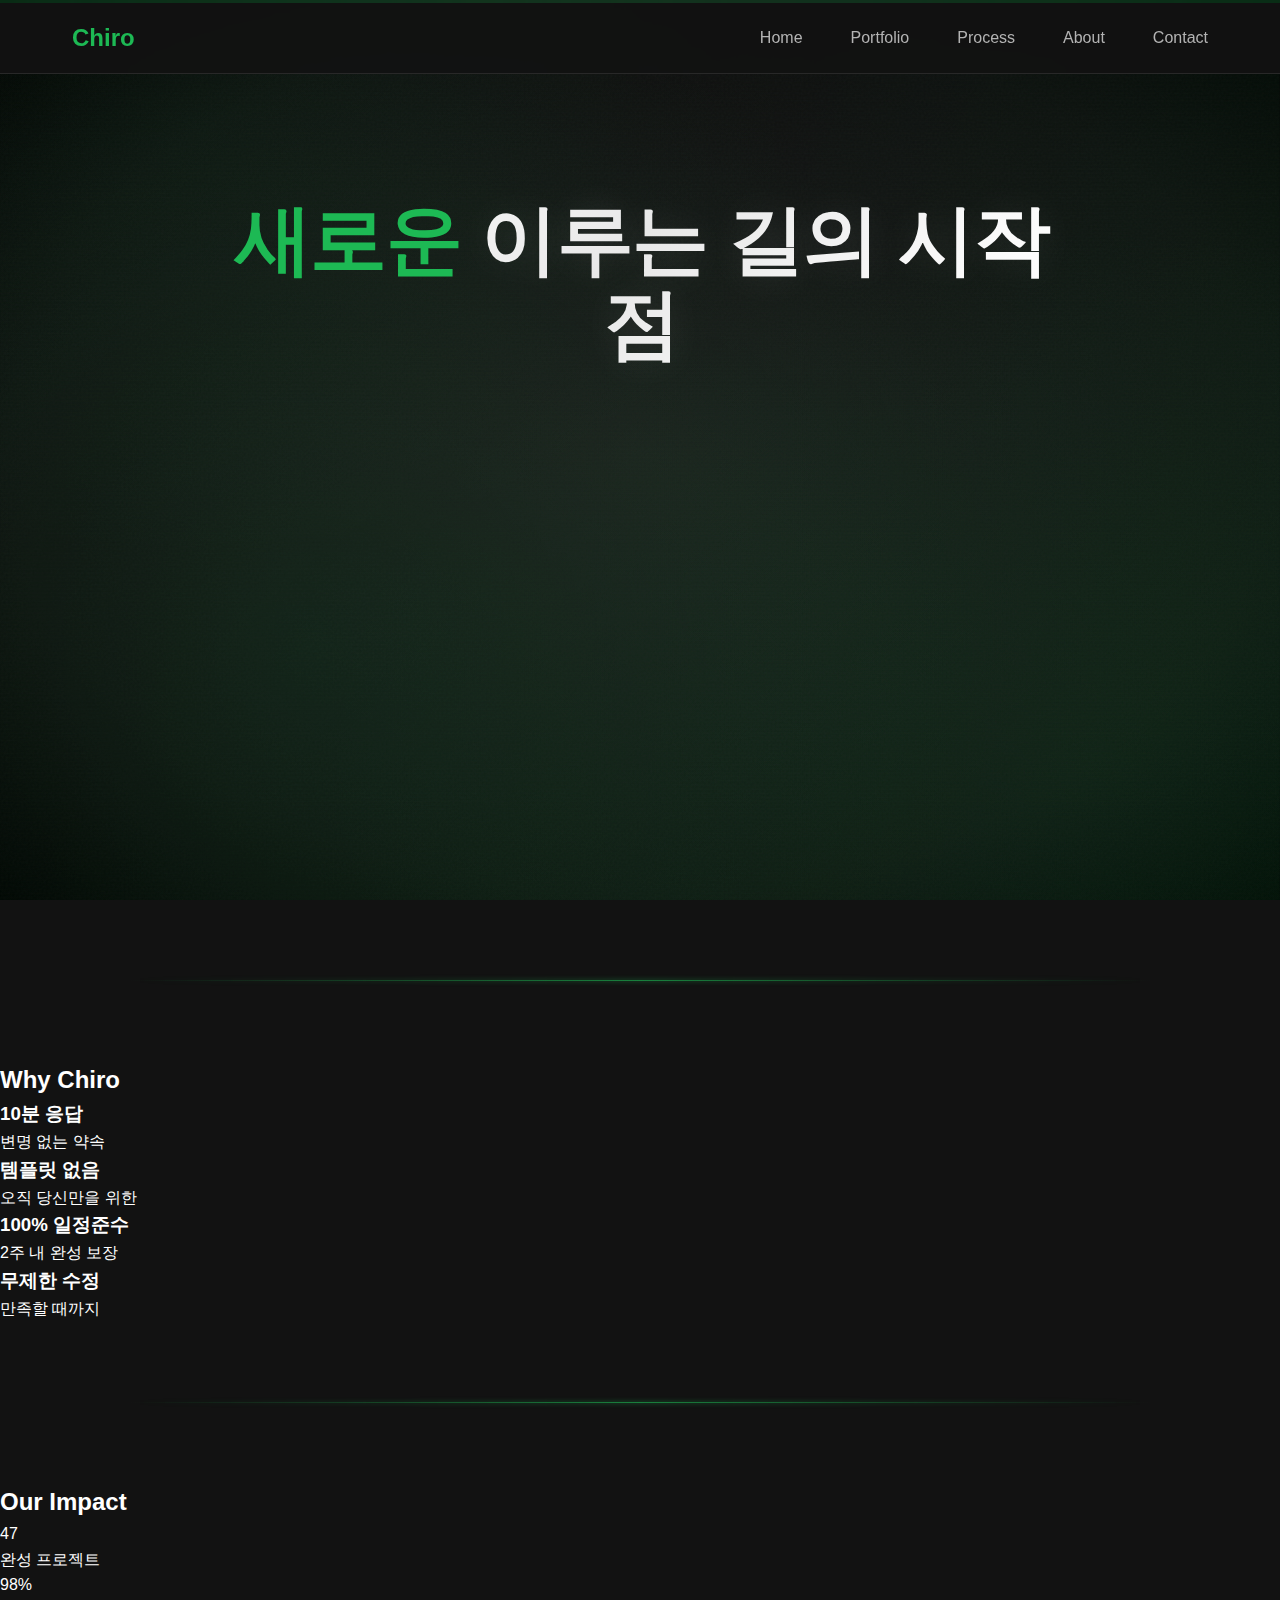
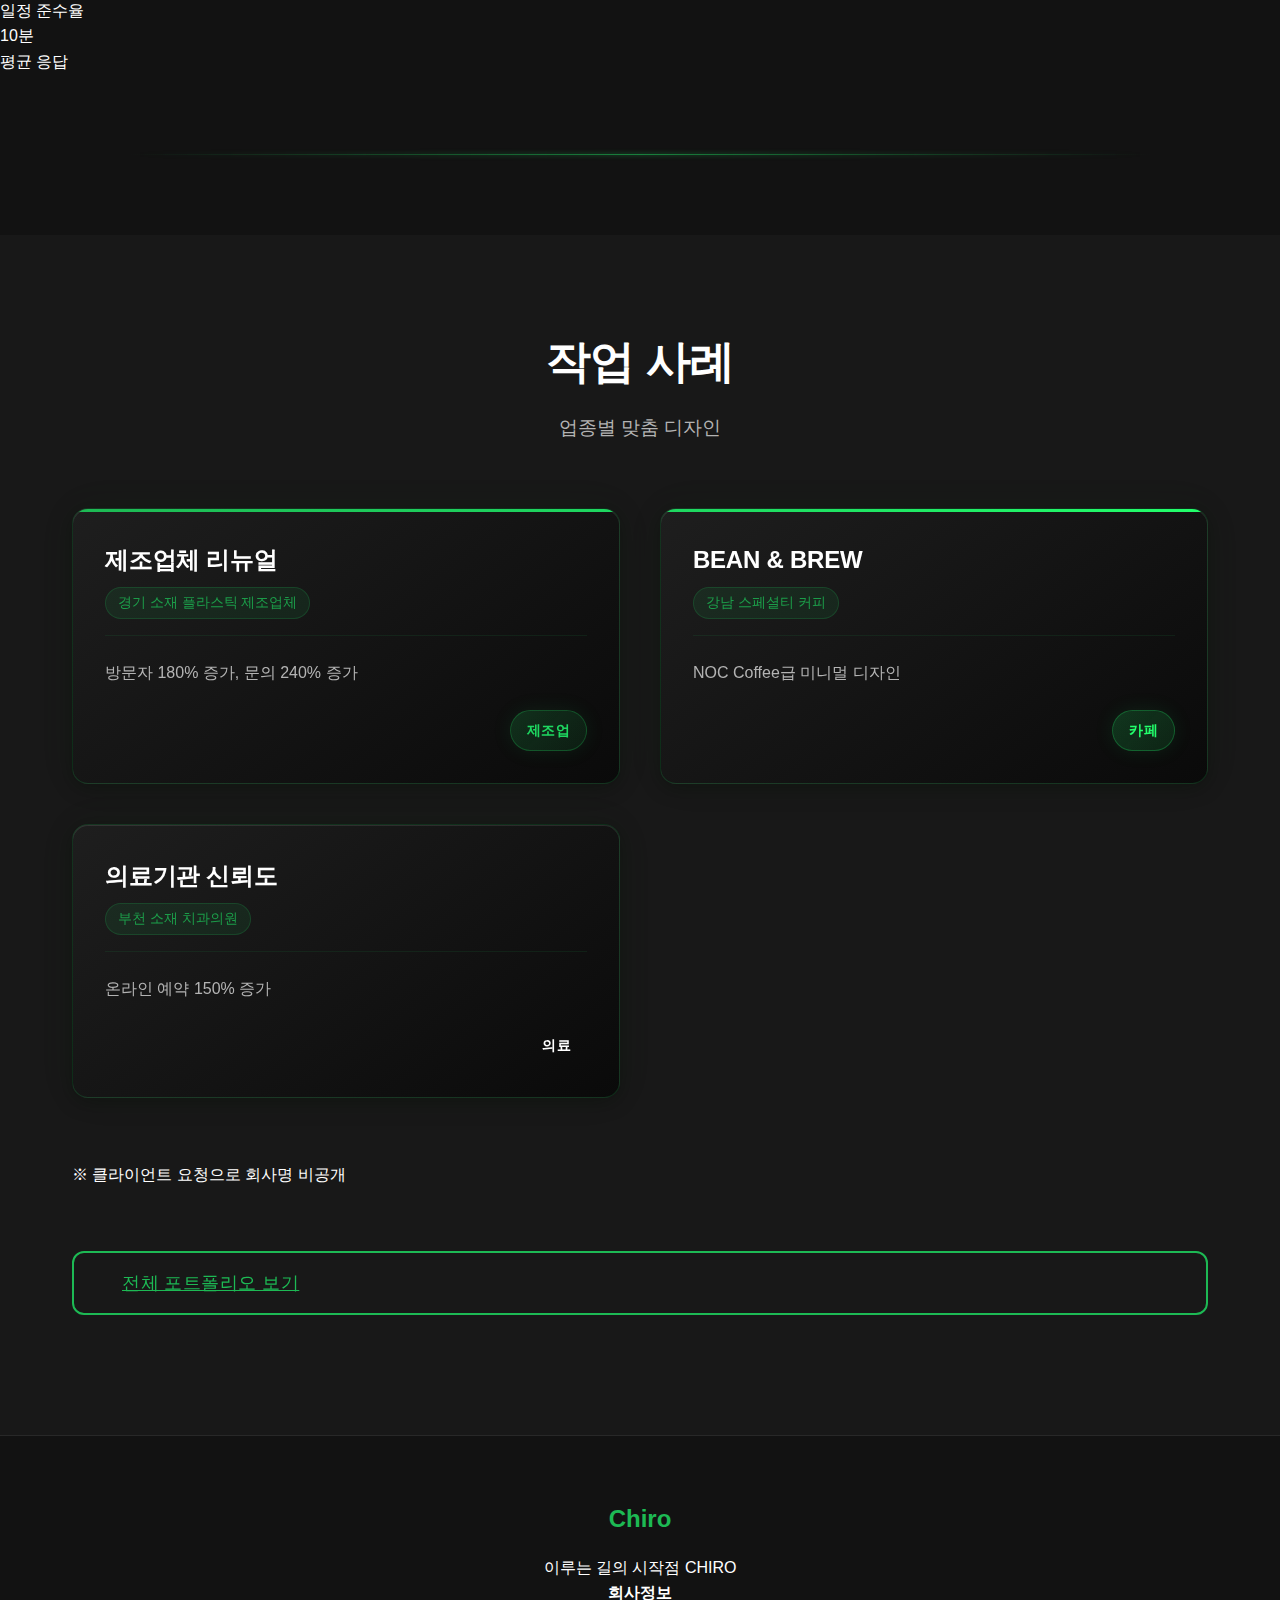
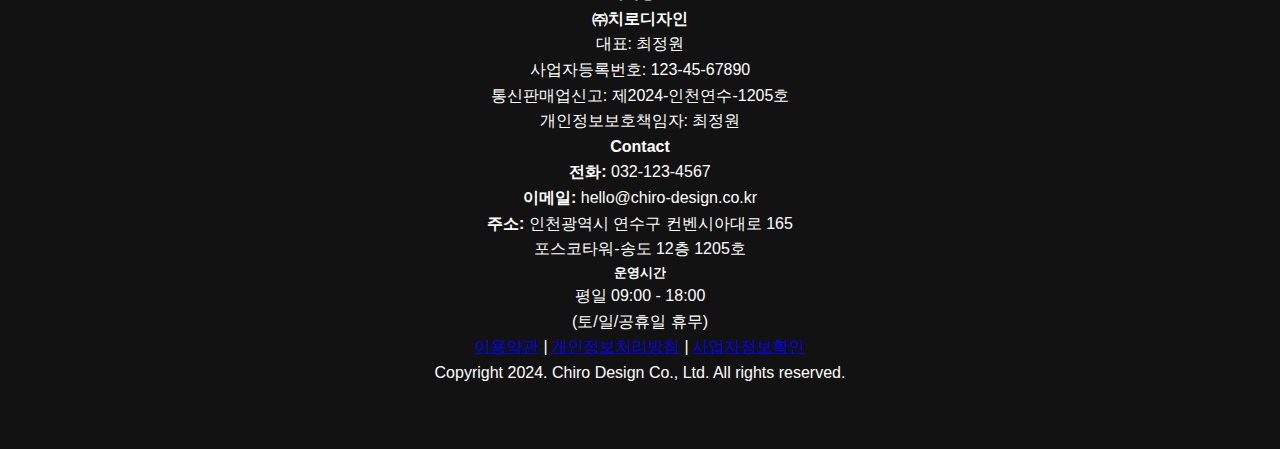
<file: index.html>
<!DOCTYPE html>
<html lang="ko">
<head>
    <meta charset="UTF-8">
    <meta name="viewport" content="width=device-width, initial-scale=1.0">
    <title>Chiro - 홈페이지 리모델링 전문</title>
    <link rel="stylesheet" href="styles.css">
</head>
<body>
    <!-- 스크롤 진행 바 -->
    <div class="scroll-progress">
        <div class="progress-bar"></div>
    </div>
    <header class="header">
        <nav class="nav">
            <div class="nav__logo">
                <span class="logo">Chiro</span>
            </div>
            <ul class="nav__menu">
                <li><a href="index.html" class="nav__link">Home</a></li>
                <li><a href="portfolio.html" class="nav__link">Portfolio</a></li>
                <li><a href="process.html" class="nav__link">Process</a></li>
                <li><a href="about.html" class="nav__link">About</a></li>
                <li><a href="contact.html" class="nav__link">Contact</a></li>
            </ul>
        </nav>
    </header>

    <main>
        <section id="home" class="hero">
            <div class="hero__background"></div>
            <!-- Signature Graphic Elements -->
            <div class="floating-geometry floating-geometry--top-right">
                <div class="geometry-shape geometry-shape--square"></div>
                <div class="geometry-shape geometry-shape--circle"></div>
            </div>
            <div class="floating-geometry floating-geometry--bottom-left">
                <div class="geometry-shape geometry-shape--triangle"></div>
                <div class="geometry-shape geometry-shape--hexagon"></div>
            </div>
            <!-- Transformation Lines -->
            <div class="transformation-lines">
                <svg class="transform-line transform-line--left" viewBox="0 0 200 400">
                    <path class="line-path" d="M50,50 Q150,200 50,350" stroke="url(#greenGradient)" stroke-width="2" fill="none"/>
                    <defs>
                        <linearGradient id="greenGradient" x1="0%" y1="0%" x2="0%" y2="100%">
                            <stop offset="0%" style="stop-color:#1DB954;stop-opacity:0.3"/>
                            <stop offset="50%" style="stop-color:#1ed760;stop-opacity:0.6"/>
                            <stop offset="100%" style="stop-color:#22ff6b;stop-opacity:0.2"/>
                        </linearGradient>
                    </defs>
                </svg>
                <svg class="transform-line transform-line--right" viewBox="0 0 200 400">
                    <path class="line-path" d="M150,50 Q50,200 150,350" stroke="url(#greenGradient2)" stroke-width="2" fill="none"/>
                    <defs>
                        <linearGradient id="greenGradient2" x1="0%" y1="0%" x2="0%" y2="100%">
                            <stop offset="0%" style="stop-color:#22ff6b;stop-opacity:0.2"/>
                            <stop offset="50%" style="stop-color:#1ed760;stop-opacity:0.6"/>
                            <stop offset="100%" style="stop-color:#1DB954;stop-opacity:0.3"/>
                        </linearGradient>
                    </defs>
                </svg>
            </div>
            <div class="hero__content">
                <h1 class="hero__title"><span class="morphing-word">혁신을</span> 이루는 길의 시작점</h1>
                <p class="hero__subtitle">
                    브랜드의 진정한 가치를 디지털로 구현하는 전문가<br>
                    <span class="hero__subtitle-en">We don't just build websites. We create transformation.</span>
                </p>
                <button class="hero__cta" id="heroCtaBtn">
                    <span class="btn-text">프로젝트 시작하기</span>
                    <span class="btn-loading">상담 페이지로 이동 중...</span>
                </button>
                
                <div class="trust-badges">
                    <div class="badge" data-aos="fade-up" data-aos-delay="0">
                        <span class="number" data-target="47">0</span>
                        <span class="label">완료 프로젝트</span>
                    </div>
                    <div class="badge" data-aos="fade-up" data-aos-delay="200">
                        <span class="number" data-target="10">0</span>
                        <span class="label">평균 회신 시간</span>
                    </div>
                    <div class="badge" data-aos="fade-up" data-aos-delay="400">
                        <span class="number">100%</span>
                        <span class="label">일정 준수율</span>
                    </div>
                </div>
            </div>
        </section>

        <!-- 섹션 구분선 -->
        <div class="section-divider"></div>

        <section class="why-chiro-minimal" id="why-chiro-section">
            <div class="minimal-container">
                <h2 class="minimal-title">Why Chiro</h2>
                <div class="minimal-grid">
                    <div class="minimal-card">
                        <h3>10분 응답</h3>
                        <p>변명 없는 약속</p>
                    </div>
                    <div class="minimal-card">
                        <h3>템플릿 없음</h3>
                        <p>오직 당신만을 위한</p>
                    </div>
                    <div class="minimal-card">
                        <h3>100% 일정준수</h3>
                        <p>2주 내 완성 보장</p>
                    </div>
                    <div class="minimal-card">
                        <h3>무제한 수정</h3>
                        <p>만족할 때까지</p>
                    </div>
                </div>
            </div>
        </section>

        <!-- 섹션 구분선 -->
        <div class="section-divider"></div>

        <section class="impact-minimal" id="our-impact-section">
            <div class="minimal-container">
                <h2 class="minimal-title">Our Impact</h2>
                <div class="numbers-grid">
                    <div class="number-item">
                        <div class="big-number">47</div>
                        <div class="number-label">완성 프로젝트</div>
                    </div>
                    <div class="number-item">
                        <div class="big-number">98%</div>
                        <div class="number-label">일정 준수율</div>
                    </div>
                    <div class="number-item">
                        <div class="big-number">10분</div>
                        <div class="number-label">평균 응답</div>
                    </div>
                </div>
            </div>
        </section>

        <!-- 섹션 구분선 -->
        <div class="section-divider"></div>

        <section class="portfolio-preview">
            <div class="container">
                <h2 class="section__title">작업 사례</h2>
                <p class="section__subtitle">업종별 맞춤 디자인</p>
                <div class="portfolio-grid">
                    <div class="portfolio-card card-primary">
                        <div class="card-header">
                            <h3>제조업체 리뉴얼</h3>
                            <span class="project-type">경기 소재 플라스틱 제조업체</span>
                        </div>
                        <div class="card-content">
                            <p>방문자 180% 증가, 문의 240% 증가</p>
                        </div>
                        <div class="card-footer">
                            <span class="result-badge success">제조업</span>
                        </div>
                    </div>
                    <div class="portfolio-card card-secondary" data-demo-url="poli_cafe_1/index.html">
                        <div class="card-header">
                            <h3>BEAN & BREW</h3>
                            <span class="project-type">강남 스페셜티 커피</span>
                        </div>
                        <div class="card-content">
                            <p>NOC Coffee급 미니멀 디자인</p>
                        </div>
                        <div class="card-footer">
                            <span class="result-badge premium">카페</span>
                        </div>
                    </div>
                    <div class="portfolio-card card-tertiary">
                        <div class="card-header">
                            <h3>의료기관 신뢰도</h3>
                            <span class="project-type">부천 소재 치과의원</span>
                        </div>
                        <div class="card-content">
                            <p>온라인 예약 150% 증가</p>
                        </div>
                        <div class="card-footer">
                            <span class="result-badge medical">의료</span>
                        </div>
                    </div>
                </div>
                <p class="portfolio-note">※ 클라이언트 요청으로 회사명 비공개</p>
                <a href="portfolio.html" class="portfolio__cta">전체 포트폴리오 보기</a>
            </div>
        </section>
    </main>

    <footer class="footer">
        <div class="container">
            <div class="footer__main">
                <!-- 좌측 - 브랜드 영역 -->
                <div class="footer__brand">
                    <div class="footer__logo">Chiro</div>
                    <p class="footer__tagline">이루는 길의 시작점 CHIRO</p>
                </div>
                
                <!-- 중앙 - 회사정보 영역 -->
                <div class="footer__company">
                    <h4>회사정보</h4>
                    <div class="company-details">
                        <p><strong>㈜치로디자인</strong></p>
                        <p>대표: 최정원</p>
                        <p>사업자등록번호: 123-45-67890</p>
                        <p>통신판매업신고: 제2024-인천연수-1205호</p>
                        <p>개인정보보호책임자: 최정원</p>
                    </div>
                </div>
                
                <!-- 우측 - 연락처 영역 -->
                <div class="footer__contact">
                    <h4>Contact</h4>
                    <div class="contact-details">
                        <p><strong>전화:</strong> 032-123-4567</p>
                        <p><strong>이메일:</strong> hello@chiro-design.co.kr</p>
                        <p><strong>주소:</strong> 인천광역시 연수구 컨벤시아대로 165<br>포스코타워-송도 12층 1205호</p>
                    </div>
                    <div class="operating-hours">
                        <h5>운영시간</h5>
                        <p>평일 09:00 - 18:00<br>(토/일/공휴일 휴무)</p>
                    </div>
                </div>
            </div>
            
            <!-- 하단바 - 법적고지/저작권 -->
            <div class="footer__bottom">
                <div class="footer__links">
                    <a href="#">이용약관</a>
                    <span class="divider">|</span>
                    <a href="#">개인정보처리방침</a>
                    <span class="divider">|</span>
                    <a href="#">사업자정보확인</a>
                </div>
                <div class="footer__copyright">
                    <p>Copyright 2024. Chiro Design Co., Ltd. All rights reserved.</p>
                </div>
            </div>
        </div>
    </footer>

    <script src="script.js"></script>
</body>
</html>
</file>
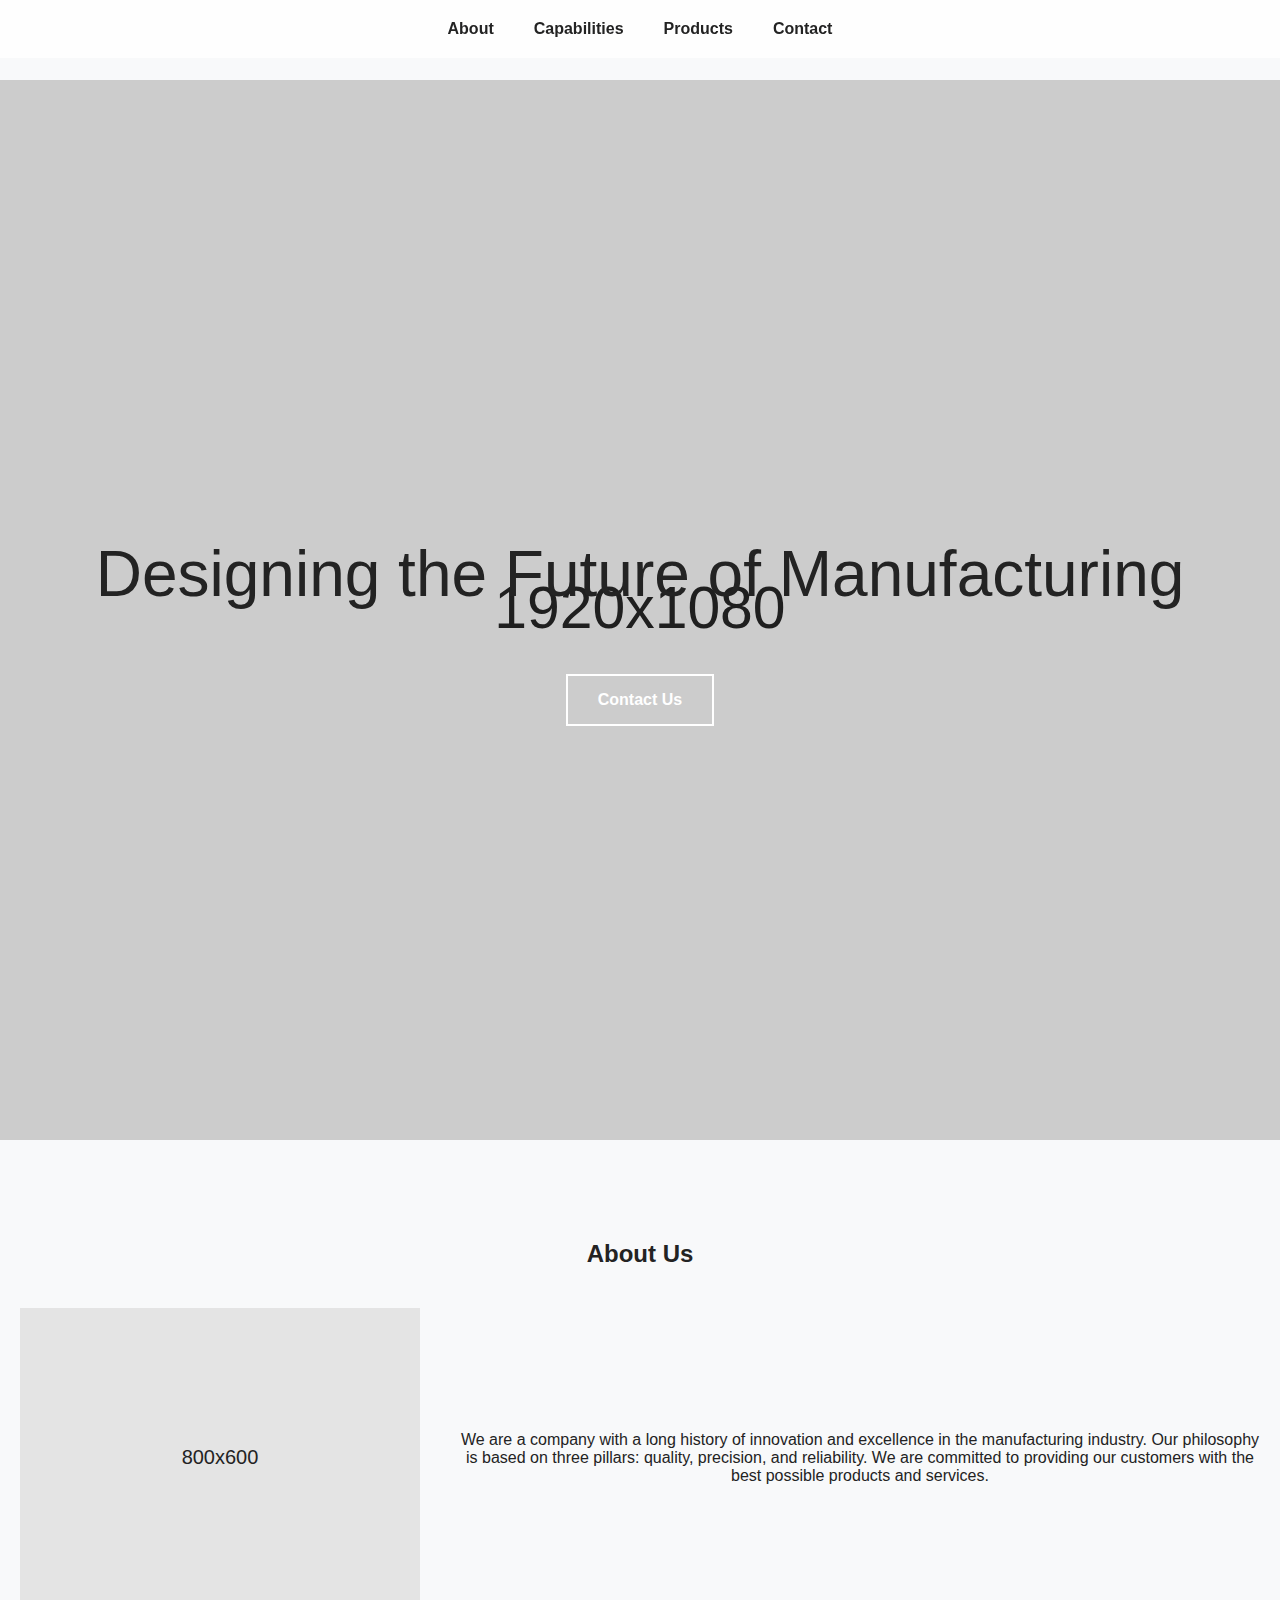
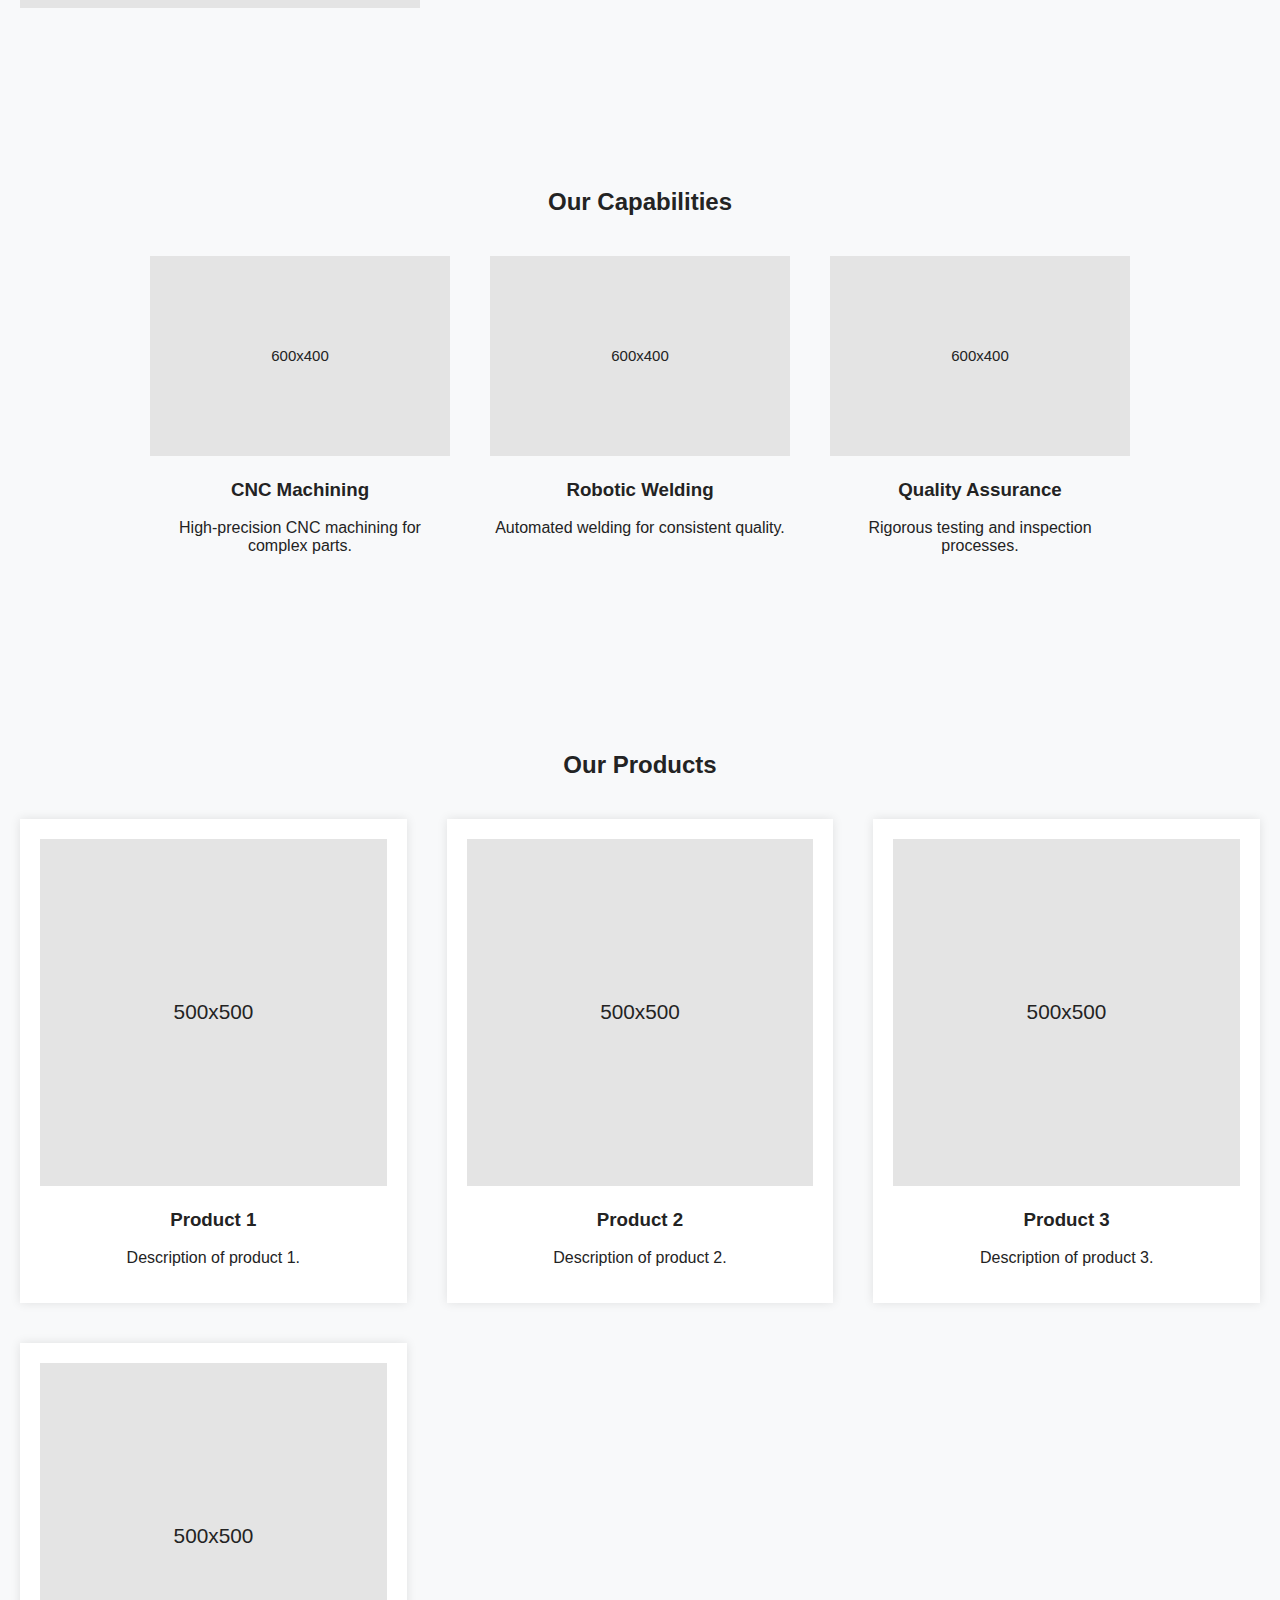
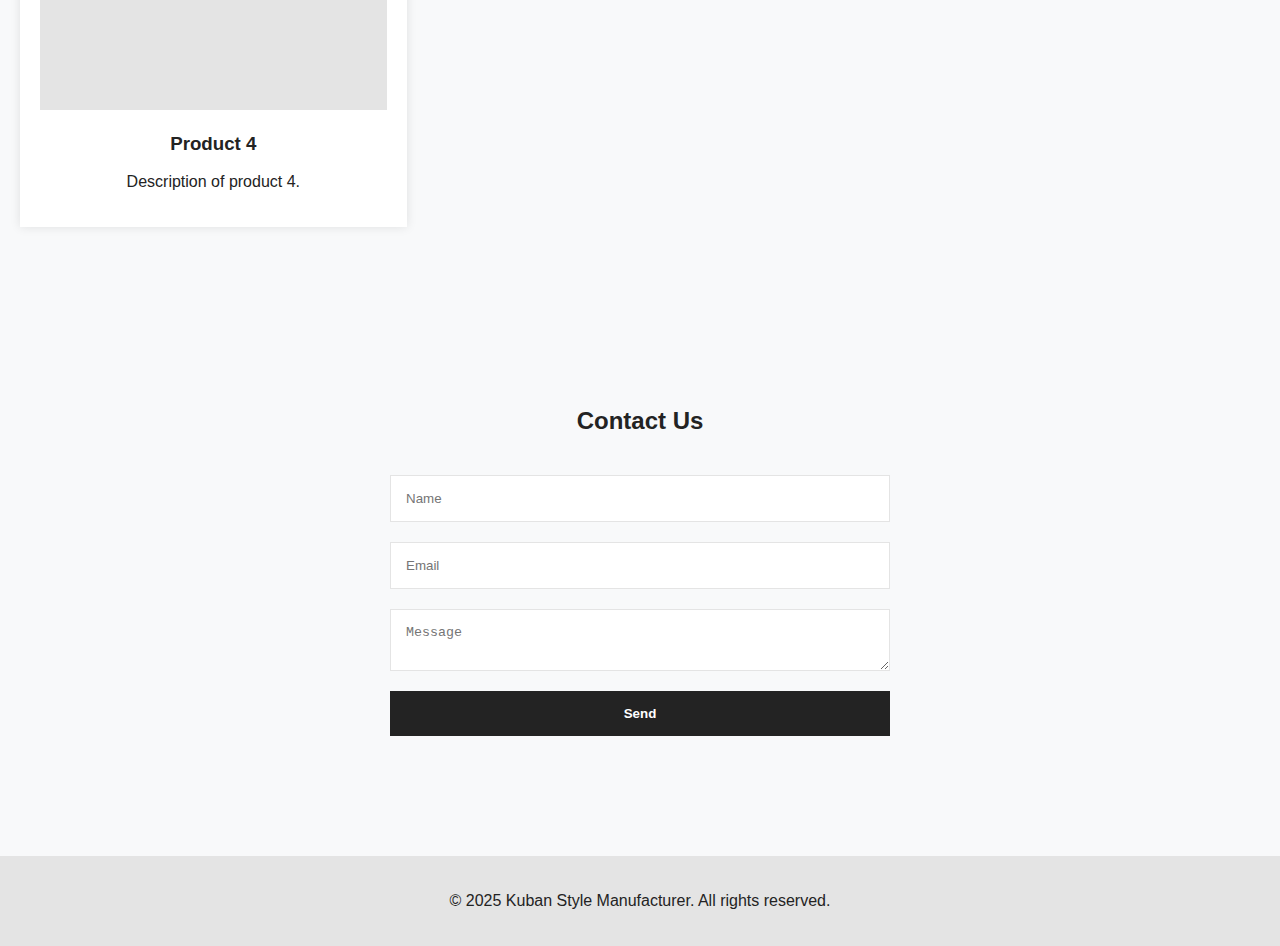
<file: poli_fac/index.html>
<!DOCTYPE html>
<html lang="ko">
<head>
    <meta charset="UTF-8">
    <meta name="viewport" content="width=device-width, initial-scale=1.0">
    <title>Kuban Style Manufacturer</title>
    <link rel="stylesheet" href="css/style.css">
</head>
<body>
    <header>
        <nav>
            <ul>
                <li><a href="#about">About</a></li>
                <li><a href="#capabilities">Capabilities</a></li>
                <li><a href="#products">Products</a></li>
                <li><a href="#contact">Contact</a></li>
            </ul>
        </nav>
    </header>
    <main>
        <section id="hero">
            <div class="hero-text">
                <h1>Designing the Future of Manufacturing</h1>
                <a href="#contact" class="cta-button">Contact Us</a>
            </div>
        </section>
        <section id="about">
            <h2>About Us</h2>
            <div class="about-content">
                <img src="images/about.svg" alt="About Us">
                <p>We are a company with a long history of innovation and excellence in the manufacturing industry. Our philosophy is based on three pillars: quality, precision, and reliability. We are committed to providing our customers with the best possible products and services.</p>
            </div>
        </section>
        <section id="capabilities">
            <h2>Our Capabilities</h2>
            <div class="capabilities-content">
                <div class="capability">
                    <img src="images/capability1.svg" alt="Capability 1">
                    <h3>CNC Machining</h3>
                    <p>High-precision CNC machining for complex parts.</p>
                </div>
                <div class="capability">
                    <img src="images/capability2.svg" alt="Capability 2">
                    <h3>Robotic Welding</h3>
                    <p>Automated welding for consistent quality.</p>
                </div>
                <div class="capability">
                    <img src="images/capability3.svg" alt="Capability 3">
                    <h3>Quality Assurance</h3>
                    <p>Rigorous testing and inspection processes.</p>
                </div>
            </div>
        </section>
        <section id="products">
            <h2>Our Products</h2>
            <div class="products-grid">
                <div class="product-card">
                    <img src="images/product1.svg" alt="Product 1">
                    <h3>Product 1</h3>
                    <p>Description of product 1.</p>
                </div>
                <div class="product-card">
                    <img src="images/product2.svg" alt="Product 2">
                    <h3>Product 2</h3>
                    <p>Description of product 2.</p>
                </div>
                <div class="product-card">
                    <img src="images/product3.svg" alt="Product 3">
                    <h3>Product 3</h3>
                    <p>Description of product 3.</p>
                </div>
                 <div class="product-card">
                    <img src="images/product4.svg" alt="Product 4">
                    <h3>Product 4</h3>
                    <p>Description of product 4.</p>
                </div>
            </div>
        </section>
        <section id="contact">
            <h2>Contact Us</h2>
            <form>
                <input type="text" placeholder="Name">
                <input type="email" placeholder="Email">
                <textarea placeholder="Message"></textarea>
                <button type="submit">Send</button>
            </form>
        </section>
    </main>
    <footer>
        <p>&copy; 2025 Kuban Style Manufacturer. All rights reserved.</p>
    </footer>
    <script src="js/main.js"></script>
</body>
</html>
</file>
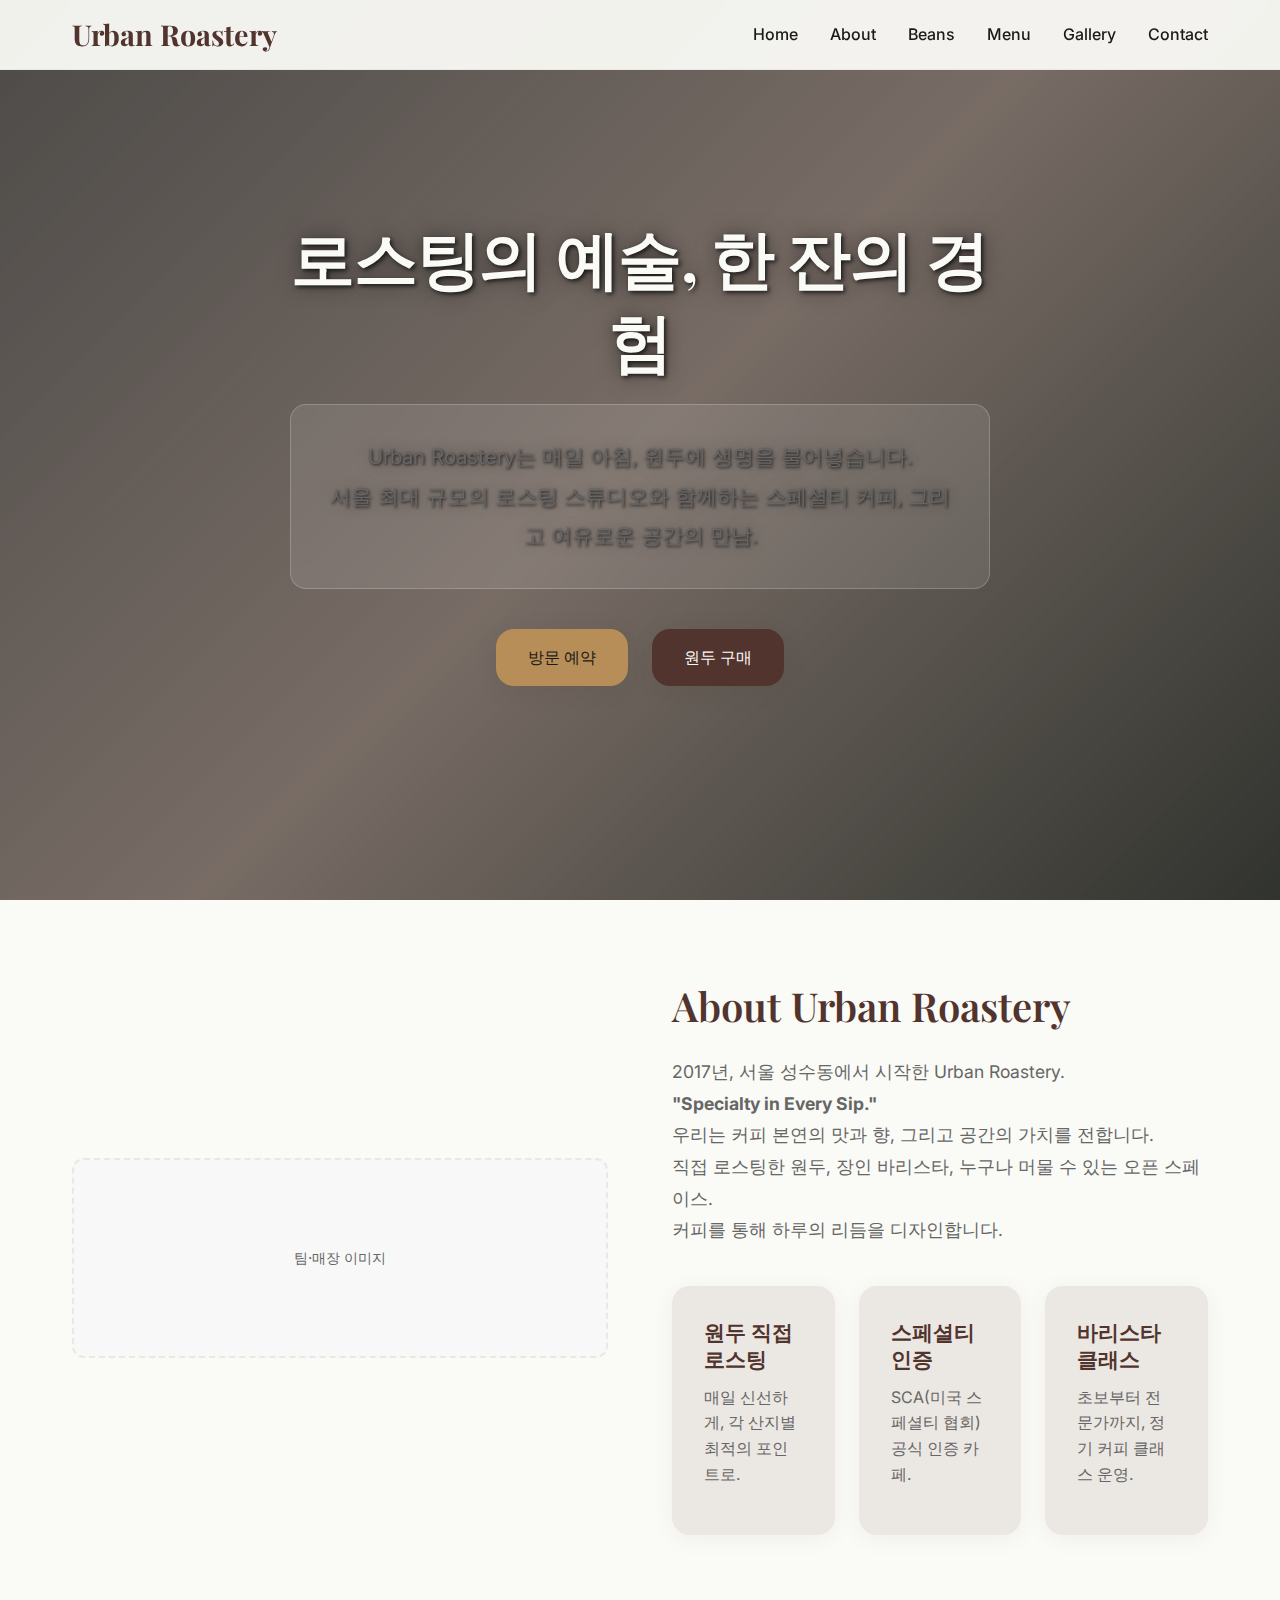
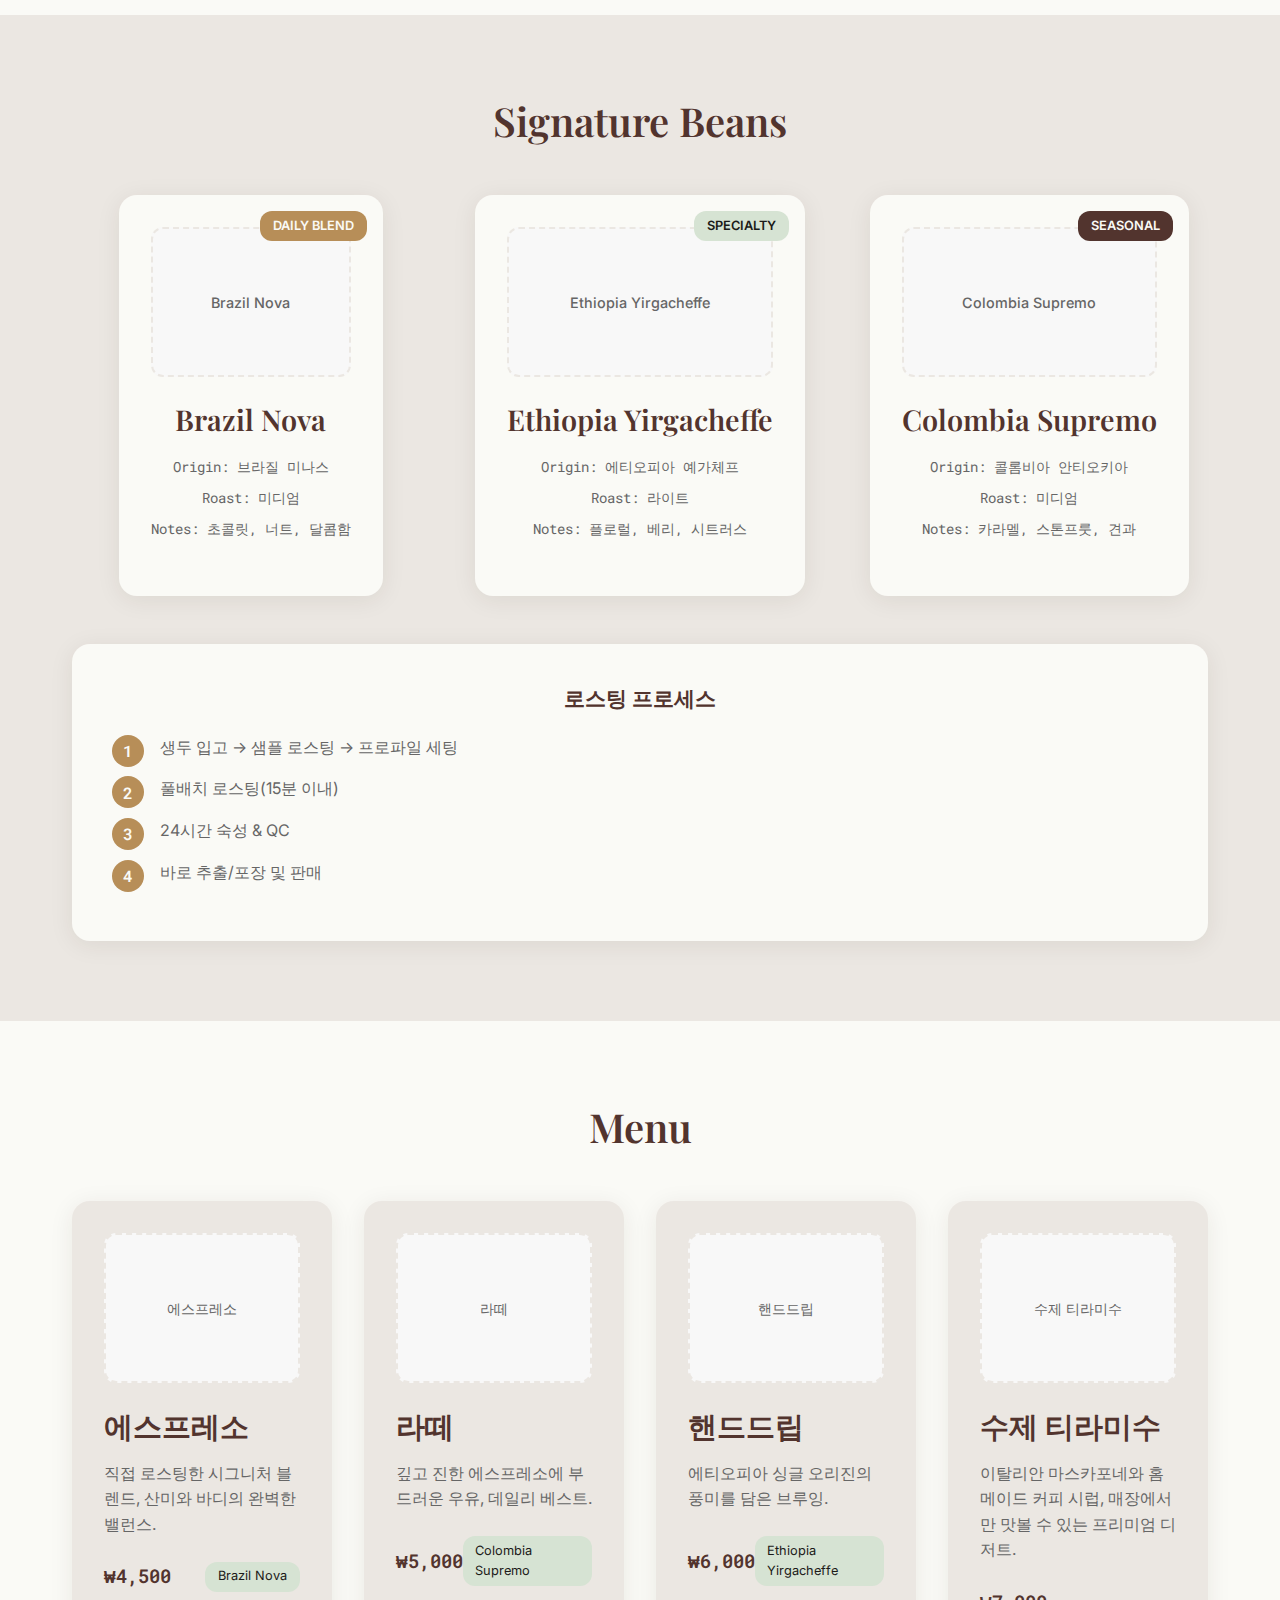
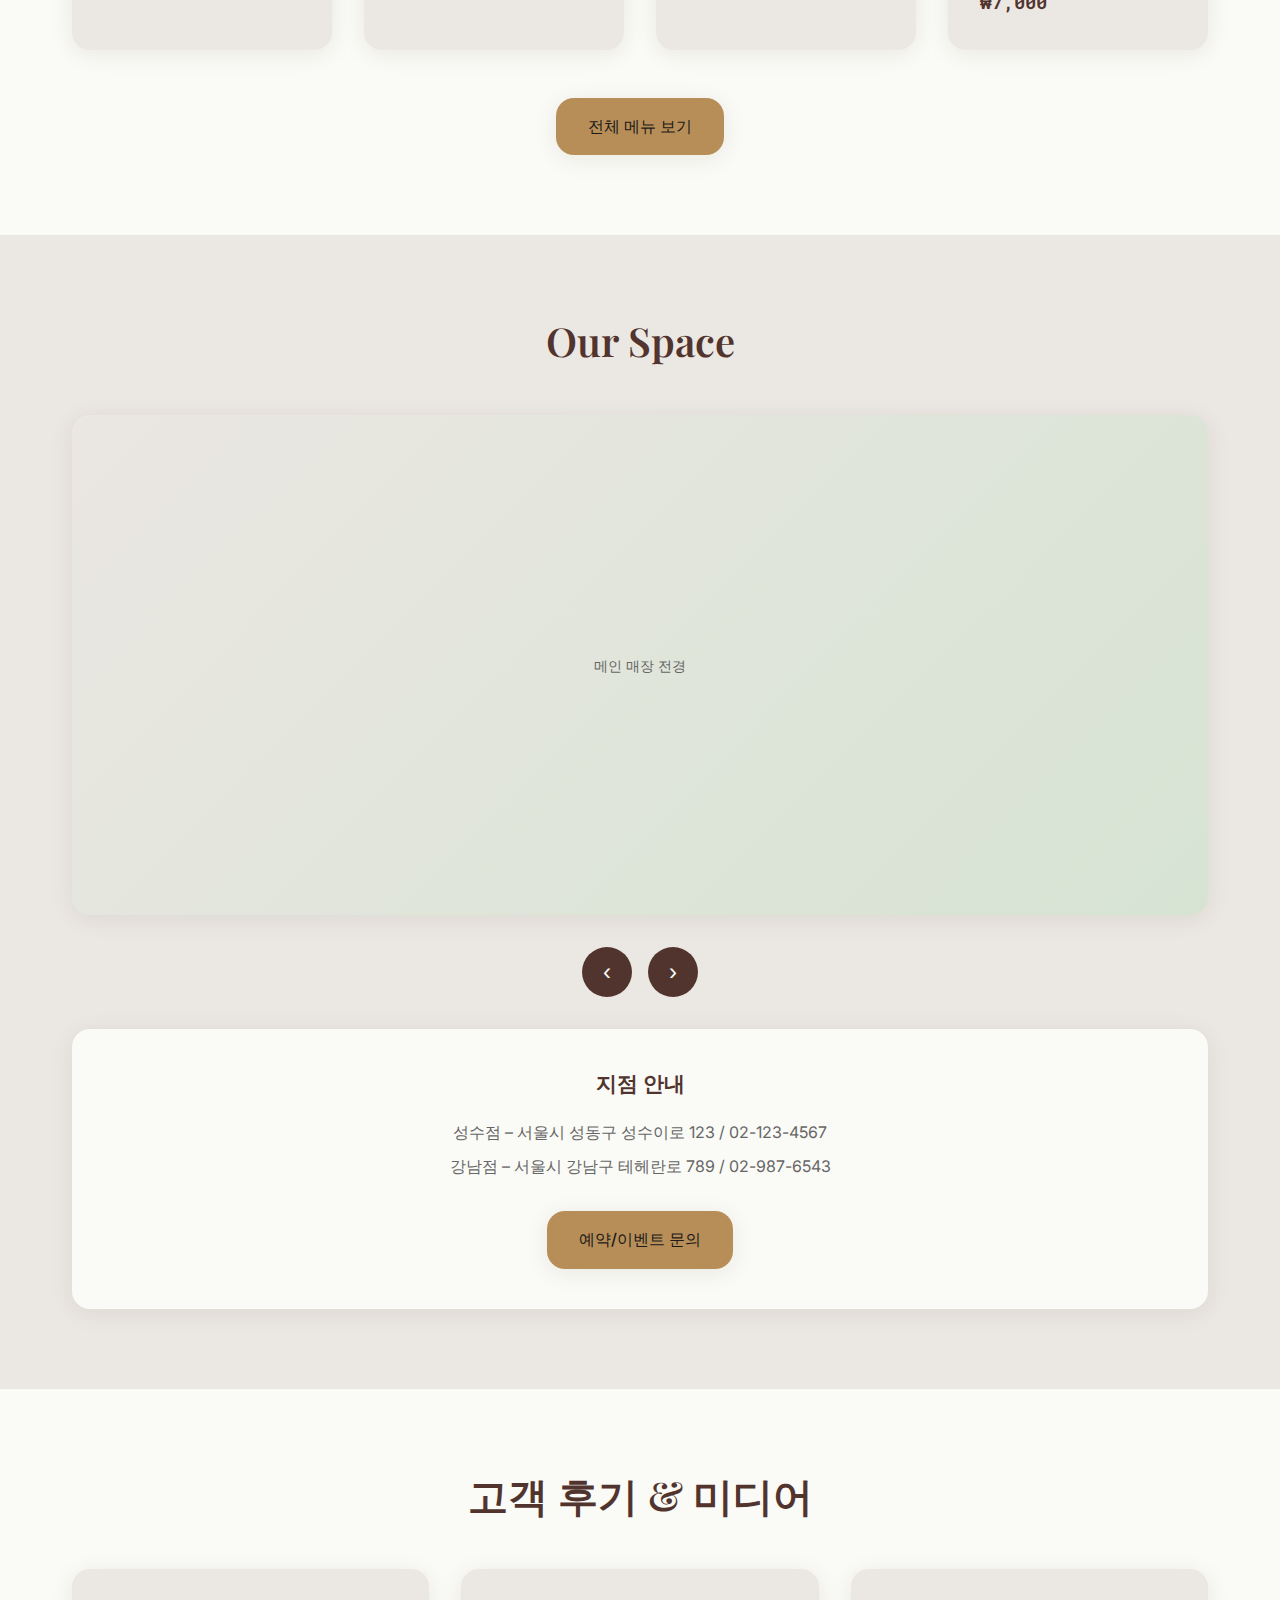
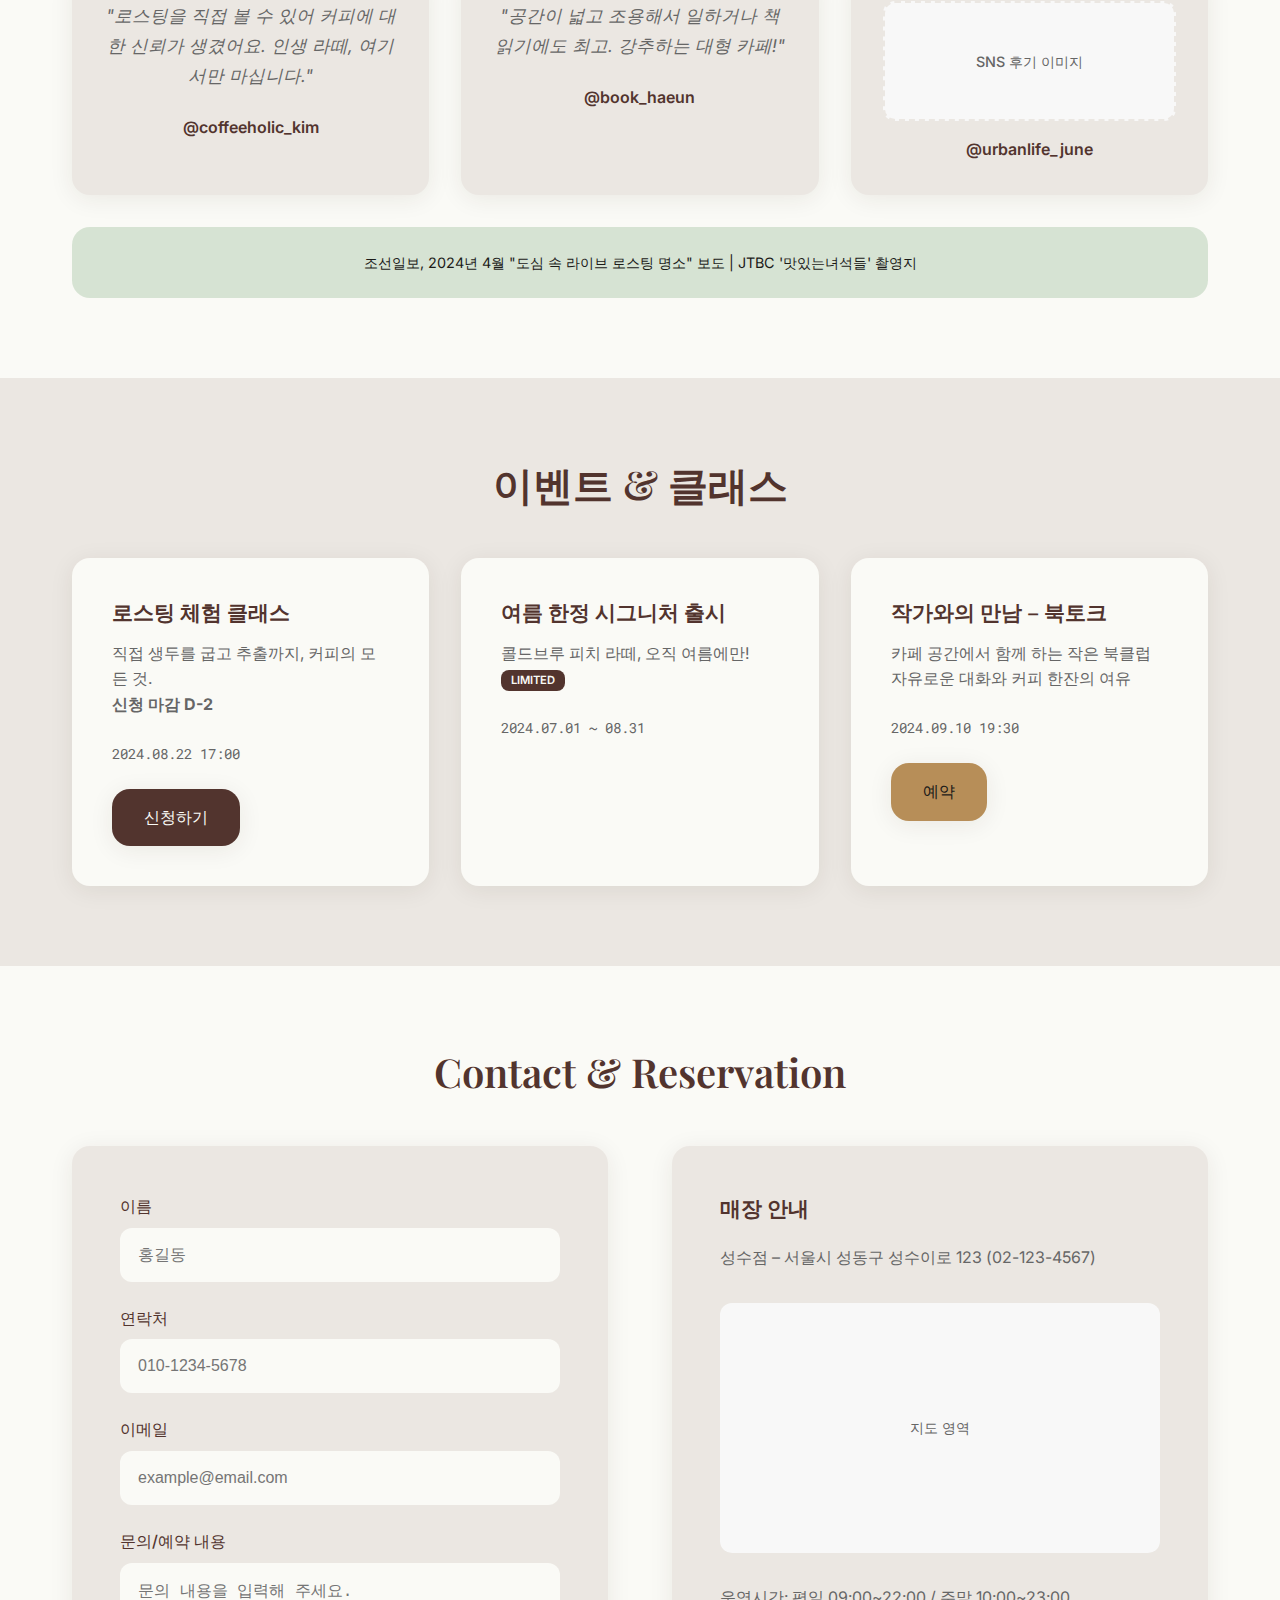
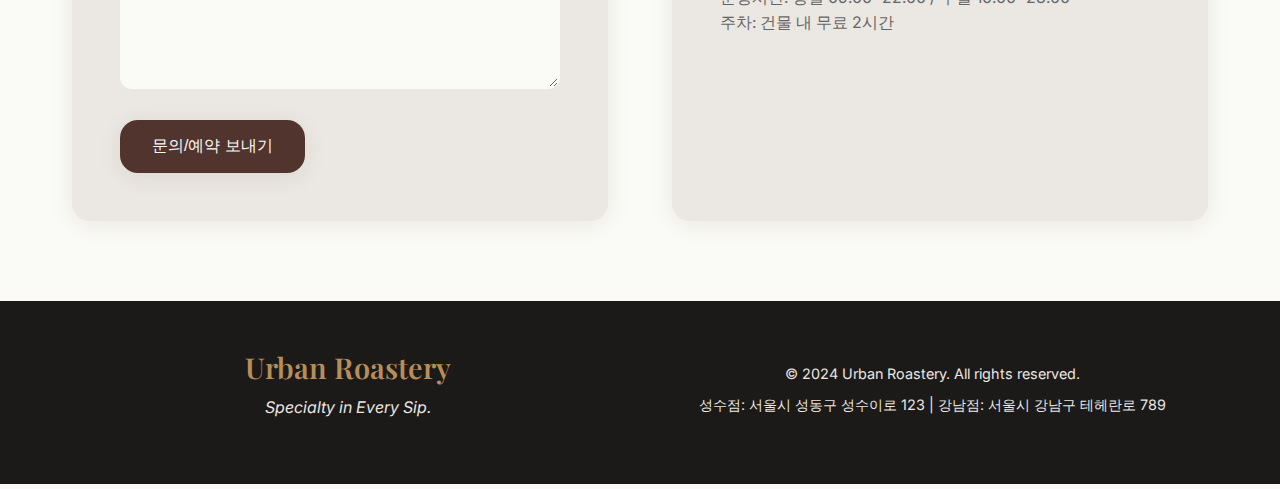
<file: poli_cafe_2/src/index.html>
<!DOCTYPE html>
<html lang="ko">
<head>
    <meta charset="UTF-8">
    <meta name="viewport" content="width=device-width, initial-scale=1.0">
    <title>Urban Roastery - 로스팅의 예술, 한 잔의 경험</title>
    <meta name="description" content="서울 최대 규모의 로스팅 스튜디오와 함께하는 스페셜티 커피, 그리고 여유로운 공간의 만남">
    
    <!-- Fonts -->
    <link rel="preconnect" href="https://fonts.googleapis.com">
    <link rel="preconnect" href="https://fonts.gstatic.com" crossorigin>
    <link href="https://fonts.googleapis.com/css2?family=Playfair+Display:wght@400;600;700&family=Inter:wght@300;400;500;600&family=Roboto+Mono:wght@400;600&display=swap" rel="stylesheet">
    
    <link rel="stylesheet" href="css/styles.css">
</head>
<body>
    <!-- Navigation -->
    <nav class="navbar">
        <div class="nav-container">
            <div class="nav-logo">
                <h1>Urban Roastery</h1>
            </div>
            <div class="nav-menu">
                <a href="#home">Home</a>
                <a href="#about">About</a>
                <a href="#beans">Beans</a>
                <a href="#menu">Menu</a>
                <a href="#gallery">Gallery</a>
                <a href="#contact">Contact</a>
            </div>
        </div>
    </nav>

    <!-- Hero Section -->
    <section id="home" class="hero">
        <div class="hero-bg">
            <div class="hero-overlay"></div>
        </div>
        <div class="hero-content">
            <h1 class="hero-title">로스팅의 예술, 한 잔의 경험</h1>
            <p class="hero-subtitle">
                Urban Roastery는 매일 아침, 원두에 생명을 불어넣습니다.<br>
                서울 최대 규모의 로스팅 스튜디오와 함께하는 스페셜티 커피, 
                그리고 여유로운 공간의 만남.
            </p>
            <div class="hero-cta">
                <a href="#reserve" class="btn btn-wood">방문 예약</a>
                <a href="#shop" class="btn btn-brown">원두 구매</a>
            </div>
        </div>
    </section>

    <!-- About Section -->
    <section id="about" class="about">
        <div class="container">
            <div class="about-grid">
                <div class="about-img">
                    <div class="img-placeholder">
                        <span>팀·매장 이미지</span>
                    </div>
                </div>
                <div class="about-content">
                    <h2>About Urban Roastery</h2>
                    <p class="about-description">
                        2017년, 서울 성수동에서 시작한 Urban Roastery.<br>
                        <strong>"Specialty in Every Sip."</strong><br>
                        우리는 커피 본연의 맛과 향, 그리고 공간의 가치를 전합니다.<br>
                        직접 로스팅한 원두, 장인 바리스타, 누구나 머물 수 있는 오픈 스페이스.<br>
                        커피를 통해 하루의 리듬을 디자인합니다.
                    </p>
                    <div class="brand-cards">
                        <div class="card">
                            <h4>원두 직접 로스팅</h4>
                            <p>매일 신선하게, 각 산지별 최적의 포인트로.</p>
                        </div>
                        <div class="card">
                            <h4>스페셜티 인증</h4>
                            <p>SCA(미국 스페셜티 협회) 공식 인증 카페.</p>
                        </div>
                        <div class="card">
                            <h4>바리스타 클래스</h4>
                            <p>초보부터 전문가까지, 정기 커피 클래스 운영.</p>
                        </div>
                    </div>
                </div>
            </div>
        </div>
    </section>

    <!-- Beans Section -->
    <section id="beans" class="beans">
        <div class="container">
            <h2 class="section-title">Signature Beans</h2>
            <div class="bean-grid">
                <div class="bean-card">
                    <div class="bean-img">
                        <div class="img-placeholder">Brazil Nova</div>
                    </div>
                    <h3>Brazil Nova</h3>
                    <ul class="bean-info">
                        <li>Origin: 브라질 미나스</li>
                        <li>Roast: 미디엄</li>
                        <li>Notes: 초콜릿, 너트, 달콤함</li>
                    </ul>
                    <span class="bean-label daily">Daily Blend</span>
                </div>
                <div class="bean-card">
                    <div class="bean-img">
                        <div class="img-placeholder">Ethiopia Yirgacheffe</div>
                    </div>
                    <h3>Ethiopia Yirgacheffe</h3>
                    <ul class="bean-info">
                        <li>Origin: 에티오피아 예가체프</li>
                        <li>Roast: 라이트</li>
                        <li>Notes: 플로럴, 베리, 시트러스</li>
                    </ul>
                    <span class="bean-label specialty">Specialty</span>
                </div>
                <div class="bean-card">
                    <div class="bean-img">
                        <div class="img-placeholder">Colombia Supremo</div>
                    </div>
                    <h3>Colombia Supremo</h3>
                    <ul class="bean-info">
                        <li>Origin: 콜롬비아 안티오키아</li>
                        <li>Roast: 미디엄</li>
                        <li>Notes: 카라멜, 스톤프룻, 견과</li>
                    </ul>
                    <span class="bean-label seasonal">Seasonal</span>
                </div>
            </div>
            <div class="roast-process">
                <h4>로스팅 프로세스</h4>
                <ol class="process-steps">
                    <li>생두 입고 → 샘플 로스팅 → 프로파일 세팅</li>
                    <li>풀배치 로스팅(15분 이내)</li>
                    <li>24시간 숙성 & QC</li>
                    <li>바로 추출/포장 및 판매</li>
                </ol>
            </div>
        </div>
    </section>

    <!-- Menu Section -->
    <section id="menu" class="menu">
        <div class="container">
            <h2 class="section-title">Menu</h2>
            <div class="menu-grid">
                <div class="menu-card">
                    <div class="menu-img">
                        <div class="img-placeholder">에스프레소</div>
                    </div>
                    <h3>에스프레소</h3>
                    <p>직접 로스팅한 시그니처 블렌드, 산미와 바디의 완벽한 밸런스.</p>
                    <div class="menu-info">
                        <span class="price">₩4,500</span>
                        <span class="bean-ref">Brazil Nova</span>
                    </div>
                </div>
                <div class="menu-card">
                    <div class="menu-img">
                        <div class="img-placeholder">라떼</div>
                    </div>
                    <h3>라떼</h3>
                    <p>깊고 진한 에스프레소에 부드러운 우유, 데일리 베스트.</p>
                    <div class="menu-info">
                        <span class="price">₩5,000</span>
                        <span class="bean-ref">Colombia Supremo</span>
                    </div>
                </div>
                <div class="menu-card">
                    <div class="menu-img">
                        <div class="img-placeholder">핸드드립</div>
                    </div>
                    <h3>핸드드립</h3>
                    <p>에티오피아 싱글 오리진의 풍미를 담은 브루잉.</p>
                    <div class="menu-info">
                        <span class="price">₩6,000</span>
                        <span class="bean-ref">Ethiopia Yirgacheffe</span>
                    </div>
                </div>
                <div class="menu-card">
                    <div class="menu-img">
                        <div class="img-placeholder">수제 티라미수</div>
                    </div>
                    <h3>수제 티라미수</h3>
                    <p>이탈리안 마스카포네와 홈메이드 커피 시럽, 매장에서만 맛볼 수 있는 프리미엄 디저트.</p>
                    <div class="menu-info">
                        <span class="price">₩7,000</span>
                    </div>
                </div>
            </div>
            <div class="menu-more">
                <a href="menu.html" class="btn btn-wood">전체 메뉴 보기</a>
            </div>
        </div>
    </section>

    <!-- Gallery Section -->
    <section id="gallery" class="gallery">
        <div class="container">
            <h2 class="section-title">Our Space</h2>
            <div class="gallery-slider">
                <div class="gallery-slide active">
                    <div class="img-placeholder">메인 매장 전경</div>
                </div>
                <div class="gallery-slide">
                    <div class="img-placeholder">커피 바</div>
                </div>
                <div class="gallery-slide">
                    <div class="img-placeholder">로스팅룸</div>
                </div>
                <div class="gallery-slide">
                    <div class="img-placeholder">테라스/플랜트</div>
                </div>
            </div>
            <div class="gallery-controls">
                <button class="gallery-btn prev" onclick="changeSlide(-1)">‹</button>
                <button class="gallery-btn next" onclick="changeSlide(1)">›</button>
            </div>
            <div class="store-info">
                <h4>지점 안내</h4>
                <ul>
                    <li>성수점 – 서울시 성동구 성수이로 123 / 02-123-4567</li>
                    <li>강남점 – 서울시 강남구 테헤란로 789 / 02-987-6543</li>
                </ul>
                <a href="#reserve" class="btn btn-wood">예약/이벤트 문의</a>
            </div>
        </div>
    </section>

    <!-- Review Section -->
    <section class="review">
        <div class="container">
            <h2 class="section-title">고객 후기 & 미디어</h2>
            <div class="review-grid">
                <div class="review-card">
                    <p>"로스팅을 직접 볼 수 있어 커피에 대한 신뢰가 생겼어요. 인생 라떼, 여기서만 마십니다."</p>
                    <span class="reviewer">@coffeeholic_kim</span>
                </div>
                <div class="review-card">
                    <p>"공간이 넓고 조용해서 일하거나 책 읽기에도 최고. 강추하는 대형 카페!"</p>
                    <span class="reviewer">@book_haeun</span>
                </div>
                <div class="review-card media">
                    <div class="img-placeholder">SNS 후기 이미지</div>
                    <span class="reviewer">@urbanlife_june</span>
                </div>
            </div>
            <div class="media-bar">
                <span>조선일보, 2024년 4월 "도심 속 라이브 로스팅 명소" 보도</span> |
                <span>JTBC '맛있는녀석들' 촬영지</span>
            </div>
        </div>
    </section>

    <!-- Event Section -->
    <section class="event">
        <div class="container">
            <h2 class="section-title">이벤트 & 클래스</h2>
            <div class="event-list">
                <div class="event-card">
                    <h4>로스팅 체험 클래스</h4>
                    <p>직접 생두를 굽고 추출까지, 커피의 모든 것.<br>
                       <strong>신청 마감 D-2</strong></p>
                    <span class="event-date">2024.08.22 17:00</span>
                    <a href="#apply" class="btn btn-brown">신청하기</a>
                </div>
                <div class="event-card">
                    <h4>여름 한정 시그니처 출시</h4>
                    <p>콜드브루 피치 라떼, 오직 여름에만!  
                       <span class="event-badge">Limited</span>
                    </p>
                    <span class="event-date">2024.07.01 ~ 08.31</span>
                </div>
                <div class="event-card">
                    <h4>작가와의 만남 – 북토크</h4>
                    <p>카페 공간에서 함께 하는 작은 북클럽<br>
                       자유로운 대화와 커피 한잔의 여유</p>
                    <span class="event-date">2024.09.10 19:30</span>
                    <a href="#reserve" class="btn btn-wood">예약</a>
                </div>
            </div>
        </div>
    </section>

    <!-- Contact Section -->
    <section id="contact" class="contact">
        <div class="container">
            <h2 class="section-title">Contact & Reservation</h2>
            <div class="contact-grid">
                <form class="contact-form">
                    <div class="form-group">
                        <label for="name">이름</label>
                        <input type="text" id="name" name="name" placeholder="홍길동" required>
                    </div>
                    <div class="form-group">
                        <label for="phone">연락처</label>
                        <input type="tel" id="phone" name="phone" placeholder="010-1234-5678" required>
                    </div>
                    <div class="form-group">
                        <label for="email">이메일</label>
                        <input type="email" id="email" name="email" placeholder="example@email.com">
                    </div>
                    <div class="form-group">
                        <label for="message">문의/예약 내용</label>
                        <textarea id="message" name="message" rows="5" placeholder="문의 내용을 입력해 주세요." required></textarea>
                    </div>
                    <button type="submit" class="btn btn-brown">문의/예약 보내기</button>
                </form>
                <div class="store-map">
                    <h4>매장 안내</h4>
                    <p>성수점 – 서울시 성동구 성수이로 123 (02-123-4567)</p>
                    <div class="map-embed">
                        <div class="img-placeholder">지도 영역</div>
                    </div>
                    <p>운영시간: 평일 09:00~22:00 / 주말 10:00~23:00<br>
                       주차: 건물 내 무료 2시간</p>
                </div>
            </div>
        </div>
    </section>

    <!-- Footer -->
    <footer class="footer">
        <div class="container">
            <div class="footer-content">
                <div class="footer-brand">
                    <h3>Urban Roastery</h3>
                    <p>Specialty in Every Sip.</p>
                </div>
                <div class="footer-info">
                    <p>© 2024 Urban Roastery. All rights reserved.</p>
                    <p>성수점: 서울시 성동구 성수이로 123 | 강남점: 서울시 강남구 테헤란로 789</p>
                </div>
            </div>
        </div>
    </footer>

    <script src="js/script.js"></script>
</body>
</html>
</file>
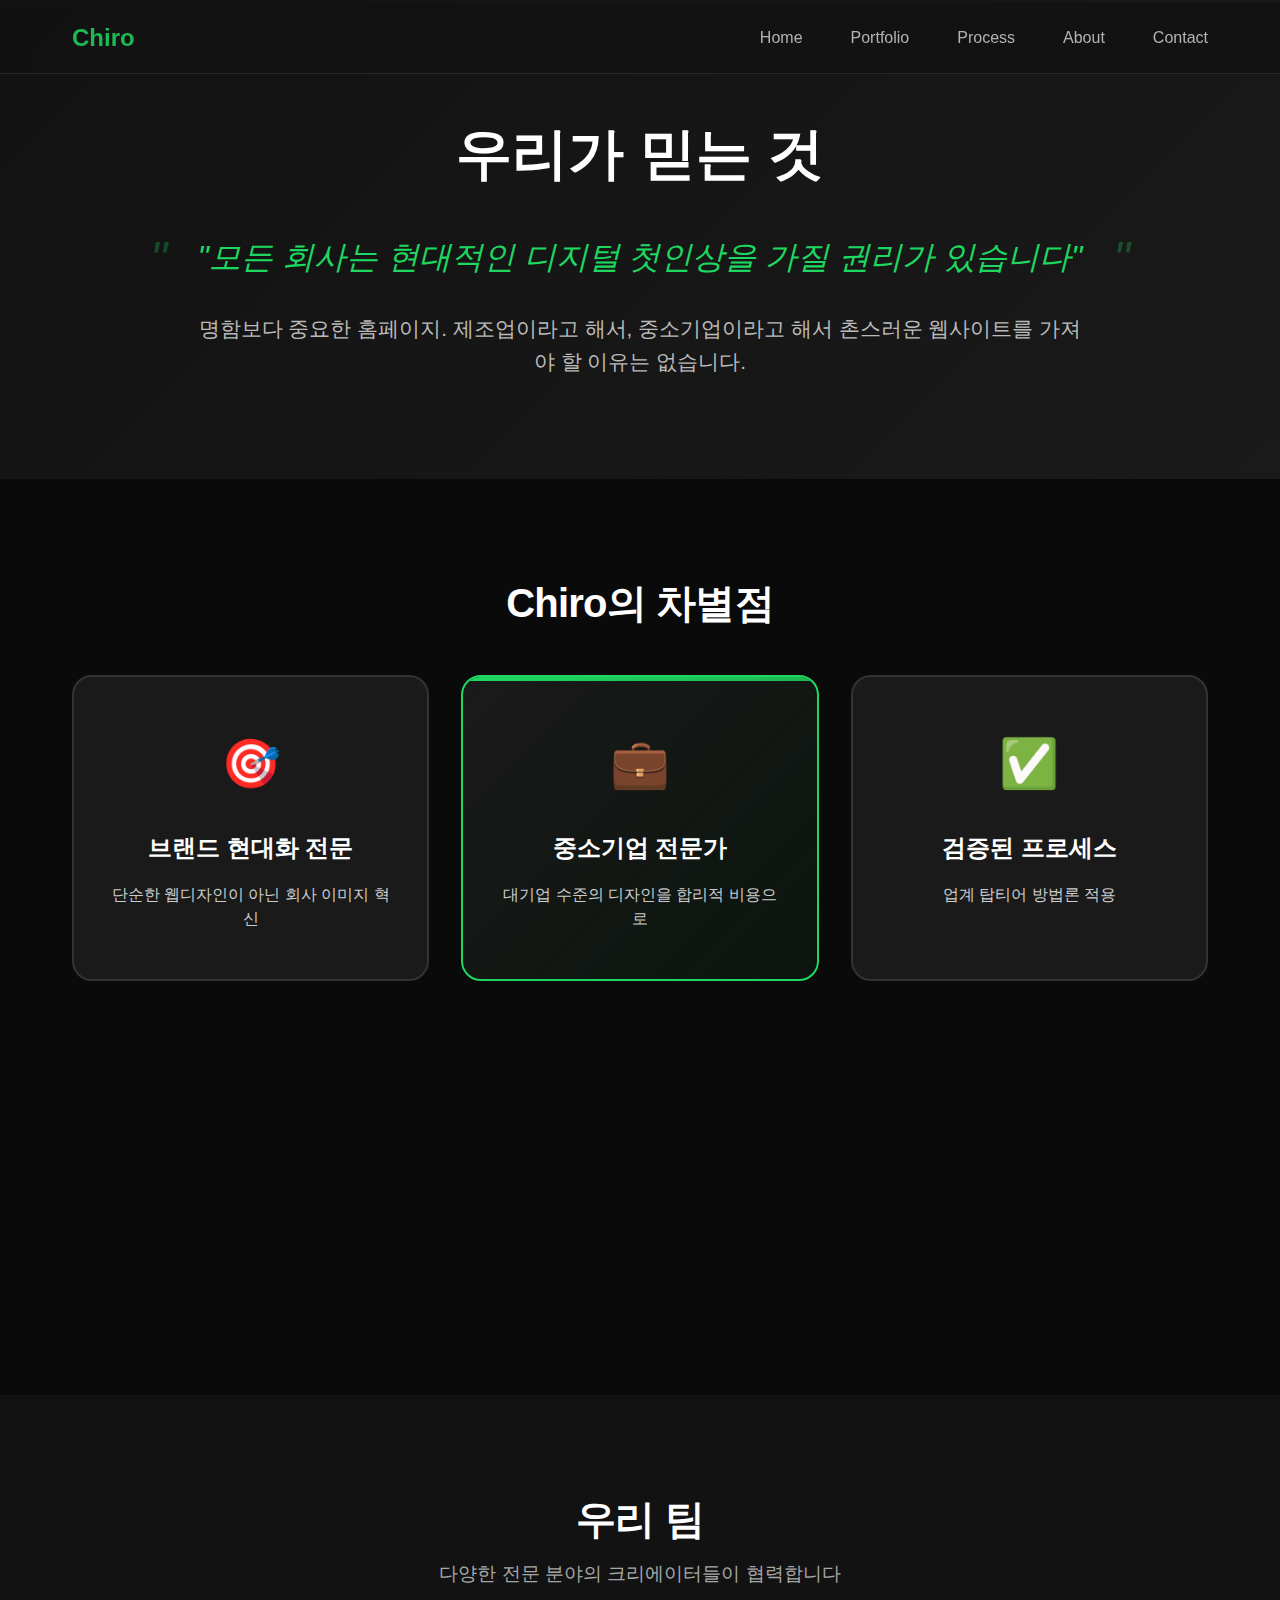
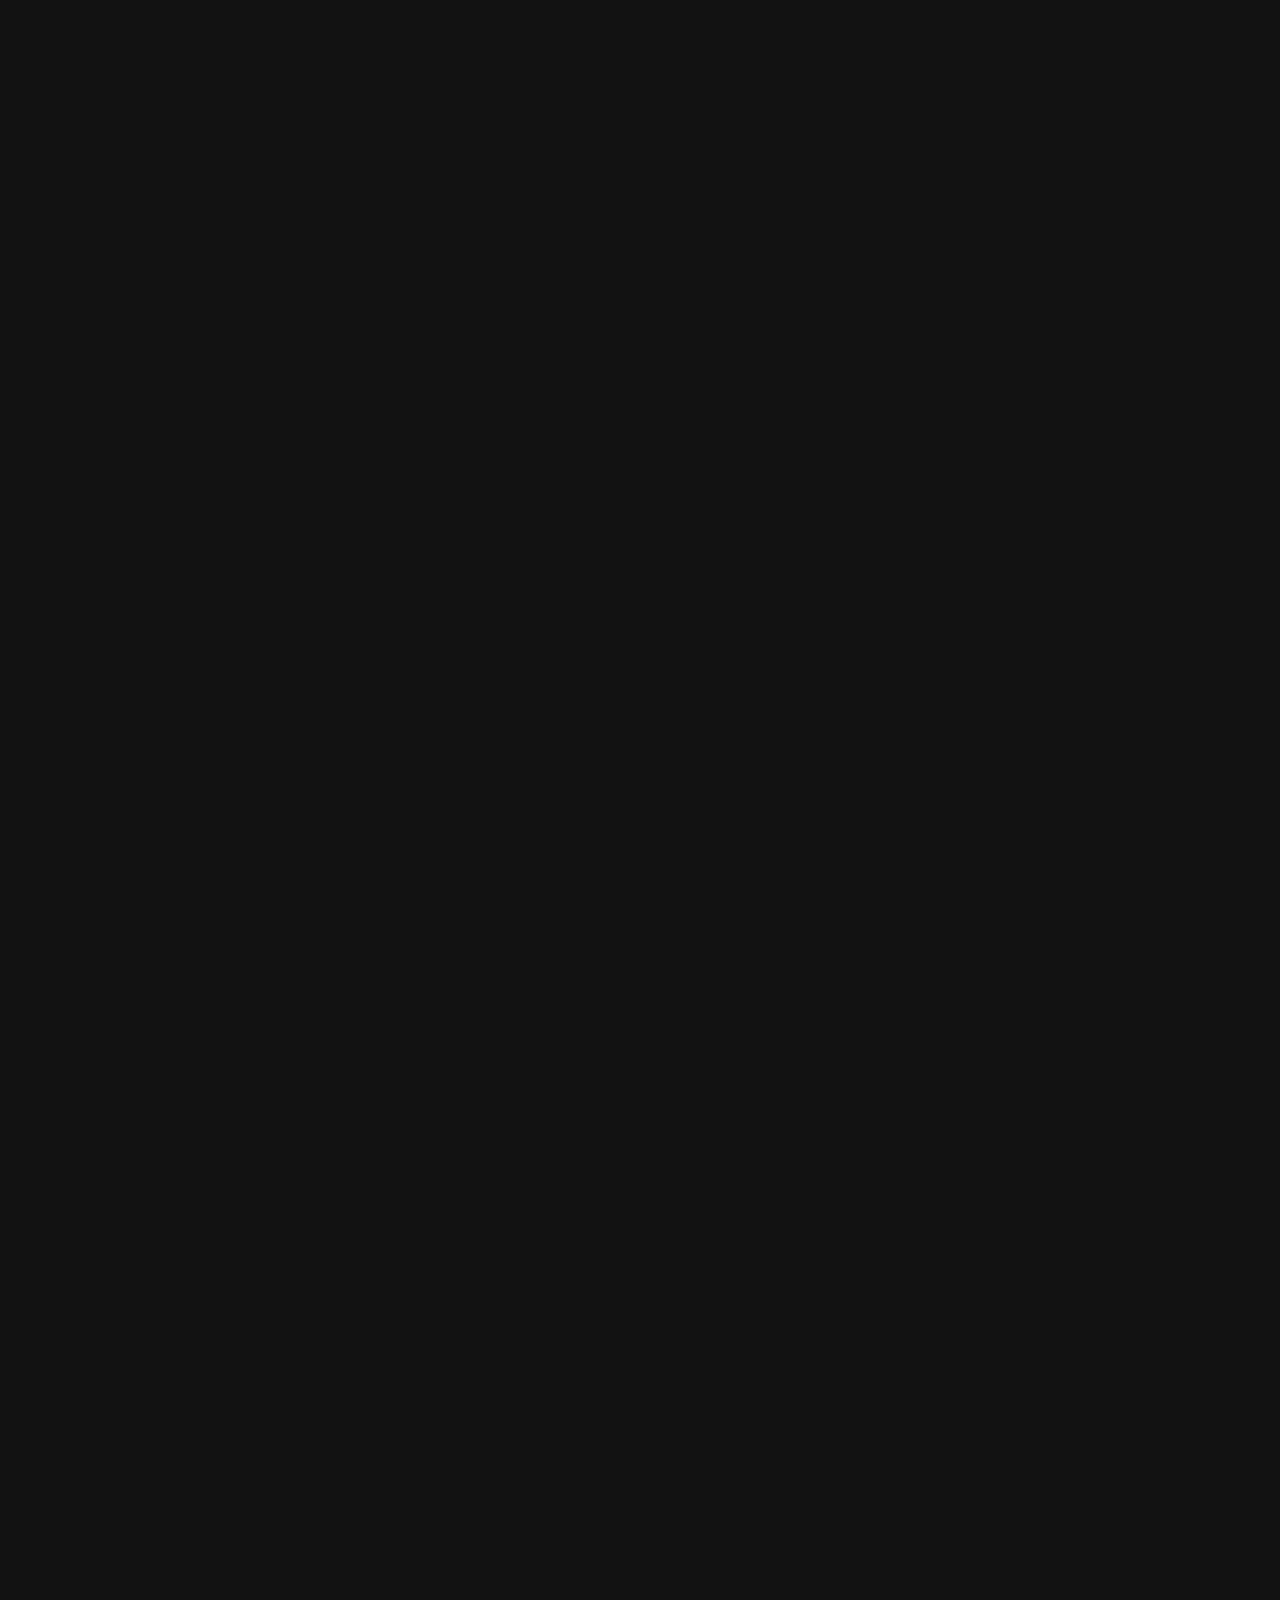
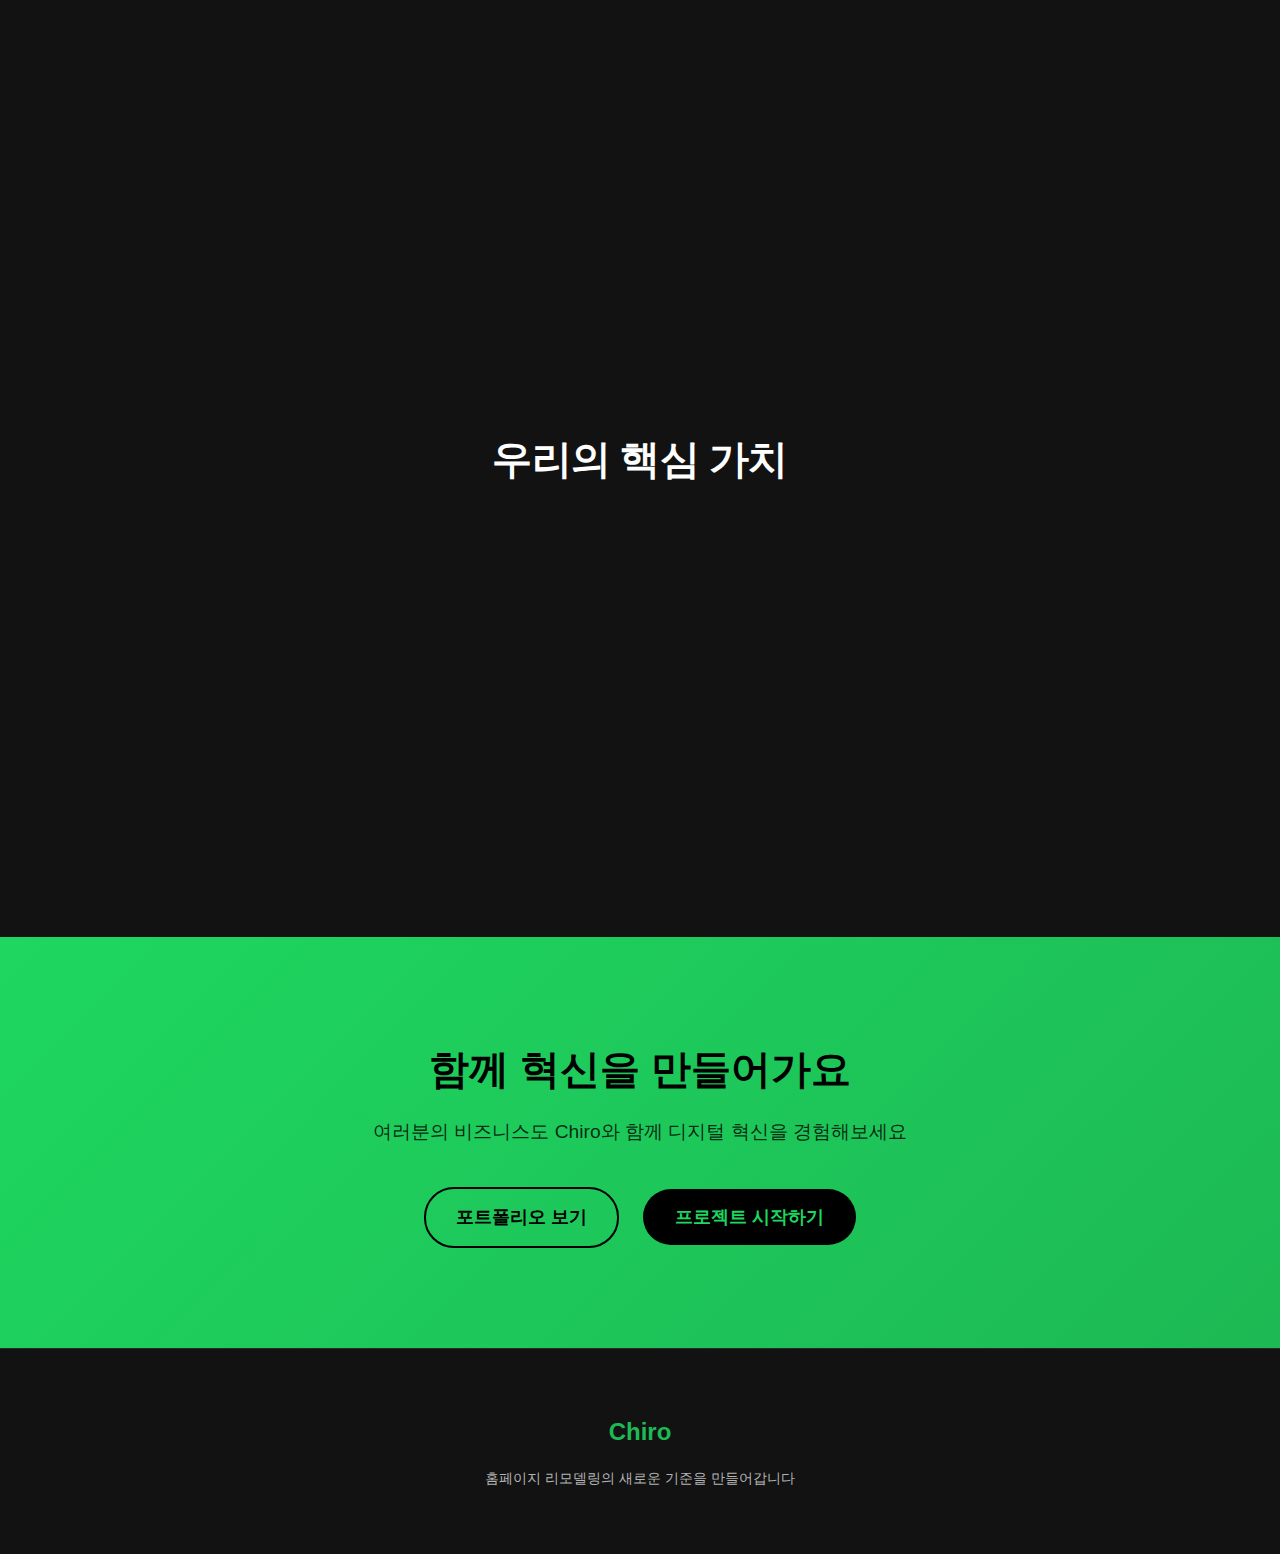
<file: about.html>
<!DOCTYPE html>
<html lang="ko">
<head>
    <meta charset="UTF-8">
    <meta name="viewport" content="width=device-width, initial-scale=1.0">
    <title>About - Chiro</title>
    <link rel="stylesheet" href="styles.css">
    <link rel="stylesheet" href="about.css">
</head>
<body>
    <header class="header">
        <nav class="nav">
            <div class="nav__logo">
                <span class="logo">Chiro</span>
            </div>
            <ul class="nav__menu">
                <li><a href="index.html" class="nav__link">Home</a></li>
                <li><a href="portfolio.html" class="nav__link">Portfolio</a></li>
                <li><a href="process.html" class="nav__link">Process</a></li>
                <li><a href="about.html" class="nav__link nav__link--active">About</a></li>
                <li><a href="contact.html" class="nav__link">Contact</a></li>
            </ul>
        </nav>
    </header>

    <main>
        <section class="about-hero">
            <div class="container">
                <h1 class="about-hero__title">우리가 믿는 것</h1>
                <div class="about-hero__belief">
                    <blockquote class="belief-quote">
                        "모든 회사는 현대적인 디지털 첫인상을 가질 권리가 있습니다"
                    </blockquote>
                    <p class="belief-description">
                        명함보다 중요한 홈페이지. 제조업이라고 해서, 중소기업이라고 해서 촌스러운 웹사이트를 가져야 할 이유는 없습니다.
                    </p>
                </div>
            </div>
        </section>

        <section class="chiro-difference">
            <div class="container">
                <h2 class="section__title">Chiro의 차별점</h2>
                <div class="difference-grid">
                    <div class="difference-card">
                        <div class="difference-icon">🎯</div>
                        <h3>브랜드 현대화 전문</h3>
                        <p>단순한 웹디자인이 아닌 회사 이미지 혁신</p>
                    </div>
                    
                    <div class="difference-card difference-card--highlight">
                        <div class="difference-icon">💼</div>
                        <h3>중소기업 전문가</h3>
                        <p>대기업 수준의 디자인을 합리적 비용으로</p>
                    </div>
                    
                    <div class="difference-card">
                        <div class="difference-icon">✅</div>
                        <h3>검증된 프로세스</h3>
                        <p>업계 탑티어 방법론 적용</p>
                    </div>
                    
                    <div class="difference-card">
                        <div class="difference-icon">⚡</div>
                        <h3>완벽한 서비스</h3>
                        <p>10분 응답, 무제한 수정, 지속 지원</p>
                    </div>
                </div>
            </div>
        </section>

        <section class="our-team">
            <div class="container">
                <div class="team-header">
                    <h2 class="section__title">우리 팀</h2>
                    <p class="section__subtitle">다양한 전문 분야의 크리에이터들이 협력합니다</p>
                </div>
                
                <div class="team-roles">
                    <div class="role-card">
                        <div class="role-icon">
                            <div class="icon-circle">📋</div>
                        </div>
                        <h3>브랜드 전략가들</h3>
                        <p>기업의 핵심 가치를 찾아내고 시각적으로 구현하는 전문가들</p>
                        <div class="role-skills">
                            <span class="skill-tag">브랜드 분석</span>
                            <span class="skill-tag">시장 조사</span>
                            <span class="skill-tag">컨셉 개발</span>
                        </div>
                    </div>
                    
                    <div class="role-card">
                        <div class="role-icon">
                            <div class="icon-circle">🎨</div>
                        </div>
                        <h3>UX/UI 디자이너들</h3>
                        <p>사용자 경험을 최우선으로 하는 직관적 인터페이스 설계</p>
                        <div class="role-skills">
                            <span class="skill-tag">사용자 리서치</span>
                            <span class="skill-tag">프로토타이핑</span>
                            <span class="skill-tag">비주얼 디자인</span>
                        </div>
                    </div>
                    
                    <div class="role-card">
                        <div class="role-icon">
                            <div class="icon-circle">💻</div>
                        </div>
                        <h3>웹 개발 전문가들</h3>
                        <p>최신 기술로 디자인을 완벽하게 구현하는 개발자들</p>
                        <div class="role-skills">
                            <span class="skill-tag">반응형 웹</span>
                            <span class="skill-tag">성능 최적화</span>
                            <span class="skill-tag">SEO</span>
                        </div>
                    </div>
                    
                    <div class="role-card">
                        <div class="role-icon">
                            <div class="icon-circle">📊</div>
                        </div>
                        <h3>프로젝트 매니저들</h3>
                        <p>원활한 소통과 일정 관리로 프로젝트 성공을 이끄는 리더들</p>
                        <div class="role-skills">
                            <span class="skill-tag">일정 관리</span>
                            <span class="skill-tag">품질 관리</span>
                            <span class="skill-tag">고객 소통</span>
                        </div>
                    </div>
                </div>
                
                <div class="team-philosophy">
                    <div class="philosophy-card">
                        <h3>팀 철학</h3>
                        <p>"타협 없는 협업을 통해 혁신적 솔루션 창출"</p>
                    </div>
                </div>
            </div>
        </section>

        <section class="mission-statement">
            <div class="container">
                <div class="mission-content">
                    <div class="mission-text">
                        <h2>미션 스테이트먼트</h2>
                        <blockquote class="mission-quote">
                            "모든 중소기업이 빅테크 수준 홈페이지를 가질 수 있도록"
                        </blockquote>
                        <p class="mission-description">
                            우리는 기술과 디자인의 경계를 허물어 모든 기업이 디지털 시대에 걸맞은 브랜드 경험을 제공할 수 있도록 돕습니다. 
                            크기나 업종에 관계없이, 모든 회사가 자신만의 독특하고 현대적인 디지털 정체성을 가질 수 있다고 믿습니다.
                        </p>
                    </div>
                    <div class="mission-visual">
                        <div class="mission-stats">
                            <div class="stat-item">
                                <span class="stat-number">100+</span>
                                <span class="stat-label">프로젝트 완료</span>
                            </div>
                            <div class="stat-item">
                                <span class="stat-number">98%</span>
                                <span class="stat-label">고객 만족도</span>
                            </div>
                            <div class="stat-item">
                                <span class="stat-number">24/7</span>
                                <span class="stat-label">지원 서비스</span>
                            </div>
                        </div>
                    </div>
                </div>
            </div>
        </section>

        <section class="values-section">
            <div class="container">
                <h2 class="section__title">우리의 핵심 가치</h2>
                <div class="values-grid">
                    <div class="value-card">
                        <div class="value-icon">🚀</div>
                        <h3>혁신</h3>
                        <p>항상 새로운 방법을 찾아 더 나은 결과를 만들어냅니다</p>
                    </div>
                    
                    <div class="value-card">
                        <div class="value-icon">🤝</div>
                        <h3>신뢰</h3>
                        <p>투명한 소통과 약속 이행으로 신뢰를 쌓아갑니다</p>
                    </div>
                    
                    <div class="value-card">
                        <div class="value-icon">🎯</div>
                        <h3>완벽함</h3>
                        <p>타협 없는 품질로 최고의 결과물을 제공합니다</p>
                    </div>
                    
                    <div class="value-card">
                        <div class="value-icon">💡</div>
                        <h3>창의성</h3>
                        <p>독창적 아이디어로 브랜드만의 개성을 창조합니다</p>
                    </div>
                </div>
            </div>
        </section>

        <section class="about-cta">
            <div class="container">
                <div class="cta-content">
                    <h2>함께 혁신을 만들어가요</h2>
                    <p>여러분의 비즈니스도 Chiro와 함께 디지털 혁신을 경험해보세요</p>
                    <div class="cta-buttons">
                        <a href="portfolio.html" class="btn-secondary">포트폴리오 보기</a>
                        <button class="btn-primary" id="aboutCtaBtn">
                            <span class="btn-text">프로젝트 시작하기</span>
                            <span class="btn-loading">상담 페이지로 이동 중...</span>
                        </button>
                    </div>
                </div>
            </div>
        </section>
    </main>

    <footer class="footer">
        <div class="container">
            <div class="footer__content">
                <div class="footer__logo">Chiro</div>
                <p class="footer__text">홈페이지 리모델링의 새로운 기준을 만들어갑니다</p>
            </div>
        </div>
    </footer>

    <script src="about.js"></script>
</body>
</html>
</file>
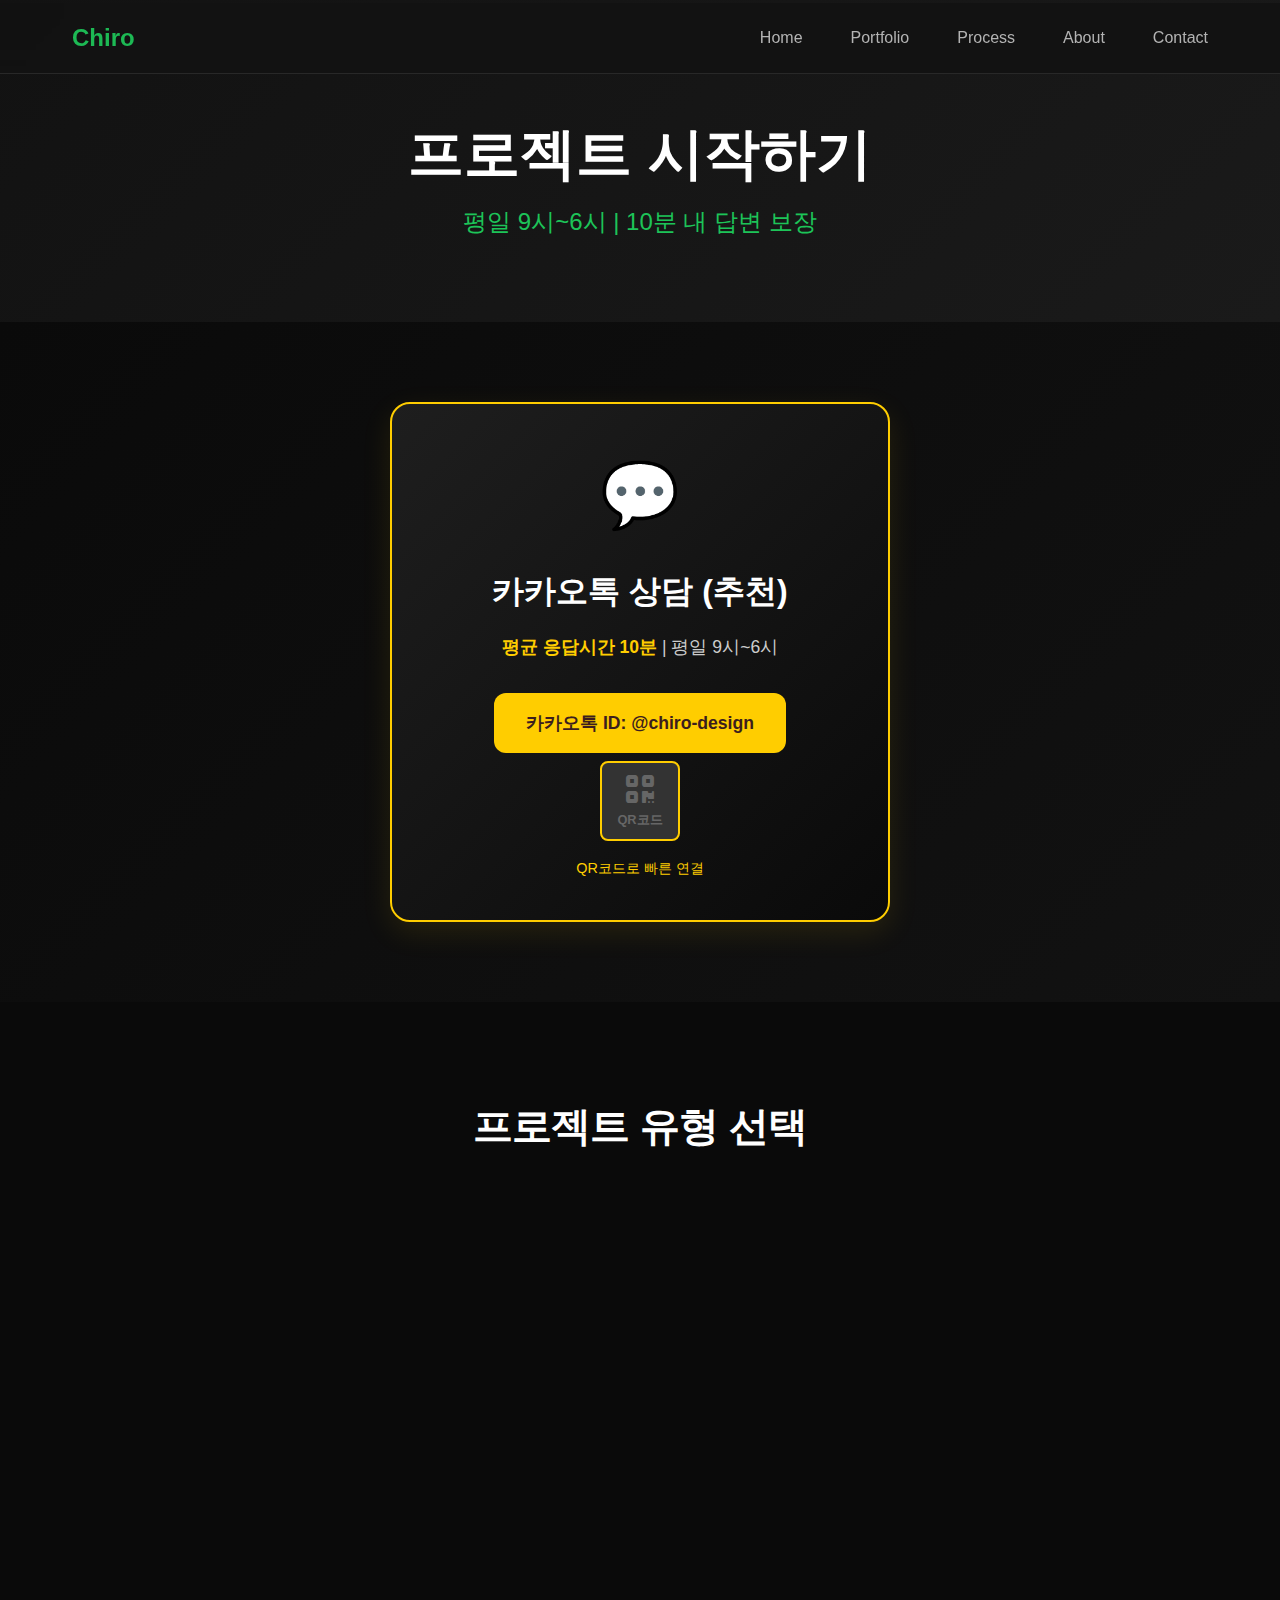
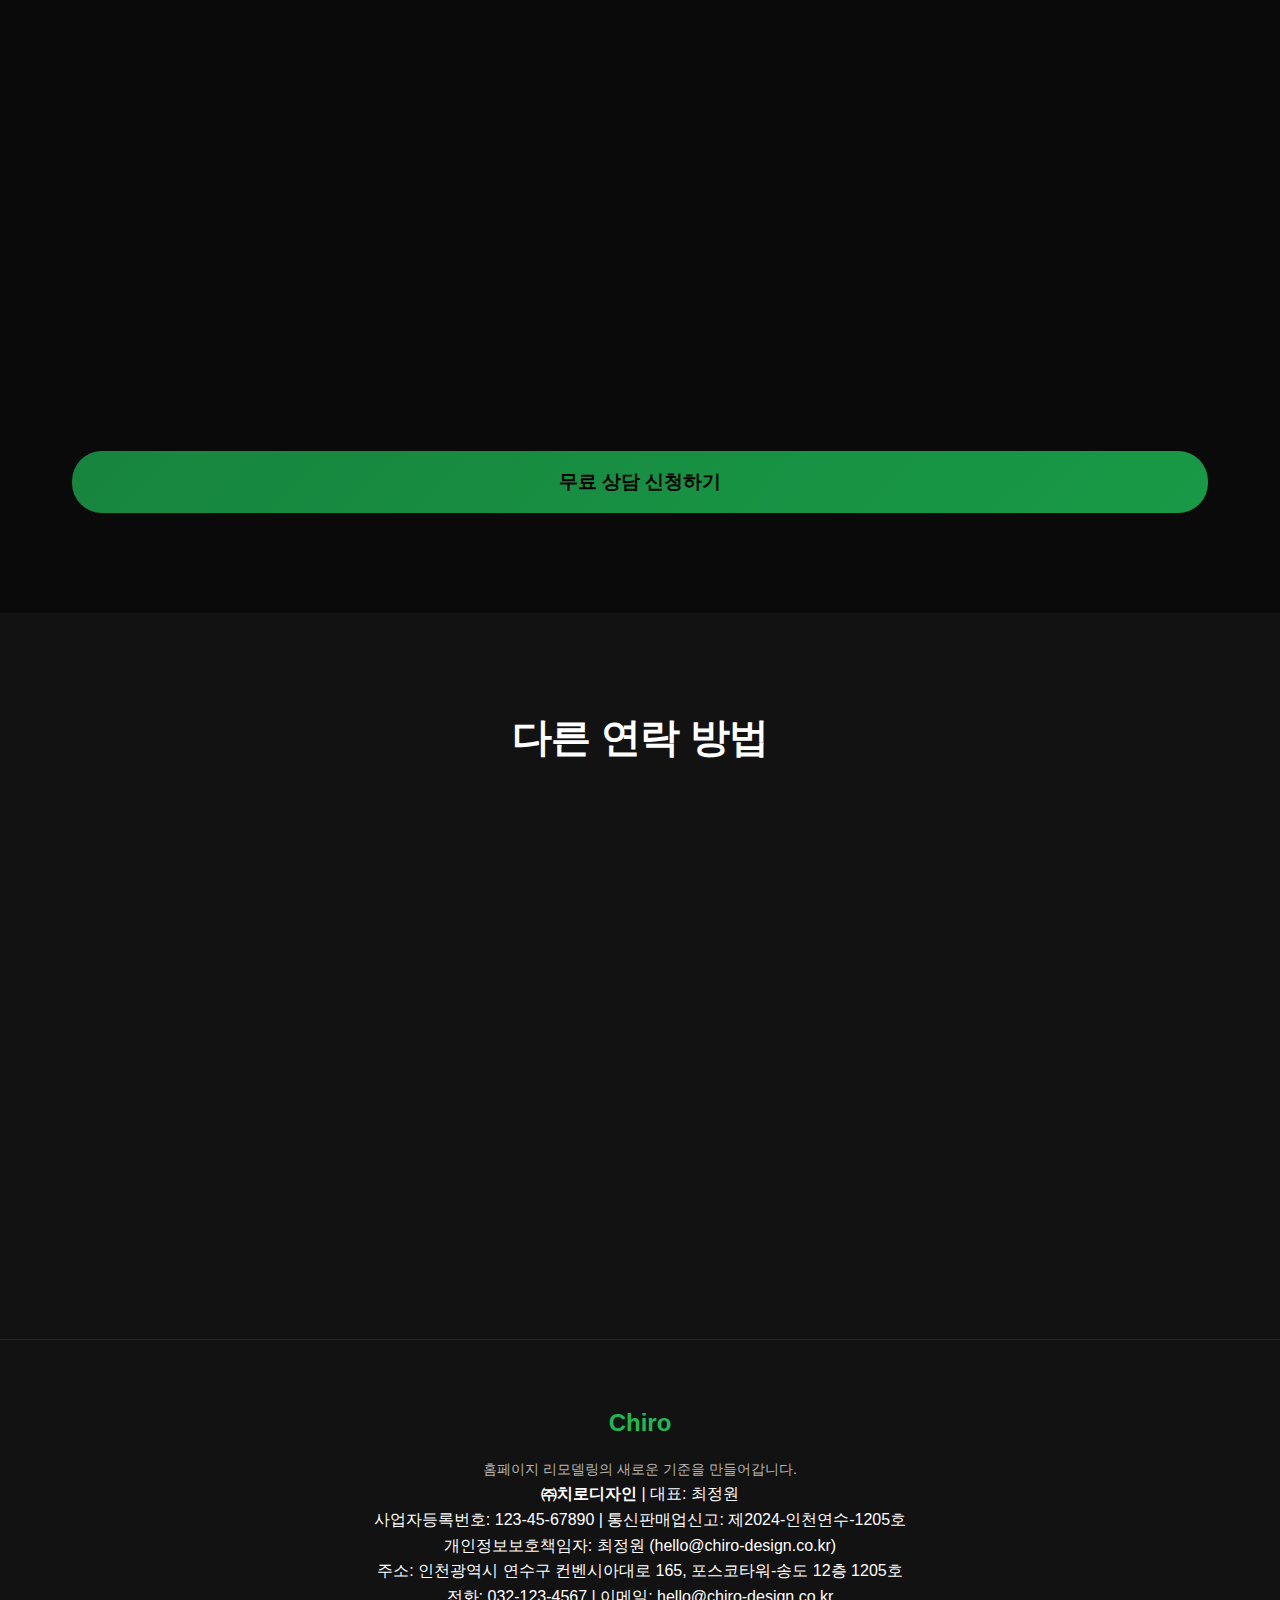
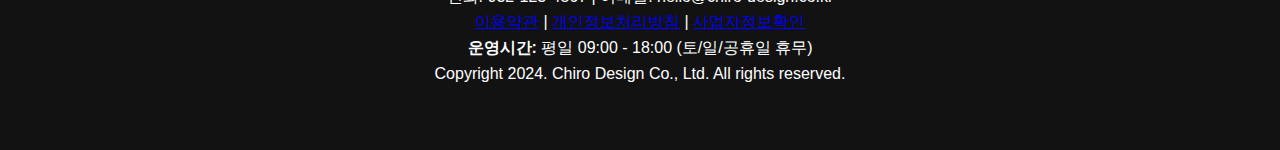
<file: contact.html>
<!DOCTYPE html>
<html lang="ko">
<head>
    <meta charset="UTF-8">
    <meta name="viewport" content="width=device-width, initial-scale=1.0">
    <title>Contact - Chiro</title>
    <link rel="stylesheet" href="styles.css">
    <link rel="stylesheet" href="contact.css">
    <link rel="stylesheet" href="https://cdnjs.cloudflare.com/ajax/libs/font-awesome/6.5.0/css/all.min.css">
</head>
<body>
    <header class="header">
        <nav class="nav">
            <div class="nav__logo">
                <span class="logo">Chiro</span>
            </div>
            <ul class="nav__menu">
                <li><a href="index.html" class="nav__link">Home</a></li>
                <li><a href="portfolio.html" class="nav__link">Portfolio</a></li>
                <li><a href="process.html" class="nav__link">Process</a></li>
                <li><a href="about.html" class="nav__link">About</a></li>
                <li><a href="contact.html" class="nav__link nav__link--active">Contact</a></li>
            </ul>
        </nav>
    </header>

    <main>
        <section class="contact-hero">
            <div class="container">
                <h1 class="contact-hero__title">프로젝트 시작하기</h1>
                <p class="contact-hero__subtitle">평일 9시~6시 | 10분 내 답변 보장</p>
            </div>
        </section>

        <!-- 1순위: 카카오톡 메인 CTA -->
        <section class="kakao-contact-main">
            <div class="container">
                <div class="kakao-card">
                    <div class="kakao-icon">💬</div>
                    <h2>카카오톡 상담 (추천)</h2>
                    <p><strong>평균 응답시간 10분</strong> | 평일 9시~6시</p>
                    <div class="kakao-buttons">
                        <a href="#" class="btn-kakao-primary" id="kakaoBtn">카카오톡 ID: @chiro-design</a>
                        <div class="qr-code">
                            <div class="qr-placeholder">
                                <i class="fas fa-qrcode"></i>
                                <span>QR코드</span>
                            </div>
                            <span>QR코드로 빠른 연결</span>
                        </div>
                    </div>
                </div>
            </div>
        </section>

        <!-- 2순위: 프로젝트 타입 선택 폼 -->
        <section class="project-inquiry-form">
            <div class="container">
                <h2 class="section__title">프로젝트 유형 선택</h2>
                <form class="inquiry-form" id="inquiryForm">
                    <div class="project-types">
                        <label class="project-type-card">
                            <input type="radio" name="project-type" value="manufacturing">
                            <div class="card-content">
                                <i class="fas fa-industry"></i>
                                <h3>제조업체</h3>
                                <p>제품 소개 및 회사 신뢰도 강화</p>
                            </div>
                        </label>
                        
                        <label class="project-type-card">
                            <input type="radio" name="project-type" value="service">
                            <div class="card-content">
                                <i class="fas fa-handshake"></i>
                                <h3>서비스업</h3>
                                <p>고객 경험 개선 및 브랜드 강화</p>
                            </div>
                        </label>
                        
                        <label class="project-type-card">
                            <input type="radio" name="project-type" value="restaurant">
                            <div class="card-content">
                                <i class="fas fa-utensils"></i>
                                <h3>카페/음식점</h3>
                                <p>매력적인 메뉴 및 분위기 전달</p>
                            </div>
                        </label>
                        
                        <label class="project-type-card">
                            <input type="radio" name="project-type" value="medical">
                            <div class="card-content">
                                <i class="fas fa-heartbeat"></i>
                                <h3>병원/의료</h3>
                                <p>신뢰감 있는 전문적 이미지</p>
                            </div>
                        </label>
                        
                        <label class="project-type-card">
                            <input type="radio" name="project-type" value="other">
                            <div class="card-content">
                                <i class="fas fa-ellipsis-h"></i>
                                <h3>기타</h3>
                                <p>상담을 통해 맞춤 제안</p>
                            </div>
                        </label>
                    </div>
                    
                    <div class="form-fields" id="formFields">
                        <input type="text" name="company" placeholder="회사명" required>
                        <input type="text" name="name" placeholder="담당자명" required>
                        <input type="tel" name="phone" placeholder="연락처" required>
                        <input type="email" name="email" placeholder="이메일" required>
                        <input type="url" name="current-site" placeholder="현재 홈페이지 URL (있는 경우)">
                        <textarea name="message" placeholder="프로젝트 간단 설명"></textarea>
                        
                        <div class="timeline-select">
                            <label>희망 런칭 시기:</label>
                            <select name="timeline">
                                <option value="">선택해주세요</option>
                                <option value="urgent">2주 이내 (급함)</option>
                                <option value="normal">1달 이내</option>
                                <option value="flexible">2달 이내</option>
                                <option value="planning">계획 단계</option>
                            </select>
                        </div>
                    </div>
                    
                    <button type="submit" class="btn-submit">
                        <span class="btn-text">무료 상담 신청하기</span>
                        <span class="btn-loading">처리 중...</span>
                    </button>
                </form>
            </div>
        </section>

        <!-- 3순위: 기타 연락 방법 -->
        <section class="alternative-contact">
            <div class="container">
                <h2 class="section__title">다른 연락 방법</h2>
                <div class="contact-options">
                    <div class="contact-option">
                        <i class="fas fa-phone"></i>
                        <h3>전화 상담</h3>
                        <p>평일 9시~6시</p>
                        <a href="tel:032-123-4567" class="contact-link">032-123-4567</a>
                    </div>
                    
                    <div class="contact-option">
                        <i class="fas fa-envelope"></i>
                        <h3>이메일 문의</h3>
                        <p>24시간 접수 가능</p>
                        <a href="mailto:hello@chiro-design.co.kr" class="contact-link">hello@chiro-design.co.kr</a>
                    </div>
                    
                    <div class="contact-option">
                        <i class="fas fa-map-marker-alt"></i>
                        <h3>오피스 위치</h3>
                        <p>클라이언트 미팅 시에만 방문 예약제</p>
                        <span class="contact-link">인천 연수구 포스코타워-송도 12층</span>
                    </div>
                </div>
            </div>
        </section>
    </main>

    <footer class="footer">
        <div class="container">
            <div class="footer__content">
                <div class="footer__logo">Chiro</div>
                <p class="footer__text">홈페이지 리모델링의 새로운 기준을 만들어갑니다.</p>
                
                <div class="footer__info">
                    <div class="company-info">
                        <p><strong>㈜치로디자인</strong> | 대표: 최정원</p>
                        <p>사업자등록번호: 123-45-67890 | 통신판매업신고: 제2024-인천연수-1205호</p>
                        <p>개인정보보호책임자: 최정원 (hello@chiro-design.co.kr)</p>
                    </div>
                    
                    <div class="contact-details">
                        <p>주소: 인천광역시 연수구 컨벤시아대로 165, 포스코타워-송도 12층 1205호</p>
                        <p>전화: 032-123-4567 | 이메일: hello@chiro-design.co.kr</p>
                    </div>
                    
                    <div class="footer-links">
                        <a href="#">이용약관</a> | 
                        <a href="#">개인정보처리방침</a> | 
                        <a href="#">사업자정보확인</a>
                    </div>
                    
                    <div class="operating-hours">
                        <p><strong>운영시간:</strong> 평일 09:00 - 18:00 (토/일/공휴일 휴무)</p>
                    </div>
                    
                    <div class="copyright">
                        <p>Copyright 2024. Chiro Design Co., Ltd. All rights reserved.</p>
                    </div>
                </div>
            </div>
        </div>
    </footer>

    <script src="contact.js"></script>
</body>
</html>
</file>
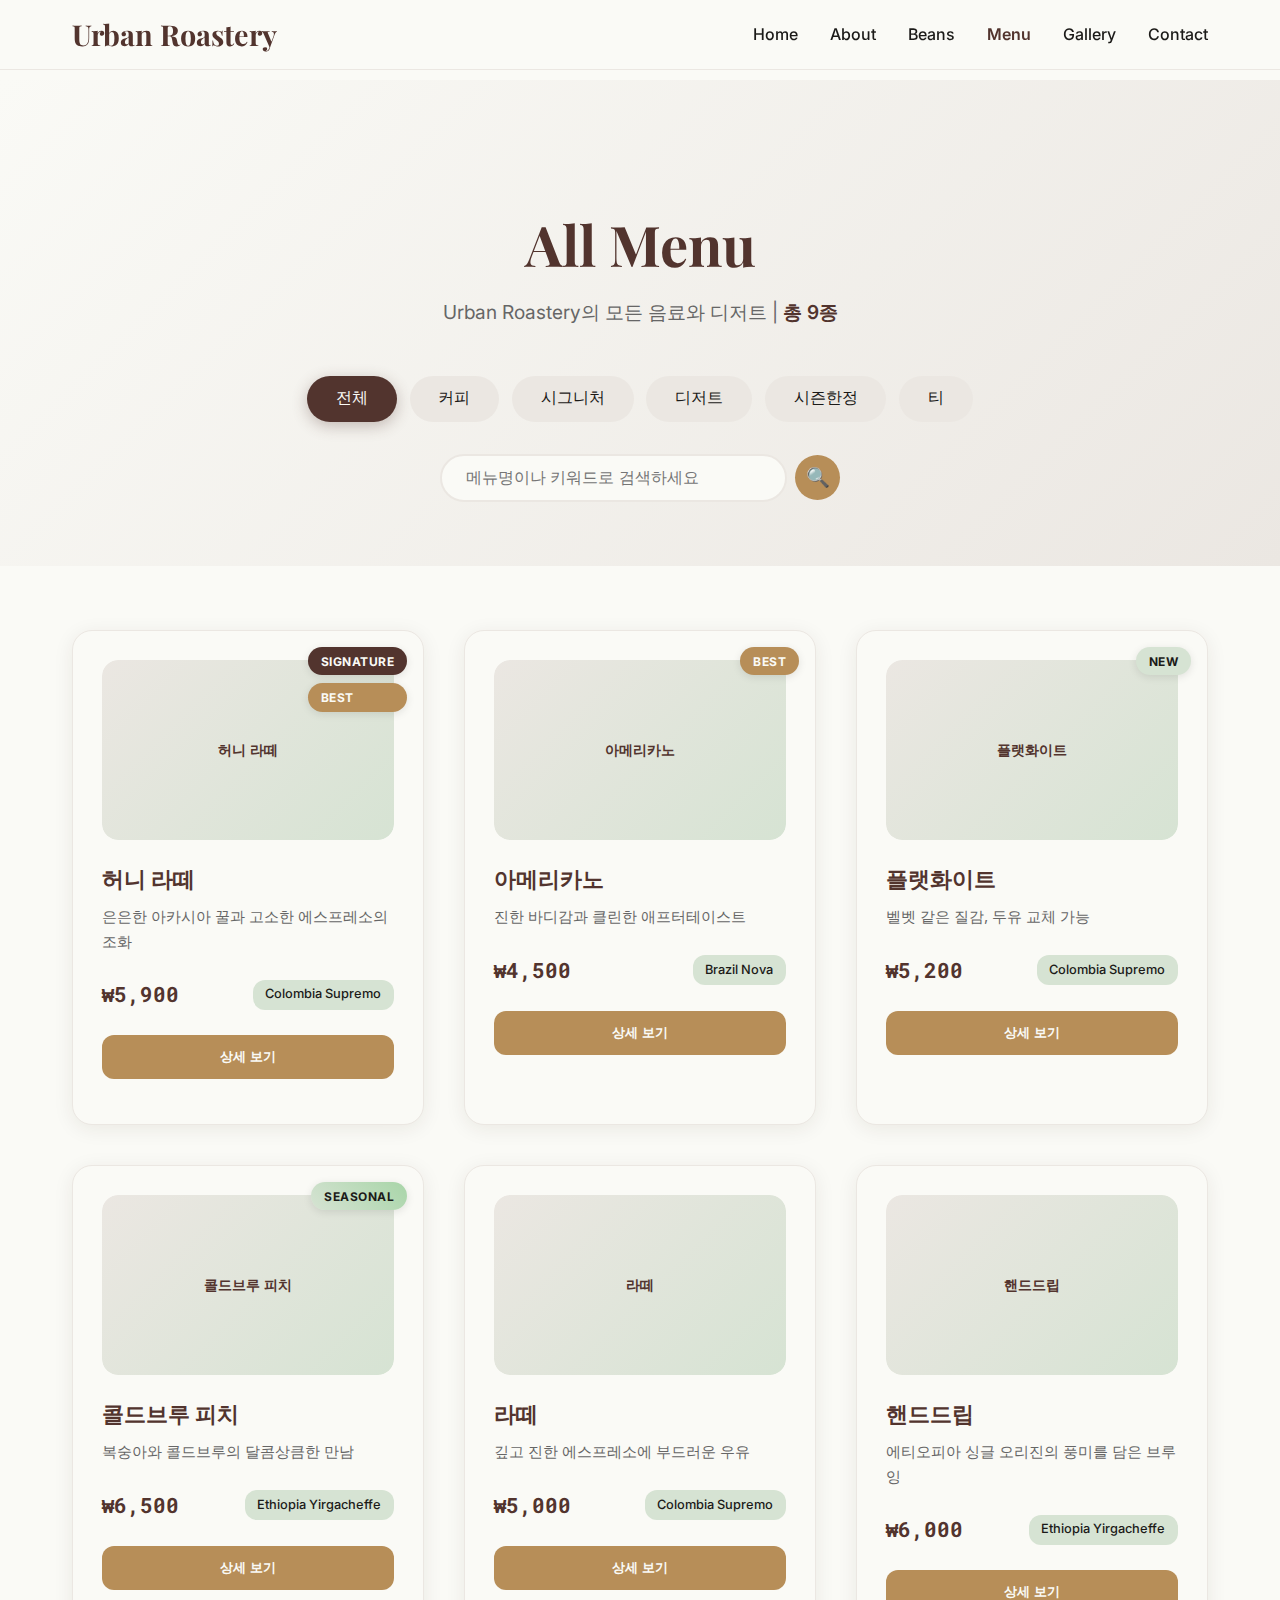
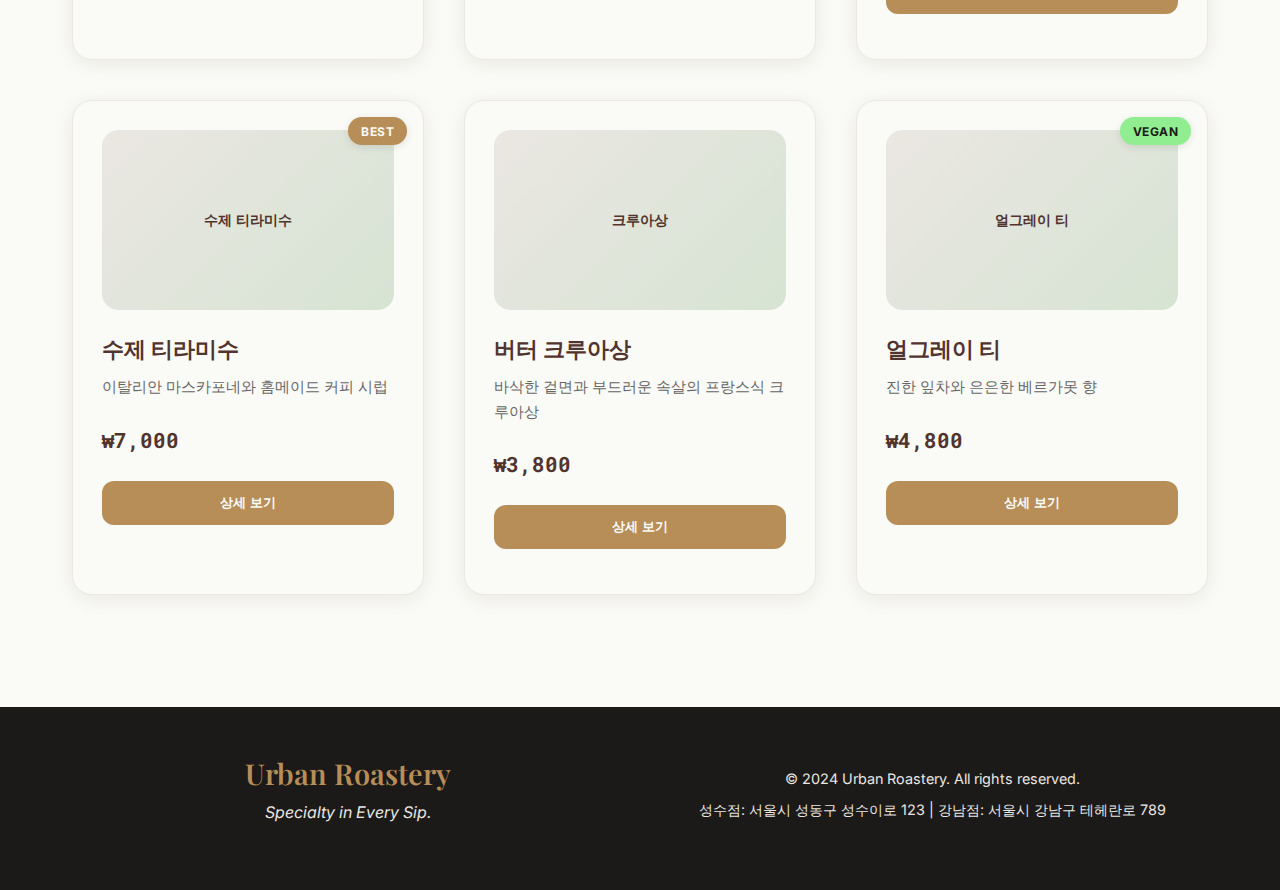
<file: poli_cafe_2/src/menu.html>
<!DOCTYPE html>
<html lang="ko">
<head>
    <meta charset="UTF-8">
    <meta name="viewport" content="width=device-width, initial-scale=1.0">
    <title>All Menu - Urban Roastery</title>
    <meta name="description" content="Urban Roastery의 모든 메뉴를 한눈에 보세요. 커피부터 디저트까지 26가지 시그니처 메뉴">
    
    <!-- Fonts -->
    <link rel="preconnect" href="https://fonts.googleapis.com">
    <link rel="preconnect" href="https://fonts.gstatic.com" crossorigin>
    <link href="https://fonts.googleapis.com/css2?family=Playfair+Display:wght@400;600;700&family=Inter:wght@300;400;500;600&family=Roboto+Mono:wght@400;600&display=swap" rel="stylesheet">
    
    <link rel="stylesheet" href="css/styles.css">
    <link rel="stylesheet" href="css/menu-page.css">
</head>
<body>
    <!-- Navigation -->
    <nav class="navbar">
        <div class="nav-container">
            <div class="nav-logo">
                <a href="index.html"><h1>Urban Roastery</h1></a>
            </div>
            <div class="nav-menu">
                <a href="index.html#home">Home</a>
                <a href="index.html#about">About</a>
                <a href="index.html#beans">Beans</a>
                <a href="menu.html" class="active">Menu</a>
                <a href="index.html#gallery">Gallery</a>
                <a href="index.html#contact">Contact</a>
            </div>
        </div>
    </nav>

    <!-- Menu Header -->
    <section class="menu-header-section">
        <div class="container">
            <div class="menu-header">
                <h1>All Menu</h1>
                <p>Urban Roastery의 모든 음료와 디저트 | <span class="menu-count">총 26종</span></p>
                <div class="menu-filters">
                    <button class="filter active" data-category="all">전체</button>
                    <button class="filter" data-category="coffee">커피</button>
                    <button class="filter" data-category="signature">시그니처</button>
                    <button class="filter" data-category="dessert">디저트</button>
                    <button class="filter" data-category="seasonal">시즌한정</button>
                    <button class="filter" data-category="tea">티</button>
                </div>
                <div class="menu-search-wrapper">
                    <input type="text" class="menu-search" placeholder="메뉴명이나 키워드로 검색하세요">
                    <button class="search-btn">🔍</button>
                </div>
            </div>
        </div>
    </section>

    <!-- Menu List -->
    <section class="menu-list-section">
        <div class="container">
            <div class="menu-grid" id="menuGrid">
                <!-- Coffee -->
                <div class="menu-card" data-category="coffee signature">
                    <div class="menu-img">
                        <div class="img-placeholder">허니 라떼</div>
                    </div>
                    <div class="menu-badges">
                        <span class="badge signature">Signature</span>
                        <span class="badge best">Best</span>
                    </div>
                    <h3>허니 라떼</h3>
                    <p>은은한 아카시아 꿀과 고소한 에스프레소의 조화</p>
                    <div class="menu-meta">
                        <span class="price">₩5,900</span>
                        <span class="bean">Colombia Supremo</span>
                    </div>
                    <button class="view-detail" onclick="openModal('honey-latte')">상세 보기</button>
                    <div class="menu-detail">
                        <ul>
                            <li><strong>원두:</strong> Colombia Supremo</li>
                            <li><strong>로스팅:</strong> 미디엄</li>
                            <li><strong>노트:</strong> 카라멜, 너트, 플로럴</li>
                            <li><strong>칼로리:</strong> 180kcal</li>
                            <li><strong>추천 페어링:</strong> 수제 티라미수</li>
                        </ul>
                    </div>
                </div>

                <div class="menu-card" data-category="coffee">
                    <div class="menu-img">
                        <div class="img-placeholder">아메리카노</div>
                    </div>
                    <div class="menu-badges">
                        <span class="badge best">Best</span>
                    </div>
                    <h3>아메리카노</h3>
                    <p>진한 바디감과 클린한 애프터테이스트</p>
                    <div class="menu-meta">
                        <span class="price">₩4,500</span>
                        <span class="bean">Brazil Nova</span>
                    </div>
                    <button class="view-detail" onclick="openModal('americano')">상세 보기</button>
                    <div class="menu-detail">
                        <ul>
                            <li><strong>원두:</strong> Brazil Nova</li>
                            <li><strong>로스팅:</strong> 미디엄</li>
                            <li><strong>노트:</strong> 초콜릿, 너트, 달콤함</li>
                            <li><strong>칼로리:</strong> 8kcal</li>
                            <li><strong>추천 페어링:</strong> 크루아상</li>
                        </ul>
                    </div>
                </div>

                <div class="menu-card" data-category="coffee">
                    <div class="menu-img">
                        <div class="img-placeholder">플랫화이트</div>
                    </div>
                    <div class="menu-badges">
                        <span class="badge new">New</span>
                    </div>
                    <h3>플랫화이트</h3>
                    <p>벨벳 같은 질감, 두유 교체 가능</p>
                    <div class="menu-meta">
                        <span class="price">₩5,200</span>
                        <span class="bean">Colombia Supremo</span>
                    </div>
                    <button class="view-detail" onclick="openModal('flat-white')">상세 보기</button>
                    <div class="menu-detail">
                        <ul>
                            <li><strong>원두:</strong> Colombia Supremo</li>
                            <li><strong>로스팅:</strong> 라이트</li>
                            <li><strong>노트:</strong> 플로럴, 시트러스</li>
                            <li><strong>칼로리:</strong> 120kcal</li>
                            <li><strong>추천 페어링:</strong> 바닐라 스콘</li>
                        </ul>
                    </div>
                </div>

                <div class="menu-card" data-category="seasonal signature">
                    <div class="menu-img">
                        <div class="img-placeholder">콜드브루 피치</div>
                    </div>
                    <div class="menu-badges">
                        <span class="badge seasonal">Seasonal</span>
                    </div>
                    <h3>콜드브루 피치</h3>
                    <p>복숭아와 콜드브루의 달콤상큼한 만남</p>
                    <div class="menu-meta">
                        <span class="price">₩6,500</span>
                        <span class="bean">Ethiopia Yirgacheffe</span>
                    </div>
                    <button class="view-detail" onclick="openModal('coldbrew-peach')">상세 보기</button>
                    <div class="menu-detail">
                        <ul>
                            <li><strong>원두:</strong> Ethiopia Yirgacheffe</li>
                            <li><strong>로스팅:</strong> 라이트</li>
                            <li><strong>노트:</strong> 플로럴, 베리, 복숭아</li>
                            <li><strong>칼로리:</strong> 45kcal</li>
                            <li><strong>추천 페어링:</strong> 마카롱</li>
                        </ul>
                    </div>
                </div>

                <div class="menu-card" data-category="coffee">
                    <div class="menu-img">
                        <div class="img-placeholder">라떼</div>
                    </div>
                    <h3>라떼</h3>
                    <p>깊고 진한 에스프레소에 부드러운 우유</p>
                    <div class="menu-meta">
                        <span class="price">₩5,000</span>
                        <span class="bean">Colombia Supremo</span>
                    </div>
                    <button class="view-detail" onclick="openModal('latte')">상세 보기</button>
                    <div class="menu-detail">
                        <ul>
                            <li><strong>원두:</strong> Colombia Supremo</li>
                            <li><strong>로스팅:</strong> 미디엄</li>
                            <li><strong>노트:</strong> 카라멜, 스톤프룻</li>
                            <li><strong>칼로리:</strong> 150kcal</li>
                            <li><strong>추천 페어링:</strong> 쿠키</li>
                        </ul>
                    </div>
                </div>

                <div class="menu-card" data-category="coffee">
                    <div class="menu-img">
                        <div class="img-placeholder">핸드드립</div>
                    </div>
                    <h3>핸드드립</h3>
                    <p>에티오피아 싱글 오리진의 풍미를 담은 브루잉</p>
                    <div class="menu-meta">
                        <span class="price">₩6,000</span>
                        <span class="bean">Ethiopia Yirgacheffe</span>
                    </div>
                    <button class="view-detail" onclick="openModal('pour-over')">상세 보기</button>
                    <div class="menu-detail">
                        <ul>
                            <li><strong>원두:</strong> Ethiopia Yirgacheffe</li>
                            <li><strong>로스팅:</strong> 라이트</li>
                            <li><strong>노트:</strong> 플로럴, 베리, 시트러스</li>
                            <li><strong>칼로리:</strong> 5kcal</li>
                            <li><strong>추천 페어링:</strong> 다크 초콜릿</li>
                        </ul>
                    </div>
                </div>

                <!-- Dessert -->
                <div class="menu-card" data-category="dessert">
                    <div class="menu-img">
                        <div class="img-placeholder">수제 티라미수</div>
                    </div>
                    <div class="menu-badges">
                        <span class="badge best">Best</span>
                    </div>
                    <h3>수제 티라미수</h3>
                    <p>이탈리안 마스카포네와 홈메이드 커피 시럽</p>
                    <div class="menu-meta">
                        <span class="price">₩7,000</span>
                    </div>
                    <button class="view-detail" onclick="openModal('tiramisu')">상세 보기</button>
                    <div class="menu-detail">
                        <ul>
                            <li><strong>재료:</strong> 마스카포네, 레이디핑거</li>
                            <li><strong>특징:</strong> 홈메이드 커피 시럽</li>
                            <li><strong>칼로리:</strong> 310kcal</li>
                            <li><strong>추천 페어링:</strong> 에스프레소</li>
                        </ul>
                    </div>
                </div>

                <div class="menu-card" data-category="dessert">
                    <div class="menu-img">
                        <div class="img-placeholder">크루아상</div>
                    </div>
                    <h3>버터 크루아상</h3>
                    <p>바삭한 겉면과 부드러운 속살의 프랑스식 크루아상</p>
                    <div class="menu-meta">
                        <span class="price">₩3,800</span>
                    </div>
                    <button class="view-detail" onclick="openModal('croissant')">상세 보기</button>
                    <div class="menu-detail">
                        <ul>
                            <li><strong>특징:</strong> 프랑스 버터 사용</li>
                            <li><strong>칼로리:</strong> 280kcal</li>
                            <li><strong>추천 페어링:</strong> 아메리카노</li>
                        </ul>
                    </div>
                </div>

                <!-- Tea -->
                <div class="menu-card" data-category="tea">
                    <div class="menu-img">
                        <div class="img-placeholder">얼그레이 티</div>
                    </div>
                    <div class="menu-badges">
                        <span class="badge vegan">Vegan</span>
                    </div>
                    <h3>얼그레이 티</h3>
                    <p>진한 잎차와 은은한 베르가못 향</p>
                    <div class="menu-meta">
                        <span class="price">₩4,800</span>
                    </div>
                    <button class="view-detail" onclick="openModal('earl-grey')">상세 보기</button>
                    <div class="menu-detail">
                        <ul>
                            <li><strong>종류:</strong> 블랙 티</li>
                            <li><strong>특징:</strong> 베르가못 오일</li>
                            <li><strong>칼로리:</strong> 0kcal</li>
                            <li><strong>추천 페어링:</strong> 스콘</li>
                        </ul>
                    </div>
                </div>
            </div>

            <!-- No Results Message -->
            <div class="no-results" id="noResults" style="display: none;">
                <h3>검색 결과가 없습니다</h3>
                <p>다른 키워드로 검색해보세요.</p>
            </div>
        </div>
    </section>

    <!-- Menu Detail Modal -->
    <div id="menuModal" class="modal">
        <div class="modal-content">
            <span class="close" onclick="closeModal()">&times;</span>
            <div class="modal-body" id="modalBody">
                <!-- Dynamic content will be inserted here -->
            </div>
        </div>
    </div>

    <!-- Footer -->
    <footer class="footer">
        <div class="container">
            <div class="footer-content">
                <div class="footer-brand">
                    <h3>Urban Roastery</h3>
                    <p>Specialty in Every Sip.</p>
                </div>
                <div class="footer-info">
                    <p>© 2024 Urban Roastery. All rights reserved.</p>
                    <p>성수점: 서울시 성동구 성수이로 123 | 강남점: 서울시 강남구 테헤란로 789</p>
                </div>
            </div>
        </div>
    </footer>

    <script src="js/script.js"></script>
    <script src="js/menu-page.js"></script>
</body>
</html>
</file>
<file: poli_fac/css/style.css>
body {
    font-family: 'Montserrat', sans-serif;
    margin: 0;
    background-color: #F8F9FA;
    color: #232323;
}

header {
    position: fixed;
    width: 100%;
    top: 0;
    left: 0;
    z-index: 1000;
    background-color: rgba(255, 255, 255, 0.8);
    backdrop-filter: blur(10px);
}

nav ul {
    list-style: none;
    display: flex;
    justify-content: center;
    padding: 20px 0;
    margin: 0;
}

nav ul li {
    margin: 0 20px;
}

nav ul li a {
    text-decoration: none;
    color: #232323;
    font-weight: 600;
    transition: color 0.3s;
}

nav ul li a:hover {
    color: #007BFF;
}

main {
    padding-top: 80px;
}

section {
    padding: 80px 20px;
    text-align: center;
}

#hero {
    position: relative;
    background-image: url('../images/hero.svg');
    background-size: cover;
    background-position: center;
    color: #232323;
    height: 100vh;
    display: flex;
    align-items: center;
    justify-content: center;
    text-align: center;
}

#hero::before {
    content: '';
    position: absolute;
    top: 0;
    left: 0;
    right: 0;
    bottom: 0;
    background-color: rgba(0, 0, 0, 0.1);
}

#hero .hero-text {
    position: relative;
    z-index: 1;
}

.hero-text h1 {
    font-size: 4rem;
    font-weight: 300;
}

.cta-button {
    display: inline-block;
    padding: 15px 30px;
    border: 2px solid white;
    color: white;
    text-decoration: none;
    margin-top: 20px;
    font-weight: 600;
    transition: background-color 0.3s, color 0.3s;
}

.cta-button:hover {
    background-color: white;
    color: #232323;
}

.about-content {
    display: flex;
    align-items: center;
    justify-content: center;
    gap: 40px;
    margin-top: 40px;
}

.about-content img {
    max-width: 400px;
    height: auto;
}

.capabilities-content {
    display: flex;
    justify-content: center;
    gap: 40px;
    margin-top: 40px;
}

.capability {
    max-width: 300px;
}

.capability img {
    width: 100%;
    height: auto;
}

.products-grid {
    display: grid;
    grid-template-columns: repeat(auto-fit, minmax(300px, 1fr));
    gap: 40px;
    margin-top: 40px;
}

.product-card {
    background-color: #FFFFFF;
    padding: 20px;
    box-shadow: 0 0 10px rgba(0,0,0,0.1);
}

.product-card img {
    width: 100%;
    height: auto;
}

#contact form {
    display: flex;
    flex-direction: column;
    max-width: 500px;
    margin: 40px auto;
    gap: 20px;
}

#contact input,
#contact textarea {
    padding: 15px;
    border: 1px solid #E4E4E4;
    background-color: #FFFFFF;
}

#contact button {
    padding: 15px;
    border: none;
    background-color: #232323;
    color: white;
    font-weight: 600;
    cursor: pointer;
    transition: background-color 0.3s;
}

#contact button:hover {
    background-color: #007BFF;
}

footer {
    background-color: #E4E4E4;
    padding: 20px;
    text-align: center;
}
</file>
<file: poli_cafe_2/src/css/styles.css>
/* Urban Roastery CSS */

/* CSS Variables - Color Palette */
:root {
    --white: #FAFAF6;
    --natural-gray: #EBE7E2;
    --espresso-brown: #52342E;
    --wood: #B78E58;
    --roasting-black: #1B1A18;
    --light-green: #D6E3D3;
    --text-gray: #666;
    --light-gray: #f8f8f8;
}

/* Reset & Base Styles */
* {
    margin: 0;
    padding: 0;
    box-sizing: border-box;
}

html {
    scroll-behavior: smooth;
}

body {
    font-family: 'Inter', -apple-system, BlinkMacSystemFont, sans-serif;
    line-height: 1.6;
    color: var(--roasting-black);
    background-color: var(--white);
    font-size: 16px;
}

/* Typography */
h1, h2, h3, h4 {
    font-family: 'Playfair Display', serif;
    font-weight: 600;
    line-height: 1.3;
}

h1 {
    font-size: 3.5rem;
    font-weight: 700;
}

h2 {
    font-size: 2.5rem;
    margin-bottom: 2rem;
}

h3 {
    font-size: 1.8rem;
    margin-bottom: 1rem;
}

h4 {
    font-size: 1.3rem;
    margin-bottom: 0.5rem;
}

p {
    margin-bottom: 1rem;
    color: var(--text-gray);
}

/* Container */
.container {
    max-width: 1200px;
    margin: 0 auto;
    padding: 0 2rem;
}

/* Buttons */
.btn {
    display: inline-block;
    padding: 1rem 2rem;
    border-radius: 18px;
    text-decoration: none;
    font-weight: 500;
    font-size: 1rem;
    transition: all 0.3s ease;
    border: none;
    cursor: pointer;
    box-shadow: 0 4px 24px rgba(52,34,18,0.08);
}

.btn-brown {
    background: var(--espresso-brown);
    color: var(--white);
}

.btn-wood {
    background: var(--wood);
    color: var(--roasting-black);
}

.btn:hover {
    opacity: 0.85;
    transform: translateY(-2px);
    box-shadow: 0 6px 32px rgba(52,34,18,0.15);
}

/* Navigation */
.navbar {
    position: fixed;
    top: 0;
    width: 100%;
    background: rgba(250, 250, 246, 0.95);
    backdrop-filter: blur(10px);
    z-index: 1000;
    padding: 1rem 0;
    border-bottom: 1px solid var(--natural-gray);
}

.nav-container {
    max-width: 1200px;
    margin: 0 auto;
    padding: 0 2rem;
    display: flex;
    justify-content: space-between;
    align-items: center;
}

.nav-logo h1 {
    font-size: 1.8rem;
    color: var(--espresso-brown);
    font-weight: 700;
}

.nav-menu {
    display: flex;
    gap: 2rem;
}

.nav-menu a {
    text-decoration: none;
    color: var(--roasting-black);
    font-weight: 500;
    transition: color 0.3s ease;
}

.nav-menu a:hover {
    color: var(--espresso-brown);
}

/* Hero Section */
.hero {
    position: relative;
    height: 100vh;
    background: linear-gradient(135deg, var(--natural-gray) 0%, var(--light-green) 100%);
    display: flex;
    align-items: center;
    justify-content: center;
    text-align: center;
    overflow: hidden;
}

.hero-bg {
    position: absolute;
    top: 0;
    left: 0;
    width: 100%;
    height: 100%;
    background: 
        url('https://images.unsplash.com/photo-1559056199-641a0ac8b55e?ixlib=rb-4.0.3&auto=format&fit=crop&w=2070&q=80') center/cover;
    z-index: 1;
    filter: brightness(0.7) contrast(1.1);
}

.hero-overlay {
    position: absolute;
    top: 0;
    left: 0;
    width: 100%;
    height: 100%;
    background: linear-gradient(
        135deg,
        rgba(27, 26, 24, 0.7) 0%,
        rgba(82, 52, 46, 0.6) 50%,
        rgba(27, 26, 24, 0.8) 100%
    );
    z-index: 2;
}

.hero-content {
    position: relative;
    z-index: 3;
    color: var(--white);
    max-width: 800px;
    padding: 0 2rem;
    animation: heroFadeIn 1.5s ease-out;
}

@keyframes heroFadeIn {
    from {
        opacity: 0;
        transform: translateY(30px);
    }
    to {
        opacity: 1;
        transform: translateY(0);
    }
}

.hero-title {
    font-size: 4rem;
    margin-bottom: 1.5rem;
    text-shadow: 
        2px 2px 4px rgba(0,0,0,0.7),
        0 0 20px rgba(0,0,0,0.5);
    font-weight: 700;
    letter-spacing: -0.02em;
}

.hero-subtitle {
    font-size: 1.3rem;
    margin-bottom: 2.5rem;
    line-height: 1.9;
    opacity: 1;
    text-shadow: 
        1px 1px 3px rgba(0,0,0,0.8),
        0 0 15px rgba(0,0,0,0.4);
    font-weight: 400;
    background: rgba(255, 255, 255, 0.1);
    padding: 2rem;
    border-radius: 16px;
    backdrop-filter: blur(10px);
    border: 1px solid rgba(255, 255, 255, 0.2);
    max-width: 700px;
    margin-left: auto;
    margin-right: auto;
}

.hero-cta {
    display: flex;
    gap: 1.5rem;
    justify-content: center;
    flex-wrap: wrap;
}

/* Section Spacing */
section {
    padding: 5rem 0;
}

.section-title {
    text-align: center;
    color: var(--espresso-brown);
    margin-bottom: 3rem;
}

/* About Section */
.about {
    background: var(--white);
}

.about-grid {
    display: grid;
    grid-template-columns: 1fr 1fr;
    gap: 4rem;
    align-items: center;
}

.about-img {
    text-align: center;
}

.about-content h2 {
    color: var(--espresso-brown);
    margin-bottom: 1.5rem;
}

.about-description {
    font-size: 1.1rem;
    line-height: 1.8;
    margin-bottom: 2.5rem;
}

.brand-cards {
    display: grid;
    grid-template-columns: repeat(auto-fit, minmax(250px, 1fr));
    gap: 1.5rem;
}

/* Force single row for 3 or fewer items */
.brand-cards:has(.card:nth-child(3):last-child),
.brand-cards:has(.card:nth-child(2):last-child),
.brand-cards:has(.card:nth-child(1):last-child) {
    grid-template-columns: repeat(3, 1fr);
}

.brand-cards.single-row {
    grid-template-columns: repeat(3, 1fr);
}

.card {
    background: var(--natural-gray);
    padding: 2rem;
    border-radius: 18px;
    box-shadow: 0 4px 24px rgba(52,34,18,0.05);
    transition: transform 0.3s ease;
}

.card:hover {
    transform: translateY(-5px);
}

.card h4 {
    color: var(--espresso-brown);
    margin-bottom: 0.8rem;
}

/* Beans Section */
.beans {
    background: var(--natural-gray);
}

.bean-grid {
    display: grid;
    grid-template-columns: repeat(auto-fit, minmax(300px, 1fr));
    gap: 2rem;
    margin-bottom: 3rem;
}

/* Force single row for 3 or fewer items */
.bean-grid:has(.bean-card:nth-child(3):last-child),
.bean-grid:has(.bean-card:nth-child(2):last-child),
.bean-grid:has(.bean-card:nth-child(1):last-child) {
    grid-template-columns: repeat(3, 1fr);
    justify-items: center;
}

/* Fallback for browsers that don't support :has() */
.bean-grid.single-row {
    grid-template-columns: repeat(3, 1fr);
    justify-items: center;
}

.bean-card {
    background: var(--white);
    padding: 2rem;
    border-radius: 18px;
    box-shadow: 0 4px 24px rgba(52,34,18,0.08);
    text-align: center;
    position: relative;
    transition: transform 0.3s ease;
}

.bean-card:hover {
    transform: translateY(-5px);
}

.bean-img {
    margin-bottom: 1.5rem;
}

.bean-card h3 {
    color: var(--espresso-brown);
    margin-bottom: 1rem;
}

.bean-info {
    list-style: none;
    margin-bottom: 1.5rem;
}

.bean-info li {
    margin-bottom: 0.5rem;
    color: var(--text-gray);
    font-family: 'Roboto Mono', monospace;
    font-size: 0.9rem;
}

.bean-label {
    position: absolute;
    top: 1rem;
    right: 1rem;
    padding: 0.3rem 0.8rem;
    border-radius: 12px;
    font-size: 0.8rem;
    font-weight: 600;
    text-transform: uppercase;
}

.bean-label.daily {
    background: var(--wood);
    color: var(--white);
}

.bean-label.specialty {
    background: var(--light-green);
    color: var(--roasting-black);
}

.bean-label.seasonal {
    background: var(--espresso-brown);
    color: var(--white);
}

.roast-process {
    background: var(--white);
    padding: 2.5rem;
    border-radius: 18px;
    box-shadow: 0 4px 24px rgba(52,34,18,0.08);
}

.roast-process h4 {
    color: var(--espresso-brown);
    text-align: center;
    margin-bottom: 1.5rem;
}

.process-steps {
    list-style: none;
    counter-reset: step-counter;
}

.process-steps li {
    counter-increment: step-counter;
    margin-bottom: 1rem;
    padding-left: 3rem;
    position: relative;
    color: var(--text-gray);
}

.process-steps li::before {
    content: counter(step-counter);
    position: absolute;
    left: 0;
    top: 0;
    background: var(--wood);
    color: var(--white);
    width: 2rem;
    height: 2rem;
    border-radius: 50%;
    display: flex;
    align-items: center;
    justify-content: center;
    font-weight: 600;
    font-family: 'Roboto Mono', monospace;
}

/* Menu Section */
.menu {
    background: var(--white);
}

.menu-grid {
    display: grid;
    grid-template-columns: repeat(auto-fit, minmax(280px, 1fr));
    gap: 2rem;
}

/* Force single row for 4 or fewer items in menu */
.menu-grid:has(.menu-card:nth-child(4):last-child),
.menu-grid:has(.menu-card:nth-child(3):last-child),
.menu-grid:has(.menu-card:nth-child(2):last-child),
.menu-grid:has(.menu-card:nth-child(1):last-child) {
    grid-template-columns: repeat(4, 1fr);
    justify-items: center;
}

.menu-grid.single-row {
    grid-template-columns: repeat(4, 1fr);
    justify-items: center;
}

.menu-card {
    background: var(--natural-gray);
    padding: 2rem;
    border-radius: 18px;
    box-shadow: 0 4px 24px rgba(52,34,18,0.08);
    transition: transform 0.3s ease;
}

.menu-card:hover {
    transform: translateY(-5px);
}

.menu-img {
    margin-bottom: 1.5rem;
}

.menu-card h3 {
    color: var(--espresso-brown);
    margin-bottom: 1rem;
}

.menu-card p {
    margin-bottom: 1.5rem;
    line-height: 1.6;
}

.menu-info {
    display: flex;
    justify-content: space-between;
    align-items: center;
}

.price {
    font-family: 'Roboto Mono', monospace;
    font-weight: 600;
    font-size: 1.2rem;
    color: var(--espresso-brown);
}

.bean-ref {
    background: var(--light-green);
    padding: 0.3rem 0.8rem;
    border-radius: 12px;
    font-size: 0.8rem;
    color: var(--roasting-black);
}

.menu-more {
    text-align: center;
    margin-top: 3rem;
}

/* Gallery Section */
.gallery {
    background: var(--natural-gray);
}

.gallery-slider {
    position: relative;
    margin-bottom: 2rem;
    border-radius: 18px;
    overflow: hidden;
    box-shadow: 0 4px 24px rgba(52,34,18,0.08);
}

.gallery-slide {
    display: none;
    height: 500px;
}

.gallery-slide.active {
    display: block;
}

.gallery-controls {
    display: flex;
    justify-content: center;
    gap: 1rem;
    margin-bottom: 2rem;
}

.gallery-btn {
    background: var(--espresso-brown);
    color: var(--white);
    border: none;
    width: 50px;
    height: 50px;
    border-radius: 50%;
    font-size: 1.5rem;
    cursor: pointer;
    transition: all 0.3s ease;
}

.gallery-btn:hover {
    background: var(--wood);
    color: var(--roasting-black);
}

.store-info {
    background: var(--white);
    padding: 2.5rem;
    border-radius: 18px;
    box-shadow: 0 4px 24px rgba(52,34,18,0.08);
    text-align: center;
}

.store-info h4 {
    color: var(--espresso-brown);
    margin-bottom: 1.5rem;
}

.store-info ul {
    list-style: none;
    margin-bottom: 2rem;
}

.store-info li {
    margin-bottom: 0.5rem;
    color: var(--text-gray);
}

/* Review Section */
.review {
    background: var(--white);
}

.review-grid {
    display: grid;
    grid-template-columns: repeat(auto-fit, minmax(300px, 1fr));
    gap: 2rem;
    margin-bottom: 2rem;
}

.review-card {
    background: var(--natural-gray);
    padding: 2rem;
    border-radius: 18px;
    box-shadow: 0 4px 24px rgba(52,34,18,0.08);
    text-align: center;
}

.review-card p {
    font-style: italic;
    margin-bottom: 1.5rem;
    font-size: 1.1rem;
    line-height: 1.7;
}

.reviewer {
    color: var(--espresso-brown);
    font-weight: 600;
}

.review-card.media {
    display: flex;
    flex-direction: column;
    align-items: center;
}

.media-bar {
    text-align: center;
    padding: 1.5rem;
    background: var(--light-green);
    border-radius: 18px;
    color: var(--roasting-black);
    font-size: 0.9rem;
}

/* Event Section */
.event {
    background: var(--natural-gray);
}

.event-list {
    display: grid;
    grid-template-columns: repeat(auto-fit, minmax(350px, 1fr));
    gap: 2rem;
}

.event-card {
    background: var(--white);
    padding: 2.5rem;
    border-radius: 18px;
    box-shadow: 0 4px 24px rgba(52,34,18,0.08);
    position: relative;
}

.event-card h4 {
    color: var(--espresso-brown);
    margin-bottom: 1rem;
}

.event-card p {
    margin-bottom: 1.5rem;
    line-height: 1.6;
}

.event-date {
    display: block;
    font-family: 'Roboto Mono', monospace;
    font-size: 0.9rem;
    color: var(--text-gray);
    margin-bottom: 1.5rem;
}

.event-badge {
    background: var(--espresso-brown);
    color: var(--white);
    padding: 0.2rem 0.6rem;
    border-radius: 8px;
    font-size: 0.7rem;
    font-weight: 600;
    text-transform: uppercase;
}

/* Contact Section */
.contact {
    background: var(--white);
}

.contact-grid {
    display: grid;
    grid-template-columns: 1fr 1fr;
    gap: 4rem;
}

.contact-form {
    background: var(--natural-gray);
    padding: 3rem;
    border-radius: 18px;
    box-shadow: 0 4px 24px rgba(52,34,18,0.08);
}

.form-group {
    margin-bottom: 1.5rem;
}

.form-group label {
    display: block;
    margin-bottom: 0.5rem;
    color: var(--espresso-brown);
    font-weight: 500;
}

.form-group input,
.form-group textarea {
    width: 100%;
    padding: 1rem;
    border: 2px solid transparent;
    border-radius: 12px;
    background: var(--white);
    font-size: 1rem;
    transition: border-color 0.3s ease;
}

.form-group input:focus,
.form-group textarea:focus {
    outline: none;
    border-color: var(--wood);
}

.store-map {
    background: var(--natural-gray);
    padding: 3rem;
    border-radius: 18px;
    box-shadow: 0 4px 24px rgba(52,34,18,0.08);
}

.store-map h4 {
    color: var(--espresso-brown);
    margin-bottom: 1.5rem;
}

.map-embed {
    margin: 2rem 0;
    height: 250px;
    border-radius: 12px;
    overflow: hidden;
}

/* Footer */
.footer {
    background: var(--roasting-black);
    color: var(--white);
    padding: 3rem 0;
    text-align: center;
}

.footer-content {
    display: grid;
    grid-template-columns: 1fr 1fr;
    gap: 2rem;
    align-items: center;
}

.footer-brand h3 {
    color: var(--wood);
    margin-bottom: 0.5rem;
}

.footer-brand p {
    color: var(--natural-gray);
    font-style: italic;
}

.footer-info p {
    color: var(--natural-gray);
    margin-bottom: 0.5rem;
    font-size: 0.9rem;
}

/* Image Placeholders */
.img-placeholder {
    background: var(--light-gray);
    border: 2px dashed var(--natural-gray);
    border-radius: 12px;
    height: 200px;
    display: flex;
    align-items: center;
    justify-content: center;
    color: var(--text-gray);
    font-size: 0.9rem;
    font-weight: 500;
}

.bean-img .img-placeholder,
.menu-img .img-placeholder {
    height: 150px;
}

.gallery-slide .img-placeholder {
    height: 100%;
    border-radius: 0;
    border: none;
    background: linear-gradient(135deg, var(--natural-gray) 0%, var(--light-green) 100%);
}

.review-card.media .img-placeholder {
    width: 100%;
    height: 120px;
    margin-bottom: 1rem;
}

.map-embed .img-placeholder {
    height: 100%;
    border-radius: 0;
    border: none;
    background: var(--light-gray);
}

/* Responsive Design */
@media (max-width: 768px) {
    .container {
        padding: 0 1rem;
    }
    
    .hero-title {
        font-size: 2.5rem;
        text-shadow: 
            2px 2px 6px rgba(0,0,0,0.8),
            0 0 25px rgba(0,0,0,0.6);
    }
    
    .hero-subtitle {
        font-size: 1.1rem;
        padding: 1.5rem;
        text-shadow: 
            1px 1px 4px rgba(0,0,0,0.9),
            0 0 20px rgba(0,0,0,0.5);
        background: rgba(255, 255, 255, 0.15);
    }
    
    .hero-cta {
        flex-direction: column;
        align-items: center;
    }
    
    .about-grid,
    .contact-grid,
    .footer-content {
        grid-template-columns: 1fr;
        gap: 2rem;
    }
    
    .nav-menu {
        gap: 1rem;
    }
    
    .nav-menu a {
        font-size: 0.9rem;
    }
    
    h1 {
        font-size: 2.5rem;
    }
    
    h2 {
        font-size: 2rem;
    }
    
    section {
        padding: 3rem 0;
    }
}

@media (max-width: 480px) {
    .hero-cta .btn {
        width: 100%;
        text-align: center;
    }
    
    .nav-container {
        padding: 0 1rem;
    }
    
    .nav-logo h1 {
        font-size: 1.5rem;
    }
    
    .nav-menu {
        flex-wrap: wrap;
        gap: 0.5rem;
    }
    
    .contact-form,
    .store-map {
        padding: 2rem;
    }
}
</file>
<file: about.css>
/* About Page Styles */

.about-hero {
    padding: 120px 0 100px;
    background: linear-gradient(135deg, #121212 0%, #1a1a1a 100%);
    text-align: center;
}

.about-hero__title {
    font-size: 3.5rem;
    font-weight: 600;
    color: #ffffff;
    margin-bottom: 3rem;
    line-height: 1.2;
}

.about-hero__belief {
    max-width: 900px;
    margin: 0 auto;
}

.belief-quote {
    font-size: 2rem;
    font-weight: 400;
    color: #1ed760;
    font-style: italic;
    margin-bottom: 2rem;
    line-height: 1.4;
    position: relative;
}

.belief-quote::before,
.belief-quote::after {
    content: '"';
    font-size: 3rem;
    color: rgba(30, 215, 96, 0.3);
    position: absolute;
    top: -10px;
}

.belief-quote::before {
    left: -40px;
}

.belief-quote::after {
    right: -40px;
}

.belief-description {
    font-size: 1.3rem;
    color: #ccc;
    line-height: 1.6;
    opacity: 0.9;
}

/* Chiro Difference Section */
.chiro-difference {
    padding: 100px 0;
    background: #0a0a0a;
}

.difference-grid {
    display: grid;
    grid-template-columns: repeat(auto-fit, minmax(280px, 1fr));
    gap: 2rem;
    margin-top: 3rem;
}

.difference-card {
    background: #1a1a1a;
    padding: 3rem 2rem;
    border-radius: 20px;
    text-align: center;
    border: 2px solid #333;
    transition: all 0.3s ease;
    position: relative;
    overflow: hidden;
}

.difference-card::before {
    content: '';
    position: absolute;
    top: 0;
    left: 0;
    width: 100%;
    height: 4px;
    background: linear-gradient(90deg, #1ed760 0%, #1db954 100%);
    opacity: 0;
    transition: opacity 0.3s ease;
}

.difference-card:hover {
    border-color: #1ed760;
    transform: translateY(-8px);
}

.difference-card:hover::before {
    opacity: 1;
}

.difference-card--highlight {
    border-color: #1ed760;
    background: linear-gradient(135deg, #1a1a1a 0%, rgba(30, 215, 96, 0.05) 100%);
}

.difference-card--highlight::before {
    opacity: 1;
}

.difference-icon {
    font-size: 3rem;
    margin-bottom: 1.5rem;
    height: 80px;
    display: flex;
    align-items: center;
    justify-content: center;
}

.difference-card h3 {
    font-size: 1.5rem;
    font-weight: 600;
    color: #ffffff;
    margin-bottom: 1rem;
}

.difference-card p {
    font-size: 1rem;
    color: #ccc;
    line-height: 1.5;
}

/* Our Team Section */
.our-team {
    padding: 100px 0;
    background: #121212;
}

.team-header {
    text-align: center;
    margin-bottom: 4rem;
}

.team-roles {
    display: grid;
    grid-template-columns: repeat(auto-fit, minmax(300px, 1fr));
    gap: 2.5rem;
    margin-bottom: 4rem;
}

.role-card {
    background: #1a1a1a;
    padding: 2.5rem;
    border-radius: 16px;
    border: 2px solid #333;
    transition: all 0.3s ease;
    text-align: center;
}

.role-card:hover {
    border-color: #1ed760;
    transform: translateY(-4px);
}

.role-icon {
    margin-bottom: 1.5rem;
}

.icon-circle {
    width: 80px;
    height: 80px;
    background: linear-gradient(135deg, #1ed760 0%, #1db954 100%);
    border-radius: 50%;
    display: flex;
    align-items: center;
    justify-content: center;
    font-size: 2rem;
    margin: 0 auto;
    color: #000;
}

.role-card h3 {
    font-size: 1.4rem;
    font-weight: 600;
    color: #ffffff;
    margin-bottom: 1rem;
}

.role-card p {
    font-size: 1rem;
    color: #ccc;
    line-height: 1.5;
    margin-bottom: 1.5rem;
}

.role-skills {
    display: flex;
    flex-wrap: wrap;
    gap: 0.5rem;
    justify-content: center;
}

.skill-tag {
    background: rgba(30, 215, 96, 0.1);
    color: #1ed760;
    padding: 6px 12px;
    border-radius: 20px;
    font-size: 0.8rem;
    font-weight: 500;
    border: 1px solid rgba(30, 215, 96, 0.3);
}

.team-philosophy {
    text-align: center;
}

.philosophy-card {
    background: linear-gradient(135deg, #1ed760 0%, #1db954 100%);
    padding: 3rem;
    border-radius: 20px;
    max-width: 600px;
    margin: 0 auto;
}

.philosophy-card h3 {
    font-size: 1.5rem;
    font-weight: 600;
    color: #000;
    margin-bottom: 1rem;
}

.philosophy-card p {
    font-size: 1.2rem;
    color: rgba(0, 0, 0, 0.8);
    font-style: italic;
    font-weight: 500;
}

/* Mission Statement Section */
.mission-statement {
    padding: 100px 0;
    background: linear-gradient(135deg, #0a0a0a 0%, #121212 100%);
}

.mission-content {
    display: grid;
    grid-template-columns: 1fr 1fr;
    gap: 4rem;
    align-items: center;
    max-width: 1200px;
    margin: 0 auto;
}

.mission-text h2 {
    font-size: 2.5rem;
    font-weight: 600;
    color: #ffffff;
    margin-bottom: 2rem;
}

.mission-quote {
    font-size: 1.8rem;
    color: #1ed760;
    font-style: italic;
    font-weight: 400;
    margin-bottom: 1.5rem;
    line-height: 1.4;
}

.mission-description {
    font-size: 1.1rem;
    color: #ccc;
    line-height: 1.6;
    opacity: 0.9;
}

.mission-visual {
    display: flex;
    justify-content: center;
    align-items: center;
}

.mission-stats {
    display: grid;
    grid-template-columns: 1fr;
    gap: 2rem;
    text-align: center;
}

.stat-item {
    background: #1a1a1a;
    padding: 2rem;
    border-radius: 16px;
    border: 2px solid #333;
    transition: all 0.3s ease;
}

.stat-item:hover {
    border-color: #1ed760;
    transform: scale(1.05);
}

.stat-number {
    display: block;
    font-size: 2.5rem;
    font-weight: 700;
    color: #1ed760;
    margin-bottom: 0.5rem;
}

.stat-label {
    font-size: 1rem;
    color: #ccc;
    font-weight: 500;
}

/* Values Section */
.values-section {
    padding: 100px 0;
    background: #121212;
}

.values-grid {
    display: grid;
    grid-template-columns: repeat(auto-fit, minmax(250px, 1fr));
    gap: 2rem;
    margin-top: 3rem;
}

.value-card {
    background: #1a1a1a;
    padding: 2.5rem;
    border-radius: 16px;
    text-align: center;
    border: 2px solid #333;
    transition: all 0.3s ease;
    position: relative;
}

.value-card:hover {
    border-color: #1ed760;
    transform: translateY(-4px);
}

.value-icon {
    font-size: 3rem;
    margin-bottom: 1.5rem;
    height: 80px;
    display: flex;
    align-items: center;
    justify-content: center;
}

.value-card h3 {
    font-size: 1.3rem;
    font-weight: 600;
    color: #ffffff;
    margin-bottom: 1rem;
}

.value-card p {
    font-size: 0.95rem;
    color: #ccc;
    line-height: 1.5;
}

/* Tech Stack Section */
.tech-stack-section {
    background: linear-gradient(135deg, #1a1a1a 0%, #0d0d0d 100%);
    padding: 100px 0;
    margin: 60px 0;
}

.tech-categories {
    display: grid;
    grid-template-columns: repeat(auto-fit, minmax(300px, 1fr));
    gap: 40px;
    margin-top: 60px;
}

.tech-category {
    background: rgba(29, 185, 84, 0.05);
    border: 1px solid rgba(29, 185, 84, 0.2);
    border-radius: 16px;
    padding: 32px;
    transition: all 0.3s ease;
    opacity: 0;
    transform: translateY(30px);
}

.tech-category:hover {
    transform: translateY(-5px);
    background: rgba(29, 185, 84, 0.08);
    box-shadow: 0 10px 30px rgba(29, 185, 84, 0.1);
}

.tech-category h3 {
    color: #1DB954;
    font-size: 1.4rem;
    margin-bottom: 24px;
    display: flex;
    align-items: center;
    gap: 10px;
}

.tech-category h3 i {
    transition: transform 0.3s ease;
}

.tech-category:hover h3 i {
    transform: rotate(5deg);
}

.tech-grid {
    display: grid;
    grid-template-columns: repeat(2, 1fr);
    gap: 16px;
}

.tech-item {
    display: flex;
    align-items: center;
    gap: 12px;
    padding: 12px 16px;
    background: rgba(255, 255, 255, 0.05);
    border-radius: 8px;
    transition: all 0.3s ease;
}

.tech-item:hover {
    background: rgba(29, 185, 84, 0.1);
    transform: translateX(5px);
}

.tech-item i {
    font-size: 1.5rem;
    color: #1DB954;
    width: 24px;
    text-align: center;
    transition: transform 0.3s ease;
}

.tech-item:hover i {
    transform: scale(1.1);
}

.tech-item span {
    color: #ffffff;
    font-weight: 500;
}

/* About CTA Section */
.about-cta {
    padding: 100px 0;
    background: linear-gradient(135deg, #1ed760 0%, #1db954 100%);
    text-align: center;
}

.cta-content h2 {
    font-size: 2.5rem;
    font-weight: 700;
    color: #000;
    margin-bottom: 1rem;
}

.cta-content p {
    font-size: 1.2rem;
    color: rgba(0, 0, 0, 0.8);
    margin-bottom: 2.5rem;
    max-width: 600px;
    margin-left: auto;
    margin-right: auto;
}

.cta-buttons {
    display: flex;
    gap: 1.5rem;
    justify-content: center;
    align-items: center;
    flex-wrap: wrap;
}

.btn-primary {
    background: #000;
    color: #1ed760;
    border: none;
    padding: 16px 32px;
    border-radius: 30px;
    font-size: 1.1rem;
    font-weight: 600;
    cursor: pointer;
    transition: all 0.3s ease;
    text-decoration: none;
}

.btn-primary:hover {
    background: #333;
    transform: translateY(-2px);
    box-shadow: 0 8px 25px rgba(0, 0, 0, 0.3);
}

.btn-secondary {
    background: transparent;
    color: #000;
    border: 2px solid #000;
    padding: 14px 30px;
    border-radius: 30px;
    font-size: 1.1rem;
    font-weight: 600;
    text-decoration: none;
    transition: all 0.3s ease;
}

.btn-secondary:hover {
    background: #000;
    color: #1ed760;
    transform: translateY(-2px);
}

/* Section Titles */
.section__title {
    font-size: 2.5rem;
    font-weight: 600;
    color: #ffffff;
    text-align: center;
    margin-bottom: 1rem;
}

.section__subtitle {
    font-size: 1.2rem;
    color: #ccc;
    text-align: center;
    opacity: 0.8;
}

/* Responsive Design */
@media (max-width: 768px) {
    .about-hero__title {
        font-size: 2.5rem;
    }
    
    .belief-quote {
        font-size: 1.5rem;
    }
    
    .belief-quote::before,
    .belief-quote::after {
        display: none;
    }
    
    .belief-description {
        font-size: 1.1rem;
    }
    
    .difference-grid {
        grid-template-columns: 1fr;
    }
    
    .team-roles {
        grid-template-columns: 1fr;
    }
    
    .mission-content {
        grid-template-columns: 1fr;
        gap: 3rem;
    }
    
    .mission-stats {
        grid-template-columns: repeat(3, 1fr);
        gap: 1rem;
    }
    
    .stat-item {
        padding: 1.5rem 1rem;
    }
    
    .stat-number {
        font-size: 2rem;
    }
    
    .values-grid {
        grid-template-columns: repeat(2, 1fr);
    }
    
    .tech-categories {
        grid-template-columns: repeat(2, 1fr);
        gap: 30px;
    }
    
    .tech-grid {
        grid-template-columns: 1fr;
    }
    
    .cta-buttons {
        flex-direction: column;
        gap: 1rem;
    }
}

@media (max-width: 480px) {
    .about-hero {
        padding: 100px 0 80px;
    }
    
    .difference-card,
    .role-card,
    .value-card {
        padding: 2rem 1.5rem;
    }
    
    .philosophy-card {
        padding: 2rem;
    }
    
    .mission-stats {
        grid-template-columns: 1fr;
    }
    
    .values-grid {
        grid-template-columns: 1fr;
    }
    
    .tech-categories {
        grid-template-columns: 1fr;
        gap: 20px;
    }
    
    .tech-category {
        padding: 24px;
    }
    
    .section__title {
        font-size: 2rem;
    }
    
    .cta-content h2 {
        font-size: 2rem;
    }
}

/* Animation classes */
.animate-in {
    opacity: 1 !important;
    transform: translateY(0) !important;
}

/* Loading animation */
.loaded .difference-card,
.loaded .role-card,
.loaded .value-card,
.loaded .stat-item {
    animation: fadeInUp 0.6s ease forwards;
}

@keyframes fadeInUp {
    from {
        opacity: 0;
        transform: translateY(30px);
    }
    to {
        opacity: 1;
        transform: translateY(0);
    }
}
</file>
<file: contact.css>
/* Contact Page Styles */

.contact-hero {
    padding: 120px 0 80px;
    background: linear-gradient(135deg, #121212 0%, #1a1a1a 100%);
    text-align: center;
}

.contact-hero__title {
    font-size: 3.5rem;
    font-weight: 600;
    color: #ffffff;
    margin-bottom: 1rem;
    line-height: 1.2;
}

.contact-hero__subtitle {
    font-size: 1.5rem;
    color: #1ed760;
    font-weight: 300;
    opacity: 0.9;
}

/* 카카오톡 메인 CTA */
.kakao-contact-main {
    padding: 80px 0;
    background: linear-gradient(135deg, #0a0a0a 0%, #121212 100%);
}

.kakao-card {
    background: linear-gradient(135deg, #1e1e1e, #0a0a0a);
    border: 2px solid #FFCD00;
    border-radius: 20px;
    padding: 40px;
    text-align: center;
    max-width: 500px;
    margin: 0 auto;
    box-shadow: 0 10px 30px rgba(255, 205, 0, 0.1);
    transition: all 0.3s ease;
}

.kakao-card:hover {
    transform: translateY(-5px);
    box-shadow: 0 20px 40px rgba(255, 205, 0, 0.2);
}

.kakao-icon {
    font-size: 4rem;
    margin-bottom: 20px;
    animation: bounce 2s infinite;
}

@keyframes bounce {
    0%, 20%, 50%, 80%, 100% { transform: translateY(0); }
    40% { transform: translateY(-10px); }
    60% { transform: translateY(-5px); }
}

.kakao-card h2 {
    font-size: 2rem;
    font-weight: 700;
    color: #ffffff;
    margin-bottom: 1rem;
}

.kakao-card p {
    font-size: 1.1rem;
    color: #ccc;
    margin-bottom: 2rem;
}

.kakao-card strong {
    color: #FFCD00;
}

.kakao-buttons {
    display: flex;
    flex-direction: column;
    align-items: center;
    gap: 20px;
}

.btn-kakao-primary {
    background: #FFCD00;
    color: #3C1E1E;
    padding: 16px 32px;
    border-radius: 12px;
    font-weight: bold;
    font-size: 1.1rem;
    text-decoration: none;
    transition: all 0.3s ease;
    border: none;
    cursor: pointer;
    display: inline-block;
}

.btn-kakao-primary:hover {
    background: #FFD700;
    transform: translateY(-2px);
    box-shadow: 0 8px 20px rgba(255, 205, 0, 0.3);
}

.qr-code {
    display: flex;
    flex-direction: column;
    align-items: center;
    gap: 8px;
}

.qr-placeholder {
    width: 100px;
    height: 100px;
    background: rgba(255, 205, 0, 0.1);
    border: 2px solid #FFCD00;
    border-radius: 12px;
    display: flex;
    flex-direction: column;
    align-items: center;
    justify-content: center;
    color: #FFCD00;
    transition: all 0.3s ease;
}

.qr-placeholder:hover {
    background: rgba(255, 205, 0, 0.2);
    transform: scale(1.05);
}

.qr-placeholder i {
    font-size: 2rem;
    margin-bottom: 5px;
}

.qr-placeholder span {
    font-size: 0.8rem;
    font-weight: 600;
}

.qr-code > span {
    color: #FFCD00;
    font-size: 0.9rem;
    font-weight: 500;
}

/* 프로젝트 타입 선택 폼 */
.project-inquiry-form {
    padding: 100px 0;
    background: #0a0a0a;
}

.project-types {
    display: grid;
    grid-template-columns: repeat(auto-fit, minmax(200px, 1fr));
    gap: 20px;
    margin-bottom: 40px;
}

.project-type-card {
    background: rgba(29, 185, 84, 0.05);
    border: 2px solid transparent;
    border-radius: 16px;
    padding: 24px;
    cursor: pointer;
    transition: all 0.3s ease;
    display: block;
    position: relative;
    overflow: hidden;
}

.project-type-card::before {
    content: '';
    position: absolute;
    top: 0;
    left: -100%;
    width: 100%;
    height: 100%;
    background: linear-gradient(90deg, transparent, rgba(29, 185, 84, 0.1), transparent);
    transition: left 0.5s ease;
}

.project-type-card:hover::before {
    left: 100%;
}

.project-type-card:hover {
    border-color: rgba(29, 185, 84, 0.3);
    background: rgba(29, 185, 84, 0.1);
    transform: translateY(-5px);
    box-shadow: 0 10px 30px rgba(29, 185, 84, 0.1);
}

.project-type-card input {
    position: absolute;
    opacity: 0;
    pointer-events: none;
}

.project-type-card input:checked + .card-content {
    background: rgba(29, 185, 84, 0.15);
    border-color: #1DB954;
}

.card-content {
    text-align: center;
    transition: all 0.3s ease;
    position: relative;
    z-index: 2;
}

.project-type-card input:checked + .card-content {
    transform: scale(1.02);
}

.card-content i {
    font-size: 2.5rem;
    color: #1DB954;
    margin-bottom: 16px;
    transition: all 0.3s ease;
}

.project-type-card:hover .card-content i {
    transform: scale(1.1) rotate(5deg);
}

.card-content h3 {
    font-size: 1.3rem;
    font-weight: 600;
    color: #ffffff;
    margin-bottom: 8px;
}

.card-content p {
    font-size: 0.95rem;
    color: #ccc;
    line-height: 1.4;
    margin: 0;
}

/* 폼 필드 스타일링 */
.form-fields {
    display: grid;
    gap: 20px;
    margin-bottom: 30px;
    opacity: 0;
    transform: translateY(20px);
    transition: all 0.5s ease;
}

.form-fields.show {
    opacity: 1;
    transform: translateY(0);
}

.form-fields input,
.form-fields textarea,
.form-fields select {
    padding: 16px 20px;
    background: rgba(255, 255, 255, 0.05);
    border: 2px solid rgba(29, 185, 84, 0.2);
    border-radius: 12px;
    color: #ffffff;
    font-size: 1rem;
    transition: all 0.3s ease;
}

.form-fields input:focus,
.form-fields textarea:focus,
.form-fields select:focus {
    outline: none;
    border-color: #1DB954;
    background: rgba(29, 185, 84, 0.05);
    box-shadow: 0 0 0 3px rgba(29, 185, 84, 0.1);
}

.form-fields textarea {
    min-height: 120px;
    resize: vertical;
}

.form-fields input::placeholder,
.form-fields textarea::placeholder {
    color: rgba(255, 255, 255, 0.4);
}

.timeline-select {
    display: flex;
    flex-direction: column;
    gap: 8px;
}

.timeline-select label {
    font-size: 1rem;
    font-weight: 600;
    color: #ffffff;
}

.btn-submit {
    width: 100%;
    padding: 18px;
    background: linear-gradient(135deg, #1DB954 0%, #1ed760 100%);
    color: #000;
    border: none;
    border-radius: 30px;
    font-size: 1.2rem;
    font-weight: 700;
    cursor: pointer;
    transition: all 0.3s ease;
    position: relative;
    overflow: hidden;
    opacity: 0.7;
    pointer-events: none;
}

.btn-submit.active {
    opacity: 1;
    pointer-events: all;
}

.btn-submit:hover {
    transform: translateY(-3px);
    box-shadow: 0 10px 30px rgba(29, 185, 84, 0.4);
}

.btn-submit:disabled {
    opacity: 0.5;
    cursor: not-allowed;
}

.btn-loading {
    display: none;
}

.btn-submit.loading .btn-text {
    display: none;
}

.btn-submit.loading .btn-loading {
    display: inline;
}

.form-header {
    margin-bottom: 2.5rem;
}

.form-header h2 {
    font-size: 2rem;
    font-weight: 600;
    color: #ffffff;
    margin-bottom: 0.5rem;
}

.form-header p {
    font-size: 1rem;
    color: #ccc;
    opacity: 0.8;
}

.consultation-form {
    display: flex;
    flex-direction: column;
    gap: 1.5rem;
}

.form-group {
    display: flex;
    flex-direction: column;
    gap: 0.5rem;
}

.form-row {
    display: grid;
    grid-template-columns: 1fr 1fr;
    gap: 1.5rem;
}

.form-group label {
    font-size: 0.95rem;
    font-weight: 600;
    color: #ffffff;
}

.form-group input,
.form-group textarea,
.form-group select {
    padding: 14px 16px;
    background: #121212;
    border: 2px solid #333;
    border-radius: 8px;
    color: #ffffff;
    font-size: 1rem;
    transition: all 0.3s ease;
}

.form-group input:focus,
.form-group textarea:focus,
.form-group select:focus {
    outline: none;
    border-color: #1ed760;
    box-shadow: 0 0 0 3px rgba(30, 215, 96, 0.1);
}

.form-group textarea {
    min-height: 120px;
    resize: vertical;
}

.form-group input::placeholder,
.form-group textarea::placeholder {
    color: #666;
}

.form-submit {
    margin-top: 1rem;
}

.submit-btn {
    width: 100%;
    padding: 16px;
    background: linear-gradient(135deg, #1ed760 0%, #1db954 100%);
    color: #000;
    border: none;
    border-radius: 30px;
    font-size: 1.1rem;
    font-weight: 600;
    cursor: pointer;
    transition: all 0.3s ease;
    position: relative;
    overflow: hidden;
}

.submit-btn:hover {
    transform: translateY(-2px);
    box-shadow: 0 8px 25px rgba(30, 215, 96, 0.4);
}

.submit-btn:disabled {
    opacity: 0.7;
    cursor: not-allowed;
}

.btn-loading {
    display: none;
}

.submit-btn.loading .btn-text {
    display: none;
}

.submit-btn.loading .btn-loading {
    display: inline;
}

.form-note {
    font-size: 0.8rem;
    color: #666;
    margin-top: 1rem;
    text-align: center;
    line-height: 1.4;
}

/* 기타 연락 방법 */
.alternative-contact {
    padding: 100px 0;
    background: #121212;
}

.contact-options {
    display: grid;
    grid-template-columns: repeat(auto-fit, minmax(300px, 1fr));
    gap: 30px;
    margin-top: 60px;
    max-width: 1000px;
    margin-left: auto;
    margin-right: auto;
}

.contact-option {
    background: rgba(29, 185, 84, 0.05);
    border: 2px solid rgba(29, 185, 84, 0.2);
    border-radius: 20px;
    padding: 40px 30px;
    text-align: center;
    transition: all 0.3s ease;
    position: relative;
    overflow: hidden;
}

.contact-option::before {
    content: '';
    position: absolute;
    top: 0;
    left: -100%;
    width: 100%;
    height: 100%;
    background: linear-gradient(90deg, transparent, rgba(29, 185, 84, 0.1), transparent);
    transition: left 0.5s ease;
}

.contact-option:hover::before {
    left: 100%;
}

.contact-option:hover {
    border-color: #1DB954;
    background: rgba(29, 185, 84, 0.1);
    transform: translateY(-8px);
    box-shadow: 0 15px 40px rgba(29, 185, 84, 0.15);
}

.contact-option i {
    font-size: 3rem;
    color: #1DB954;
    margin-bottom: 20px;
    transition: all 0.3s ease;
}

.contact-option:hover i {
    transform: scale(1.1) rotate(5deg);
    color: #1ed760;
}

.contact-option h3 {
    font-size: 1.5rem;
    font-weight: 700;
    color: #ffffff;
    margin-bottom: 10px;
}

.contact-option p {
    font-size: 1rem;
    color: #ccc;
    margin-bottom: 20px;
    opacity: 0.9;
}

.contact-link {
    display: inline-block;
    padding: 12px 24px;
    background: linear-gradient(135deg, #1DB954 0%, #1ed760 100%);
    color: #000;
    text-decoration: none;
    border-radius: 25px;
    font-weight: 600;
    font-size: 1rem;
    transition: all 0.3s ease;
}

.contact-link:hover {
    transform: translateY(-2px);
    box-shadow: 0 8px 20px rgba(29, 185, 84, 0.3);
    background: linear-gradient(135deg, #1ed760 0%, #1DB954 100%);
}

.instant-contact h3 {
    font-size: 1.5rem;
    font-weight: 600;
    color: #ffffff;
    margin-bottom: 0.5rem;
}

.instant-contact > p {
    font-size: 1rem;
    color: #ccc;
    margin-bottom: 2rem;
    opacity: 0.8;
}

.contact-options {
    display: flex;
    flex-direction: column;
    gap: 2rem;
}

.contact-option {
    display: flex;
    gap: 1rem;
    padding: 1.5rem;
    background: rgba(255, 255, 255, 0.02);
    border-radius: 12px;
    border: 1px solid rgba(255, 255, 255, 0.05);
    transition: all 0.3s ease;
}

.contact-option:hover {
    border-color: rgba(30, 215, 96, 0.3);
    background: rgba(30, 215, 96, 0.02);
}

.option-icon {
    font-size: 2rem;
    width: 50px;
    height: 50px;
    display: flex;
    align-items: center;
    justify-content: center;
    background: rgba(30, 215, 96, 0.1);
    border-radius: 10px;
    flex-shrink: 0;
}

.option-content {
    flex: 1;
}

.option-content h4 {
    font-size: 1.1rem;
    font-weight: 600;
    color: #ffffff;
    margin-bottom: 0.3rem;
}

.option-content p {
    font-size: 0.9rem;
    color: #ccc;
    margin-bottom: 1rem;
}

/* Kakao Contact */
.kakao-contact {
    display: flex;
    flex-direction: column;
    gap: 1rem;
}

.qr-code {
    text-align: center;
}

.qr-placeholder {
    width: 80px;
    height: 80px;
    background: #333;
    margin: 0 auto 0.5rem;
    border-radius: 8px;
    display: flex;
    align-items: center;
    justify-content: center;
    font-size: 0.8rem;
    color: #666;
}

.qr-code p {
    font-size: 0.8rem;
    color: #666;
    margin: 0;
}

.kakao-buttons {
    display: flex;
    flex-direction: column;
    gap: 0.5rem;
}

.kakao-btn,
.kakao-btn-mobile {
    padding: 8px 16px;
    background: #1ed760;
    color: #000;
    border: none;
    border-radius: 20px;
    font-size: 0.9rem;
    font-weight: 600;
    cursor: pointer;
    transition: all 0.3s ease;
}

.kakao-btn:hover,
.kakao-btn-mobile:hover {
    background: #1db954;
    transform: translateY(-1px);
}

/* Phone Contact */
.phone-contact {
    display: flex;
    flex-direction: column;
    gap: 0.8rem;
}

.phone-number {
    font-size: 1.2rem;
    font-weight: 600;
    color: #1ed760;
    text-decoration: none;
}

.call-btn {
    padding: 10px 20px;
    background: transparent;
    color: #1ed760;
    border: 2px solid #1ed760;
    border-radius: 20px;
    font-size: 0.9rem;
    font-weight: 600;
    cursor: pointer;
    transition: all 0.3s ease;
}

.call-btn:hover {
    background: #1ed760;
    color: #000;
}

/* Meeting Contact */
.meeting-contact {
    display: flex;
    flex-direction: column;
    gap: 0.8rem;
}

.meeting-btn {
    padding: 10px 20px;
    background: linear-gradient(135deg, #1ed760 0%, #1db954 100%);
    color: #000;
    border: none;
    border-radius: 20px;
    font-size: 0.9rem;
    font-weight: 600;
    cursor: pointer;
    transition: all 0.3s ease;
}

.meeting-btn:hover {
    transform: translateY(-1px);
    box-shadow: 0 4px 15px rgba(30, 215, 96, 0.3);
}

.calendar-widget p {
    font-size: 0.8rem;
    color: #666;
    margin: 0;
}

/* FAQ Section */
.faq-section {
    padding: 100px 0;
    background: #121212;
}

.faq-list {
    max-width: 800px;
    margin: 3rem auto 0;
}

.faq-item {
    background: #1a1a1a;
    border-radius: 12px;
    margin-bottom: 1rem;
    border: 2px solid #333;
    overflow: hidden;
    transition: all 0.3s ease;
}

.faq-item.active {
    border-color: #1ed760;
}

.faq-question {
    width: 100%;
    padding: 1.5rem 2rem;
    background: none;
    border: none;
    text-align: left;
    color: #ffffff;
    font-size: 1.1rem;
    font-weight: 600;
    cursor: pointer;
    display: flex;
    justify-content: space-between;
    align-items: center;
    transition: all 0.3s ease;
}

.faq-question:hover {
    background: rgba(30, 215, 96, 0.05);
}

.faq-icon {
    font-size: 1.5rem;
    color: #1ed760;
    transition: transform 0.3s ease;
}

.faq-item.active .faq-icon {
    transform: rotate(45deg);
}

.faq-answer {
    max-height: 0;
    overflow: hidden;
    transition: max-height 0.3s ease;
}

.faq-item.active .faq-answer {
    max-height: 200px;
}

.faq-answer p {
    padding: 0 2rem 1.5rem;
    color: #ccc;
    line-height: 1.6;
    margin: 0;
}

/* Contact CTA */
.contact-cta {
    padding: 100px 0;
    background: linear-gradient(135deg, #1ed760 0%, #1db954 100%);
    text-align: center;
}

.cta-content h2 {
    font-size: 2.5rem;
    font-weight: 700;
    color: #000;
    margin-bottom: 1rem;
}

.cta-content p {
    font-size: 1.2rem;
    color: rgba(0, 0, 0, 0.8);
    margin-bottom: 2.5rem;
    max-width: 600px;
    margin-left: auto;
    margin-right: auto;
}

.cta-buttons {
    display: flex;
    gap: 1.5rem;
    justify-content: center;
    align-items: center;
    flex-wrap: wrap;
}

.btn-primary {
    background: #000;
    color: #1ed760;
    border: none;
    padding: 16px 32px;
    border-radius: 30px;
    font-size: 1.1rem;
    font-weight: 600;
    cursor: pointer;
    transition: all 0.3s ease;
}

.btn-primary:hover {
    background: #333;
    transform: translateY(-2px);
    box-shadow: 0 8px 25px rgba(0, 0, 0, 0.3);
}

.btn-secondary {
    background: transparent;
    color: #000;
    border: 2px solid #000;
    padding: 14px 30px;
    border-radius: 30px;
    font-size: 1.1rem;
    font-weight: 600;
    cursor: pointer;
    transition: all 0.3s ease;
}

.btn-secondary:hover {
    background: #000;
    color: #1ed760;
    transform: translateY(-2px);
}

/* Section Titles */
.section__title {
    font-size: 2.5rem;
    font-weight: 600;
    color: #ffffff;
    text-align: center;
    margin-bottom: 1rem;
}

.section__subtitle {
    font-size: 1.2rem;
    color: #ccc;
    text-align: center;
    opacity: 0.8;
}

/* Responsive Design */
@media (max-width: 1024px) {
    .project-types {
        grid-template-columns: repeat(2, 1fr);
    }
    
    .contact-options {
        grid-template-columns: repeat(2, 1fr);
        gap: 25px;
    }
}

@media (max-width: 768px) {
    .contact-hero__title {
        font-size: 2.5rem;
    }
    
    .contact-hero__subtitle {
        font-size: 1.2rem;
    }
    
    .kakao-card {
        padding: 30px 20px;
        margin: 0 20px;
    }
    
    .kakao-card h2 {
        font-size: 1.7rem;
    }
    
    .project-types {
        grid-template-columns: 1fr;
        gap: 15px;
    }
    
    .project-type-card {
        padding: 20px;
    }
    
    .form-fields {
        gap: 15px;
    }
    
    .contact-options {
        grid-template-columns: 1fr;
        gap: 20px;
    }
    
    .contact-option {
        padding: 30px 25px;
    }
    
    .qr-code {
        display: none;
    }
}

@media (max-width: 480px) {
    .kakao-card {
        padding: 25px 15px;
    }
    
    .kakao-icon {
        font-size: 3rem;
    }
    
    .kakao-card h2 {
        font-size: 1.5rem;
    }
    
    .project-type-card {
        padding: 18px;
    }
    
    .card-content i {
        font-size: 2rem;
    }
    
    .card-content h3 {
        font-size: 1.1rem;
    }
    
    .contact-option {
        padding: 25px 20px;
    }
    
    .contact-option i {
        font-size: 2.5rem;
    }
    
    .section__title {
        font-size: 2rem;
    }
}

/* Form validation styles */
.form-group input.error,
.form-group textarea.error,
.form-group select.error {
    border-color: #ff4444;
    box-shadow: 0 0 0 3px rgba(255, 68, 68, 0.1);
}

.form-group .error-message {
    color: #ff4444;
    font-size: 0.8rem;
    margin-top: 0.3rem;
}

/* Success message */
.form-success {
    background: rgba(30, 215, 96, 0.1);
    border: 2px solid #1ed760;
    color: #1ed760;
    padding: 1rem;
    border-radius: 8px;
    text-align: center;
    margin-top: 1rem;
}

/* Loading animation */
@keyframes spin {
    0% { transform: rotate(0deg); }
    100% { transform: rotate(360deg); }
}

.loading-spinner {
    display: inline-block;
    width: 16px;
    height: 16px;
    border: 2px solid transparent;
    border-top: 2px solid currentColor;
    border-radius: 50%;
    animation: spin 1s linear infinite;
    margin-right: 0.5rem;
}
</file>
<file: poli_cafe_2/src/css/menu-page.css>
/* Menu Page Specific Styles */

/* Menu Header Section */
.menu-header-section {
    background: linear-gradient(135deg, var(--white) 0%, var(--natural-gray) 100%);
    padding: 8rem 0 4rem 0;
    margin-top: 80px;
}

.menu-header {
    text-align: center;
}

.menu-header h1 {
    font-size: 3.5rem;
    color: var(--espresso-brown);
    margin-bottom: 1rem;
}

.menu-header p {
    font-size: 1.2rem;
    color: var(--text-gray);
    margin-bottom: 3rem;
}

.menu-count {
    color: var(--espresso-brown);
    font-weight: 600;
}

/* Menu Filters */
.menu-filters {
    display: flex;
    justify-content: center;
    gap: 0.8rem;
    margin-bottom: 2rem;
    flex-wrap: wrap;
}

.filter {
    border: none;
    background: var(--natural-gray);
    border-radius: 25px;
    padding: 0.8rem 1.8rem;
    font-size: 1rem;
    font-weight: 500;
    cursor: pointer;
    transition: all 0.3s ease;
    color: var(--roasting-black);
}

.filter:hover {
    background: var(--wood);
    color: var(--white);
    transform: translateY(-2px);
}

.filter.active {
    background: var(--espresso-brown);
    color: var(--white);
    box-shadow: 0 4px 15px rgba(82, 52, 46, 0.3);
}

/* Menu Search */
.menu-search-wrapper {
    display: flex;
    justify-content: center;
    align-items: center;
    gap: 0.5rem;
    max-width: 400px;
    margin: 0 auto;
}

.menu-search {
    flex: 1;
    border: 2px solid var(--natural-gray);
    border-radius: 25px;
    padding: 0.8rem 1.5rem;
    font-size: 1rem;
    transition: border-color 0.3s ease;
    background: var(--white);
}

.menu-search:focus {
    outline: none;
    border-color: var(--wood);
    box-shadow: 0 0 0 3px rgba(183, 142, 88, 0.1);
}

.search-btn {
    background: var(--wood);
    border: none;
    border-radius: 50%;
    width: 45px;
    height: 45px;
    cursor: pointer;
    transition: all 0.3s ease;
    display: flex;
    align-items: center;
    justify-content: center;
    font-size: 1.2rem;
}

.search-btn:hover {
    background: var(--espresso-brown);
    transform: scale(1.1);
}

/* Menu List Section */
.menu-list-section {
    padding: 4rem 0;
    background: var(--white);
}

/* Enhanced Menu Grid */
.menu-grid {
    display: grid;
    grid-template-columns: repeat(auto-fit, minmax(300px, 1fr));
    gap: 2.5rem;
    margin-bottom: 3rem;
}

/* Enhanced Menu Cards */
.menu-card {
    background: var(--white);
    border-radius: 20px;
    box-shadow: 0 4px 20px rgba(52, 34, 18, 0.08);
    padding: 1.8rem;
    transition: all 0.4s ease;
    position: relative;
    overflow: hidden;
    border: 1px solid var(--natural-gray);
}

.menu-card::before {
    content: '';
    position: absolute;
    top: 0;
    left: 0;
    right: 0;
    height: 4px;
    background: linear-gradient(90deg, var(--wood), var(--espresso-brown));
    transform: scaleX(0);
    transition: transform 0.3s ease;
}

.menu-card:hover::before {
    transform: scaleX(1);
}

.menu-card:hover {
    transform: translateY(-8px) scale(1.02);
    box-shadow: 0 12px 40px rgba(183, 142, 88, 0.15);
    border-color: var(--wood);
}

.menu-img {
    margin-bottom: 1.5rem;
    border-radius: 16px;
    overflow: hidden;
}

.menu-img .img-placeholder {
    height: 180px;
    background: linear-gradient(135deg, var(--natural-gray) 0%, var(--light-green) 100%);
    display: flex;
    align-items: center;
    justify-content: center;
    font-weight: 600;
    color: var(--espresso-brown);
    border-radius: 16px;
    border: none;
}

/* Menu Badges */
.menu-badges {
    position: absolute;
    top: 1rem;
    right: 1rem;
    display: flex;
    flex-direction: column;
    gap: 0.5rem;
    z-index: 2;
}

.badge {
    padding: 0.3rem 0.8rem;
    border-radius: 15px;
    font-size: 0.75rem;
    font-weight: 700;
    text-transform: uppercase;
    letter-spacing: 0.5px;
    box-shadow: 0 2px 8px rgba(0, 0, 0, 0.1);
}

.badge.signature {
    background: var(--espresso-brown);
    color: var(--white);
}

.badge.best {
    background: var(--wood);
    color: var(--white);
}

.badge.new {
    background: var(--light-green);
    color: var(--roasting-black);
}

.badge.seasonal {
    background: linear-gradient(45deg, var(--light-green), #A8D5A8);
    color: var(--roasting-black);
}

.badge.vegan {
    background: #90EE90;
    color: var(--roasting-black);
}

/* Menu Card Content */
.menu-card h3 {
    color: var(--espresso-brown);
    margin-bottom: 0.8rem;
    font-size: 1.4rem;
}

.menu-card p {
    color: var(--text-gray);
    line-height: 1.6;
    margin-bottom: 1.5rem;
    font-size: 0.95rem;
}

.menu-meta {
    display: flex;
    justify-content: space-between;
    align-items: center;
    margin-bottom: 1.5rem;
}

.price {
    font-family: 'Roboto Mono', monospace;
    font-weight: 700;
    font-size: 1.3rem;
    color: var(--espresso-brown);
}

.bean {
    background: var(--light-green);
    padding: 0.3rem 0.8rem;
    border-radius: 12px;
    font-size: 0.8rem;
    color: var(--roasting-black);
    font-weight: 500;
}

/* View Detail Button */
.view-detail {
    width: 100%;
    background: var(--wood);
    color: var(--white);
    border: none;
    border-radius: 12px;
    padding: 0.8rem;
    font-weight: 600;
    cursor: pointer;
    transition: all 0.3s ease;
    margin-bottom: 1rem;
}

.view-detail:hover {
    background: var(--espresso-brown);
    transform: translateY(-2px);
}

/* Menu Detail Hover */
.menu-detail {
    display: none;
    position: absolute;
    bottom: 80px;
    left: 1.8rem;
    right: 1.8rem;
    background: rgba(250, 250, 246, 0.98);
    border-radius: 16px;
    padding: 1.2rem;
    box-shadow: 0 8px 25px rgba(52, 34, 18, 0.15);
    backdrop-filter: blur(10px);
    border: 1px solid var(--natural-gray);
}

.menu-card:hover .menu-detail {
    display: block;
    animation: fadeInUp 0.3s ease;
}

@keyframes fadeInUp {
    from {
        opacity: 0;
        transform: translateY(10px);
    }
    to {
        opacity: 1;
        transform: translateY(0);
    }
}

.menu-detail ul {
    list-style: none;
    margin: 0;
    padding: 0;
}

.menu-detail li {
    margin-bottom: 0.5rem;
    font-size: 0.85rem;
    color: var(--text-gray);
}

.menu-detail li:last-child {
    margin-bottom: 0;
}

/* Modal Styles */
.modal {
    display: none;
    position: fixed;
    z-index: 1000;
    left: 0;
    top: 0;
    width: 100%;
    height: 100%;
    background-color: rgba(27, 26, 24, 0.8);
    backdrop-filter: blur(5px);
}

.modal-content {
    background-color: var(--white);
    margin: 5% auto;
    padding: 2.5rem;
    border-radius: 20px;
    width: 90%;
    max-width: 600px;
    position: relative;
    box-shadow: 0 20px 60px rgba(0, 0, 0, 0.3);
    animation: modalOpen 0.3s ease;
}

@keyframes modalOpen {
    from {
        opacity: 0;
        transform: translateY(-50px) scale(0.9);
    }
    to {
        opacity: 1;
        transform: translateY(0) scale(1);
    }
}

.close {
    position: absolute;
    right: 1.5rem;
    top: 1.5rem;
    color: var(--text-gray);
    font-size: 2rem;
    font-weight: bold;
    cursor: pointer;
    transition: color 0.3s ease;
}

.close:hover {
    color: var(--espresso-brown);
}

.modal-body {
    text-align: center;
}

.modal-body h2 {
    color: var(--espresso-brown);
    margin-bottom: 1.5rem;
}

.modal-body img {
    width: 100%;
    max-width: 300px;
    height: 200px;
    object-fit: cover;
    border-radius: 16px;
    margin-bottom: 1.5rem;
}

.modal-body .img-placeholder {
    width: 100%;
    max-width: 300px;
    height: 200px;
    margin: 0 auto 1.5rem auto;
    background: linear-gradient(135deg, var(--natural-gray) 0%, var(--light-green) 100%);
    border-radius: 16px;
    display: flex;
    align-items: center;
    justify-content: center;
    color: var(--espresso-brown);
    font-weight: 600;
}

/* No Results */
.no-results {
    text-align: center;
    padding: 4rem 2rem;
    color: var(--text-gray);
}

.no-results h3 {
    color: var(--espresso-brown);
    margin-bottom: 1rem;
}

/* Navigation Active State */
.nav-menu a.active {
    color: var(--espresso-brown);
    font-weight: 600;
}

.nav-logo a {
    text-decoration: none;
    color: inherit;
}

/* Responsive Design */
@media (max-width: 768px) {
    .menu-header h1 {
        font-size: 2.5rem;
    }
    
    .menu-filters {
        gap: 0.5rem;
    }
    
    .filter {
        padding: 0.6rem 1.2rem;
        font-size: 0.9rem;
    }
    
    .menu-grid {
        grid-template-columns: repeat(auto-fit, minmax(280px, 1fr));
        gap: 1.5rem;
    }
    
    .menu-card {
        padding: 1.5rem;
    }
    
    .menu-detail {
        position: static;
        display: block;
        margin-top: 1rem;
        background: var(--natural-gray);
        backdrop-filter: none;
    }
    
    .menu-card:hover .menu-detail {
        animation: none;
    }
    
    .modal-content {
        margin: 10% auto;
        padding: 2rem;
        width: 95%;
    }
}

@media (max-width: 480px) {
    .menu-header-section {
        padding: 6rem 0 3rem 0;
    }
    
    .menu-header h1 {
        font-size: 2rem;
    }
    
    .menu-search-wrapper {
        flex-direction: column;
        gap: 1rem;
    }
    
    .menu-search {
        width: 100%;
    }
    
    .search-btn {
        align-self: center;
    }
    
    .menu-grid {
        grid-template-columns: 1fr;
    }
    
    .menu-badges {
        position: static;
        flex-direction: row;
        margin-bottom: 1rem;
    }
}
</file>
<file: styles.css>
/* Reset and base styles */
* {
    margin: 0;
    padding: 0;
    box-sizing: border-box;
}

:root {
    /* Color Palette */
    --primary-green: #1DB954;
    --primary-dark: #121212;
    --accent-green: #1ed760;
    --text-white: #ffffff;
    --text-light-gray: #b3b3b3;
    --text-dark-gray: #535353;
    --surface-dark: #181818;
    --border-dark: #282828;
    
    /* Typography */
    --font-primary: 'Segoe UI', Tahoma, Geneva, Verdana, sans-serif;
    --font-weight-light: 300;
    --font-weight-regular: 400;
    --font-weight-medium: 500;
    --font-weight-bold: 700;
    
    /* Spacing */
    --spacing-xs: 0.5rem;
    --spacing-sm: 1rem;
    --spacing-md: 2rem;
    --spacing-lg: 3rem;
    --spacing-xl: 4rem;
    --spacing-xxl: 6rem;
    
    /* Border radius */
    --radius-sm: 4px;
    --radius-md: 8px;
    --radius-lg: 12px;
}

body {
    font-family: var(--font-primary);
    background-color: var(--primary-dark);
    color: var(--text-white);
    line-height: 1.6;
    overflow-x: hidden;
}

.container {
    max-width: 1200px;
    margin: 0 auto;
    padding: 0 var(--spacing-md);
}

/* 스크롤 진행 바 */
.scroll-progress {
    position: fixed;
    top: 0;
    left: 0;
    width: 100%;
    height: 3px;
    background: rgba(29, 185, 84, 0.2);
    z-index: 1001;
    backdrop-filter: blur(5px);
}

.progress-bar {
    height: 100%;
    width: 0%;
    background: linear-gradient(90deg, #1DB954, #1ed760);
    transition: width 0.2s ease;
    will-change: width;
    box-shadow: 0 0 10px rgba(29, 185, 84, 0.5);
}

/* Header & Navigation */
.header {
    position: fixed;
    top: 3px; /* 스크롤 바 아래로 배치 */
    left: 0;
    right: 0;
    background-color: rgba(18, 18, 18, 0.95);
    backdrop-filter: blur(10px);
    z-index: 1000;
    border-bottom: 1px solid var(--border-dark);
}

.nav {
    display: flex;
    justify-content: space-between;
    align-items: center;
    padding: var(--spacing-sm) var(--spacing-md);
    max-width: 1200px;
    margin: 0 auto;
}

.nav__logo .logo {
    font-size: 1.5rem;
    font-weight: var(--font-weight-bold);
    color: var(--primary-green);
}

.nav__menu {
    display: flex;
    list-style: none;
    gap: var(--spacing-lg);
}

.nav__link {
    color: var(--text-light-gray);
    text-decoration: none;
    font-weight: var(--font-weight-medium);
    transition: color 0.3s ease;
    position: relative;
}

.nav__link:hover {
    color: var(--text-white);
}

.nav__link::after {
    content: '';
    position: absolute;
    bottom: -4px;
    left: 0;
    width: 0;
    height: 2px;
    background-color: var(--primary-green);
    transition: width 0.3s cubic-bezier(0.4, 0, 0.2, 1);
    transform-origin: left;
}

.nav__link:hover::after {
    width: 100%;
}

/* Hero Section - Premium Upgrade */
.hero {
    min-height: 100vh;
    display: flex;
    align-items: center;
    justify-content: center;
    text-align: center;
    position: relative;
    overflow: hidden;
    /* Premium multi-layer background */
    background: 
        /* 초록 글로우 포인트 - 우하단 */
        radial-gradient(ellipse at 85% 85%, rgba(29, 185, 84, 0.08) 0%, transparent 50%),
        /* 좌상단 서브 글로우 */
        radial-gradient(ellipse at 15% 15%, rgba(30, 215, 96, 0.04) 0%, transparent 40%),
        /* 메인 그라데이션 */
        radial-gradient(ellipse at center, #1a1a1a 0%, #0d0d0d 70%, #000000 100%);
    /* 미묘한 노이즈 텍스처 SVG */
    background-image: 
        /* 노이즈 패턴 */
        url("data:image/svg+xml,%3Csvg viewBox='0 0 100 100' xmlns='http://www.w3.org/2000/svg'%3E%3Cfilter id='noiseFilter'%3E%3CfeTurbulence type='fractalNoise' baseFrequency='0.9' numOctaves='1' stitchTiles='stitch'/%3E%3C/filter%3E%3Crect width='100%25' height='100%25' filter='url(%23noiseFilter)' opacity='0.03'/%3E%3C/svg%3E"),
        /* 글로우 레이어들 */
        radial-gradient(ellipse at 85% 85%, rgba(29, 185, 84, 0.08) 0%, transparent 50%),
        radial-gradient(ellipse at 15% 15%, rgba(30, 215, 96, 0.04) 0%, transparent 40%),
        /* 메인 배경 */
        radial-gradient(ellipse at center, #1a1a1a 0%, #0d0d0d 70%, #000000 100%);
    background-size: 200px 200px, cover, cover, cover;
    background-attachment: fixed, scroll, scroll, scroll;
}

.hero__background {
    position: absolute;
    top: 0;
    left: 0;
    right: 0;
    bottom: 0;
    opacity: 0.6;
    background-image: 
        /* 추가 글로우 레이어 - 움직이는 효과 */
        radial-gradient(circle at 20% 60%, rgba(29, 185, 84, 0.15) 0%, transparent 50%),
        radial-gradient(circle at 80% 30%, rgba(30, 215, 96, 0.1) 0%, transparent 50%),
        radial-gradient(circle at 40% 80%, rgba(29, 185, 84, 0.08) 0%, transparent 50%);
    background-size: 120% 120%, 140% 140%, 160% 160%;
    animation: premiumFloat 25s ease-in-out infinite;
    will-change: transform;
}

/* 프리미엄 floating 애니메이션 */
@keyframes premiumFloat {
    0%, 100% { 
        transform: translate(0, 0) scale(1) rotate(0deg);
        opacity: 0.6;
    }
    25% { 
        transform: translate(-8px, -12px) scale(1.03) rotate(0.5deg);
        opacity: 0.7;
    }
    50% { 
        transform: translate(5px, -8px) scale(0.98) rotate(-0.3deg);
        opacity: 0.8;
    }
    75% { 
        transform: translate(12px, 8px) scale(1.02) rotate(0.4deg);
        opacity: 0.65;
    }
}

.hero__background::after {
    content: '';
    position: absolute;
    top: 0;
    left: 0;
    right: 0;
    bottom: 0;
    background-image: 
        repeating-linear-gradient(
            0deg,
            transparent,
            transparent 2px,
            rgba(255, 255, 255, 0.002) 2px,
            rgba(255, 255, 255, 0.002) 4px
        );
}

.hero__content {
    max-width: 900px;
    position: relative;
    z-index: 10;
    padding: 0 2rem;
}

.hero__title {
    position: relative;
    z-index: 15;
}

.hero__title {
    font-size: clamp(2.8rem, 6vw, 5.5rem);
    font-weight: 800;
    margin-bottom: 2rem;
    line-height: 1.1;
    background: linear-gradient(
        135deg, 
        #ffffff 0%, 
        #e8e8e8 25%, 
        #ffffff 50%, 
        #d0d0d0 75%, 
        #ffffff 100%
    );
    background-size: 200% 100%;
    -webkit-background-clip: text;
    -webkit-text-fill-color: transparent;
    background-clip: text;
    animation: titleShimmer 3s ease-in-out infinite;
    text-shadow: 0 0 40px rgba(255, 255, 255, 0.1);
    letter-spacing: -0.02em;
}

@keyframes titleShimmer {
    0%, 100% { background-position: -200% 0; }
    50% { background-position: 200% 0; }
}

.hero__subtitle {
    font-size: clamp(1.1rem, 2.5vw, 1.4rem);
    color: #b8b8b8;
    margin-bottom: 3rem;
    font-weight: 400;
    line-height: 1.6;
    max-width: 700px;
    margin-left: auto;
    margin-right: auto;
    opacity: 0;
    animation: subtitleFadeIn 1s ease-out 0.5s forwards;
}

@keyframes subtitleFadeIn {
    from { opacity: 0; transform: translateY(20px); }
    to { opacity: 1; transform: translateY(0); }
}

/* Brand Name with Gradient and Glow */
.brand-name {
    background: linear-gradient(135deg, #1db954 0%, #1ed760 50%, #22ff6b 100%);
    -webkit-background-clip: text;
    -webkit-text-fill-color: transparent;
    background-clip: text;
    font-weight: 700;
    position: relative;
    display: inline-block;
    transition: all 0.3s ease;
    text-shadow: 0 0 20px rgba(29, 185, 84, 0.3);
}

.brand-name:hover {
    transform: scale(1.05);
    filter: drop-shadow(0 0 15px rgba(30, 215, 96, 0.6));
}

.brand-name::after {
    content: '';
    position: absolute;
    top: 50%;
    left: 50%;
    width: 120%;
    height: 120%;
    background: radial-gradient(circle, rgba(30, 215, 96, 0.2) 0%, transparent 70%);
    transform: translate(-50%, -50%);
    opacity: 0;
    transition: opacity 0.3s ease;
    pointer-events: none;
    z-index: -1;
    border-radius: 50%;
}

.brand-name:hover::after {
    opacity: 1;
}

/* Rotating Words Animation */
.rotating-words {
    position: relative;
    display: inline-block;
    height: 1.6em;
    overflow: hidden;
    vertical-align: top;
}

.rotating-words .word {
    position: absolute;
    left: 0;
    top: 0;
    opacity: 0;
    transform: translateY(100%);
    transition: all 0.6s cubic-bezier(0.645, 0.045, 0.355, 1);
    color: #1ed760;
    font-weight: 600;
    white-space: nowrap;
}

.rotating-words .word.active {
    opacity: 1;
    transform: translateY(0);
}

.rotating-words .word.fade-out {
    opacity: 0;
    transform: translateY(-100%);
}

/* Enhanced CTA Button */
.hero__cta {
    background: linear-gradient(135deg, #1db954 0%, #1ed760 50%, #22ff6b 100%);
    background-size: 200% 100%;
    color: #000;
    border: none;
    padding: 1rem 2.5rem;
    font-size: 1.1rem;
    font-weight: 600;
    border-radius: 50px;
    cursor: pointer;
    transition: all 0.4s cubic-bezier(0.175, 0.885, 0.32, 1.275);
    text-transform: none;
    letter-spacing: 0.3px;
    position: relative;
    overflow: hidden;
    box-shadow: 
        0 4px 15px rgba(29, 185, 84, 0.3),
        0 0 0 1px rgba(255, 255, 255, 0.1);
    backdrop-filter: blur(10px);
    opacity: 0;
    animation: ctaFadeIn 1s ease-out 1s forwards;
}

@keyframes ctaFadeIn {
    from { opacity: 0; transform: translateY(30px); }
    to { opacity: 1; transform: translateY(0); }
}

.hero__cta::before {
    content: '';
    position: absolute;
    top: 0;
    left: -100%;
    width: 100%;
    height: 100%;
    background: linear-gradient(90deg, transparent, rgba(255, 255, 255, 0.2), transparent);
    transition: left 0.6s ease;
}

.hero__cta:hover {
    transform: translateY(-3px) scale(1.02);
    box-shadow: 
        0 8px 30px rgba(29, 185, 84, 0.4),
        0 0 0 1px rgba(255, 255, 255, 0.2),
        0 0 20px rgba(30, 215, 96, 0.3);
    background-position: 100% 0;
}

/* Button hover animations */
.hero__cta, .portfolio__cta {
    will-change: transform;
    transition: all 0.3s cubic-bezier(0.4, 0, 0.2, 1);
}

.portfolio__cta:hover {
    transform: translateY(-2px);
    box-shadow: 0 8px 25px rgba(29, 185, 84, 0.3);
}

.hero__cta:hover::before {
    left: 100%;
}

.hero__cta:active {
    transform: translateY(-1px) scale(0.98);
}

/* Mobile Performance Optimizations */
@media (max-width: 768px) {
    .hero {
        /* Simplified background for mobile */
        background: 
            radial-gradient(ellipse at 85% 85%, rgba(29, 185, 84, 0.06) 0%, transparent 50%),
            radial-gradient(ellipse at center, #1a1a1a 0%, #0d0d0d 70%, #000000 100%);
        background-image: none; /* Remove noise texture on mobile */
        padding: 100px 0 80px 0;
    }
    
    .hero__background {
        /* Reduce animation intensity on mobile */
        animation-duration: 35s;
        opacity: 0.4;
    }
    
    .section-divider {
        margin: 60px auto;
        max-width: 90%;
    }
    
    .section__title {
        font-size: 2.2rem;
        margin-bottom: 1rem;
    }
    
    .section__subtitle {
        font-size: 1.1rem;
        margin-bottom: 3rem;
        padding: 0 1rem;
    }
    
    .why-chiro,
    .our-impact,
    .portfolio-preview {
        padding: 80px 0;
    }
    
    .portfolio-preview {
        padding: 80px 0 100px 0;
    }
    
    /* 모바일 포트폴리오 카드 최적화 */
    .portfolio-grid {
        grid-template-columns: 1fr;
        gap: 1.5rem;
        margin: 3rem 0;
    }
    
    .portfolio-card {
        padding: 1.5rem;
        border-radius: 12px;
    }
    
    .card-header h3 {
        font-size: 1.3rem;
    }
    
    .project-type {
        font-size: 0.8rem;
        padding: 0.2rem 0.6rem;
    }
    
    .card-content p {
        font-size: 0.95rem;
        line-height: 1.5;
    }
    
    .result-badge {
        font-size: 0.85rem;
        padding: 0.4rem 0.8rem;
    }
    
    /* 모바일에서 호버 효과 간소화 */
    .portfolio-card:hover {
        transform: translateY(-4px) scale(1.01);
    }
}

/* Reduced Motion Support */
@media (prefers-reduced-motion: reduce) {
    .hero__background,
    .hero__title,
    .rotating-words .word,
    .hero__cta,
    .portfolio-card {
        animation: none !important;
        transition: opacity 0.2s ease !important;
    }
    
    .hero__subtitle {
        opacity: 1;
    }
    
    .hero__cta {
        opacity: 1;
    }
    
    /* Disable parallax for reduced motion */
    .hero__background {
        transform: none !important;
    }
    
    .hero__content {
        transform: none !important;
    }
    
    /* 포트폴리오 카드 애니메이션 비활성화 */
    .portfolio-card:hover {
        transform: none !important;
    }
    
    .result-badge::before {
        display: none !important;
    }
}

/* Section Styles - 개선된 수직 리듬 */
.section__title {
    font-size: 2.8rem;
    font-weight: var(--font-weight-bold);
    text-align: center;
    margin-bottom: 1.5rem;
    color: var(--text-white);
    letter-spacing: -0.02em;
    line-height: 1.2;
}

.section__subtitle {
    font-size: 1.2rem;
    color: var(--text-light-gray);
    text-align: center;
    margin-bottom: 4rem;
    max-width: 600px;
    margin-left: auto;
    margin-right: auto;
    line-height: 1.6;
    font-weight: 300;
}

/* 섹션 구분선 */
.section-divider {
    height: 1px;
    background: linear-gradient(90deg, 
        transparent 0%, 
        rgba(29, 185, 84, 0.2) 20%, 
        rgba(29, 185, 84, 0.6) 50%, 
        rgba(29, 185, 84, 0.2) 80%, 
        transparent 100%
    );
    margin: 80px auto;
    max-width: 80%;
    position: relative;
}

.section-divider::before {
    content: '';
    position: absolute;
    top: -1px;
    left: 0;
    right: 0;
    height: 3px;
    background: linear-gradient(90deg, 
        transparent 0%, 
        rgba(29, 185, 84, 0.1) 20%, 
        rgba(29, 185, 84, 0.3) 50%, 
        rgba(29, 185, 84, 0.1) 80%, 
        transparent 100%
    );
    filter: blur(2px);
}

/* Hero Section - 업데이트된 패딩 */
.hero {
    min-height: 100vh;
    display: flex;
    align-items: center;
    justify-content: center;
    text-align: center;
    position: relative;
    overflow: hidden;
    padding: 120px 0 100px 0;
    /* Premium multi-layer background */
    background: 
        /* 초록 글로우 포인트 - 우하단 */
        radial-gradient(ellipse at 85% 85%, rgba(29, 185, 84, 0.08) 0%, transparent 50%),
        /* 좌상단 서브 글로우 */
        radial-gradient(ellipse at 15% 15%, rgba(30, 215, 96, 0.04) 0%, transparent 40%),
        /* 메인 그라데이션 */
        radial-gradient(ellipse at center, #1a1a1a 0%, #0d0d0d 70%, #000000 100%);
    /* 미묘한 노이즈 텍스처 SVG */
    background-image: 
        /* 노이즈 패턴 */
        url("data:image/svg+xml,%3Csvg viewBox='0 0 100 100' xmlns='http://www.w3.org/2000/svg'%3E%3Cfilter id='noiseFilter'%3E%3CfeTurbulence type='fractalNoise' baseFrequency='0.9' numOctaves='1' stitchTiles='stitch'/%3E%3C/filter%3E%3Crect width='100%25' height='100%25' filter='url(%23noiseFilter)' opacity='0.03'/%3E%3C/svg%3E"),
        /* 글로우 레이어들 */
        radial-gradient(ellipse at 85% 85%, rgba(29, 185, 84, 0.08) 0%, transparent 50%),
        radial-gradient(ellipse at 15% 15%, rgba(30, 215, 96, 0.04) 0%, transparent 40%),
        /* 메인 배경 */
        radial-gradient(ellipse at center, #1a1a1a 0%, #0d0d0d 70%, #000000 100%);
    background-size: 200px 200px, cover, cover, cover;
    background-attachment: fixed, scroll, scroll, scroll;
}

/* Why Chiro Section */
.why-chiro {
    padding: 100px 0;
    background-color: var(--surface-dark);
}

.why-chiro__grid {
    display: grid;
    grid-template-columns: repeat(auto-fit, minmax(300px, 1fr));
    gap: var(--spacing-lg);
    margin-top: var(--spacing-xl);
}

.feature-card {
    background-color: var(--primary-dark);
    padding: var(--spacing-lg);
    border-radius: var(--radius-lg);
    border: 1px solid var(--border-dark);
    transition: all 0.3s ease;
}

.feature-card {
    will-change: transform;
}

.feature-card:hover {
    transform: translateY(-4px);
    border-color: var(--primary-green);
    box-shadow: 0 8px 25px rgba(29, 185, 84, 0.1);
}

.feature-card h3 {
    font-size: 1.5rem;
    font-weight: var(--font-weight-bold);
    margin-bottom: var(--spacing-sm);
    color: var(--primary-green);
}

.feature-card p {
    color: var(--text-light-gray);
    line-height: 1.6;
}

/* Our Impact Section */
.our-impact {
    padding: 100px 0;
    background-color: var(--primary-dark);
}

.stats-grid {
    display: grid;
    grid-template-columns: repeat(auto-fit, minmax(200px, 1fr));
    gap: var(--spacing-lg);
    margin-top: var(--spacing-xl);
}

.stat-card {
    text-align: center;
    padding: var(--spacing-lg);
}

.stat-number {
    display: block;
    font-size: 3rem;
    font-weight: var(--font-weight-bold);
    color: var(--primary-green);
    margin-bottom: var(--spacing-sm);
}

.stat-label {
    font-size: 1.1rem;
    color: var(--text-light-gray);
    font-weight: var(--font-weight-medium);
}

/* Portfolio Preview Section */
.portfolio-preview {
    padding: 100px 0 120px 0;
    background-color: var(--surface-dark);
}

/* 프리미엄 포트폴리오 그리드 */
.portfolio-grid {
    display: grid;
    grid-template-columns: repeat(auto-fit, minmax(450px, 1fr));
    gap: 2.5rem;
    margin: 4rem 0;
}

/* 프리미엄 포트폴리오 카드 */
.portfolio-card {
    background: linear-gradient(145deg, #1e1e1e, #0a0a0a);
    border: 1px solid rgba(29, 185, 84, 0.2);
    border-radius: 16px;
    padding: 2rem;
    position: relative;
    overflow: hidden;
    transition: all 0.4s cubic-bezier(0.4, 0, 0.2, 1);
    will-change: transform, box-shadow;
    
    /* 기본 깊이감 그림자 */
    box-shadow: 
        0 4px 20px rgba(0, 0, 0, 0.3),
        0 0 40px rgba(29, 185, 84, 0.05),
        inset 0 1px 0 rgba(255, 255, 255, 0.1);
}

/* 카드별 accent 컬러 - 상단 라인 */
.portfolio-card::before {
    content: '';
    position: absolute;
    top: 0;
    left: 0;
    right: 0;
    height: 3px;
    transition: all 0.3s ease;
}

.portfolio-card.card-primary::before {
    background: linear-gradient(90deg, #1DB954, #1ed760);
}

.portfolio-card.card-secondary::before {
    background: linear-gradient(90deg, #1ed760, #22ff6b);
}

/* 카드 호버 효과 */
.portfolio-card:hover {
    transform: translateY(-8px) scale(1.02);
    box-shadow: 
        0 8px 30px rgba(0, 0, 0, 0.4),
        0 0 60px rgba(29, 185, 84, 0.1),
        inset 0 1px 0 rgba(255, 255, 255, 0.15);
}

.portfolio-card:hover::before {
    height: 4px;
    left: -10px;
    right: -10px;
    filter: blur(1px);
}

/* 카드 헤더 */
.card-header {
    margin-bottom: 1.5rem;
    border-bottom: 1px solid rgba(29, 185, 84, 0.1);
    padding-bottom: 1rem;
}

.card-header h3 {
    font-size: 1.5rem;
    font-weight: 700;
    color: var(--text-white);
    margin: 0 0 0.5rem 0;
    letter-spacing: -0.01em;
}

.project-type {
    display: inline-block;
    font-size: 0.85rem;
    font-weight: 500;
    color: rgba(29, 185, 84, 0.8);
    background: rgba(29, 185, 84, 0.1);
    padding: 0.25rem 0.75rem;
    border-radius: 20px;
    border: 1px solid rgba(29, 185, 84, 0.2);
}

/* 카드 컨텐츠 */
.card-content {
    margin-bottom: 1.5rem;
}

.card-content p {
    color: var(--text-light-gray);
    line-height: 1.6;
    font-size: 1rem;
    margin: 0;
}

/* 카드 푸터 */
.card-footer {
    display: flex;
    justify-content: flex-end;
    align-items: center;
}

.result-badge {
    display: inline-flex;
    align-items: center;
    font-size: 0.9rem;
    font-weight: 700;
    padding: 0.5rem 1rem;
    border-radius: 25px;
    letter-spacing: 0.02em;
    position: relative;
    overflow: hidden;
}

.result-badge::before {
    content: '';
    position: absolute;
    top: 0;
    left: -100%;
    width: 100%;
    height: 100%;
    background: linear-gradient(90deg, transparent, rgba(255, 255, 255, 0.1), transparent);
    transition: left 0.5s ease;
}

.portfolio-card:hover .result-badge::before {
    left: 100%;
}

.result-badge.success {
    background: linear-gradient(135deg, rgba(29, 185, 84, 0.2), rgba(29, 185, 84, 0.1));
    color: #1ed760;
    border: 1px solid rgba(29, 185, 84, 0.3);
    box-shadow: 0 0 20px rgba(29, 185, 84, 0.1);
}

.result-badge.premium {
    background: linear-gradient(135deg, rgba(30, 215, 96, 0.2), rgba(34, 255, 107, 0.1));
    color: #22ff6b;
    border: 1px solid rgba(30, 215, 96, 0.3);
    box-shadow: 0 0 20px rgba(30, 215, 96, 0.1);
}

.portfolio__cta {
    display: block;
    margin: var(--spacing-xl) auto 0;
    background: transparent;
    color: var(--primary-green);
    border: 2px solid var(--primary-green);
    padding: var(--spacing-sm) var(--spacing-lg);
    font-size: 1.1rem;
    font-weight: var(--font-weight-medium);
    border-radius: var(--radius-lg);
    cursor: pointer;
    transition: all 0.3s ease;
    text-transform: uppercase;
    letter-spacing: 0.5px;
}

.portfolio__cta:hover {
    background-color: var(--primary-green);
    color: var(--text-white);
    transform: translateY(-2px);
}

/* Footer */
.footer {
    background-color: var(--primary-dark);
    border-top: 1px solid var(--border-dark);
    padding: var(--spacing-xl) 0;
    text-align: center;
}

.footer__logo {
    font-size: 1.5rem;
    font-weight: var(--font-weight-bold);
    color: var(--primary-green);
    margin-bottom: var(--spacing-sm);
}

.footer__text {
    color: var(--text-light-gray);
    font-size: 0.9rem;
}

/* Responsive Design */
@media (max-width: 768px) {
    .nav__menu {
        gap: var(--spacing-md);
    }
    
    .nav__link {
        font-size: 0.9rem;
    }
    
    .hero__title {
        font-size: 2.5rem;
    }
    
    .hero__subtitle {
        font-size: 1.1rem;
    }
    
    .section__title {
        font-size: 2rem;
    }
    
    .why-chiro__grid,
    .stats-grid {
        grid-template-columns: 1fr;
    }
    
    .portfolio-grid {
        grid-template-columns: 1fr;
    }
}

/* Enhanced Hero Mobile Optimization */
@media (max-width: 1024px) {
    .hero__content {
        padding: 0 1.5rem;
    }
    
    .hero__title {
        font-size: clamp(2.2rem, 5vw, 4rem);
        margin-bottom: 1.5rem;
    }
    
    .hero__subtitle {
        font-size: clamp(1rem, 2.2vw, 1.3rem);
        margin-bottom: 2.5rem;
    }
    
    .rotating-words {
        height: auto;
        min-height: 1.4em;
    }
    
    .brand-name {
        perspective: 1000px;
    }
}

@media (max-width: 768px) {
    .hero {
        min-height: 90vh;
        padding: 2rem 0;
    }
    
    .hero__content {
        padding: 0 1rem;
    }
    
    .hero__title {
        font-size: clamp(2rem, 7vw, 3.5rem);
        margin-bottom: 1.5rem;
        letter-spacing: -0.01em;
    }
    
    .hero__subtitle {
        font-size: clamp(0.95rem, 4vw, 1.2rem);
        margin-bottom: 2rem;
        line-height: 1.5;
    }
    
    .hero__cta {
        padding: 0.9rem 2rem;
        font-size: 1rem;
        border-radius: 40px;
    }
    
    .brand-name {
        display: inline-block;
        margin-bottom: 0.2rem;
    }
    
    .rotating-words {
        display: block;
        text-align: center;
        margin: 0.5rem 0;
    }
    
    /* Reduce background animation intensity on mobile */
    .hero__background {
        animation-duration: 30s;
        opacity: 0.03;
    }
    
    /* Disable 3D transforms on mobile for performance */
    .brand-name {
        transform: none !important;
    }
}

@media (max-width: 480px) {
    .container {
        padding: 0 var(--spacing-sm);
    }
    
    .nav {
        padding: var(--spacing-sm);
    }
    
    .nav__menu {
        gap: var(--spacing-sm);
    }
    
    .hero__title {
        font-size: clamp(1.8rem, 8vw, 2.5rem);
        margin-bottom: 1rem;
    }
    
    .hero__subtitle {
        font-size: clamp(0.9rem, 4.5vw, 1.1rem);
        margin-bottom: 1.5rem;
        padding: 0 0.5rem;
    }
    
    .hero__cta {
        padding: 0.8rem 1.8rem;
        font-size: 0.95rem;
    }
    
    .rotating-words .word {
        font-size: 0.9em;
    }
    
    .section__title {
        font-size: 1.8rem;
    }
    
    /* Further reduce animations on small screens */
    .hero__background::after {
        display: none;
    }
}

/* Trust badges styling */
.trust-badges {
    display: flex;
    justify-content: center;
    gap: 2rem;
    margin-top: 3rem;
    opacity: 0;
    animation: trustBadgesFadeIn 1s ease-out 1.5s forwards;
}

@keyframes trustBadgesFadeIn {
    from { opacity: 0; transform: translateY(20px); }
    to { opacity: 1; transform: translateY(0); }
}

.badge {
    text-align: center;
    padding: 1rem;
    background: rgba(29, 185, 84, 0.1);
    border-radius: var(--radius-md);
    border: 1px solid rgba(29, 185, 84, 0.2);
    backdrop-filter: blur(10px);
    transition: all 0.3s ease;
}

.badge:hover {
    transform: translateY(-2px);
    background: rgba(29, 185, 84, 0.15);
    border-color: rgba(29, 185, 84, 0.4);
}

.badge .number {
    display: block;
    font-size: 1.5rem;
    font-weight: var(--font-weight-bold);
    color: var(--primary-green);
    margin-bottom: 0.25rem;
}

.badge .label {
    font-size: 0.85rem;
    color: var(--text-light-gray);
    font-weight: var(--font-weight-medium);
}

.stat-unit {
    color: var(--primary-green);
    font-size: 2.5rem;
    font-weight: var(--font-weight-bold);
}

/* Fade in animation for sections */
.fade-in {
    opacity: 0;
    transform: translateY(30px);
    transition: transform 0.6s ease, opacity 0.6s ease;
}

.fade-in.visible {
    opacity: 1;
    transform: translateY(0);
}

/* Performance optimizations */
@media (prefers-reduced-motion: reduce) {
    .trust-badges,
    .badge,
    .portfolio-item,
    .hero__cta,
    .portfolio__cta {
        animation: none !important;
        transition: none !important;
    }
    
    .trust-badges {
        opacity: 1;
    }
}

@media (max-width: 768px) {
    .trust-badges {
        flex-direction: column;
        gap: 1rem;
        margin-top: 2rem;
    }
    
    .badge {
        padding: 0.75rem;
    }
    
    .badge .number {
        font-size: 1.3rem;
    }
    
    .badge .label {
        font-size: 0.8rem;
    }
}

/* High DPI and Retina Display Optimization */
@media (-webkit-min-device-pixel-ratio: 2), (min-resolution: 192dpi) {
    .hero__title,
    .brand-name {
        -webkit-font-smoothing: antialiased;
        -moz-osx-font-smoothing: grayscale;
    }
}

/* Word Morphing Animation - Fixed Version with Brackets */
.morphing-word {
    color: #1DB954 !important;
    font-weight: 800 !important;
    display: inline-block !important;
    min-width: 140px; /* 가장 긴 단어 "현대적인"에 맞춰 조정 */
    text-align: center;
    transition: all 0.4s cubic-bezier(0.4, 0, 0.2, 1);
    will-change: transform, opacity, filter;
    /* 부모의 gradient 텍스트 효과를 덮어쓰기 */
    background: none !important;
    -webkit-background-clip: initial !important;
    -webkit-text-fill-color: #1DB954 !important;
    background-clip: initial !important;
    text-shadow: none !important;
}


.morphing-word.fade-out {
    opacity: 0;
    transform: translateY(-15px);
    filter: blur(2px);
}

.morphing-word.fade-in {
    opacity: 0;
    transform: translateY(15px);
    filter: blur(2px);
}

/* Reduced motion support */
@media (prefers-reduced-motion: reduce) {
    .morphing-word {
        transition: opacity 0.3s ease !important;
    }
    
    .morphing-word.fade-out,
    .morphing-word.fade-in {
        transform: none !important;
        filter: none !important;
    }
}

/* Dark Mode Support (Future-proofing) */
@media (prefers-color-scheme: dark) {
    :root {
        --primary-dark: #000000;
        --surface-dark: #111111;
    }
}
</file>
